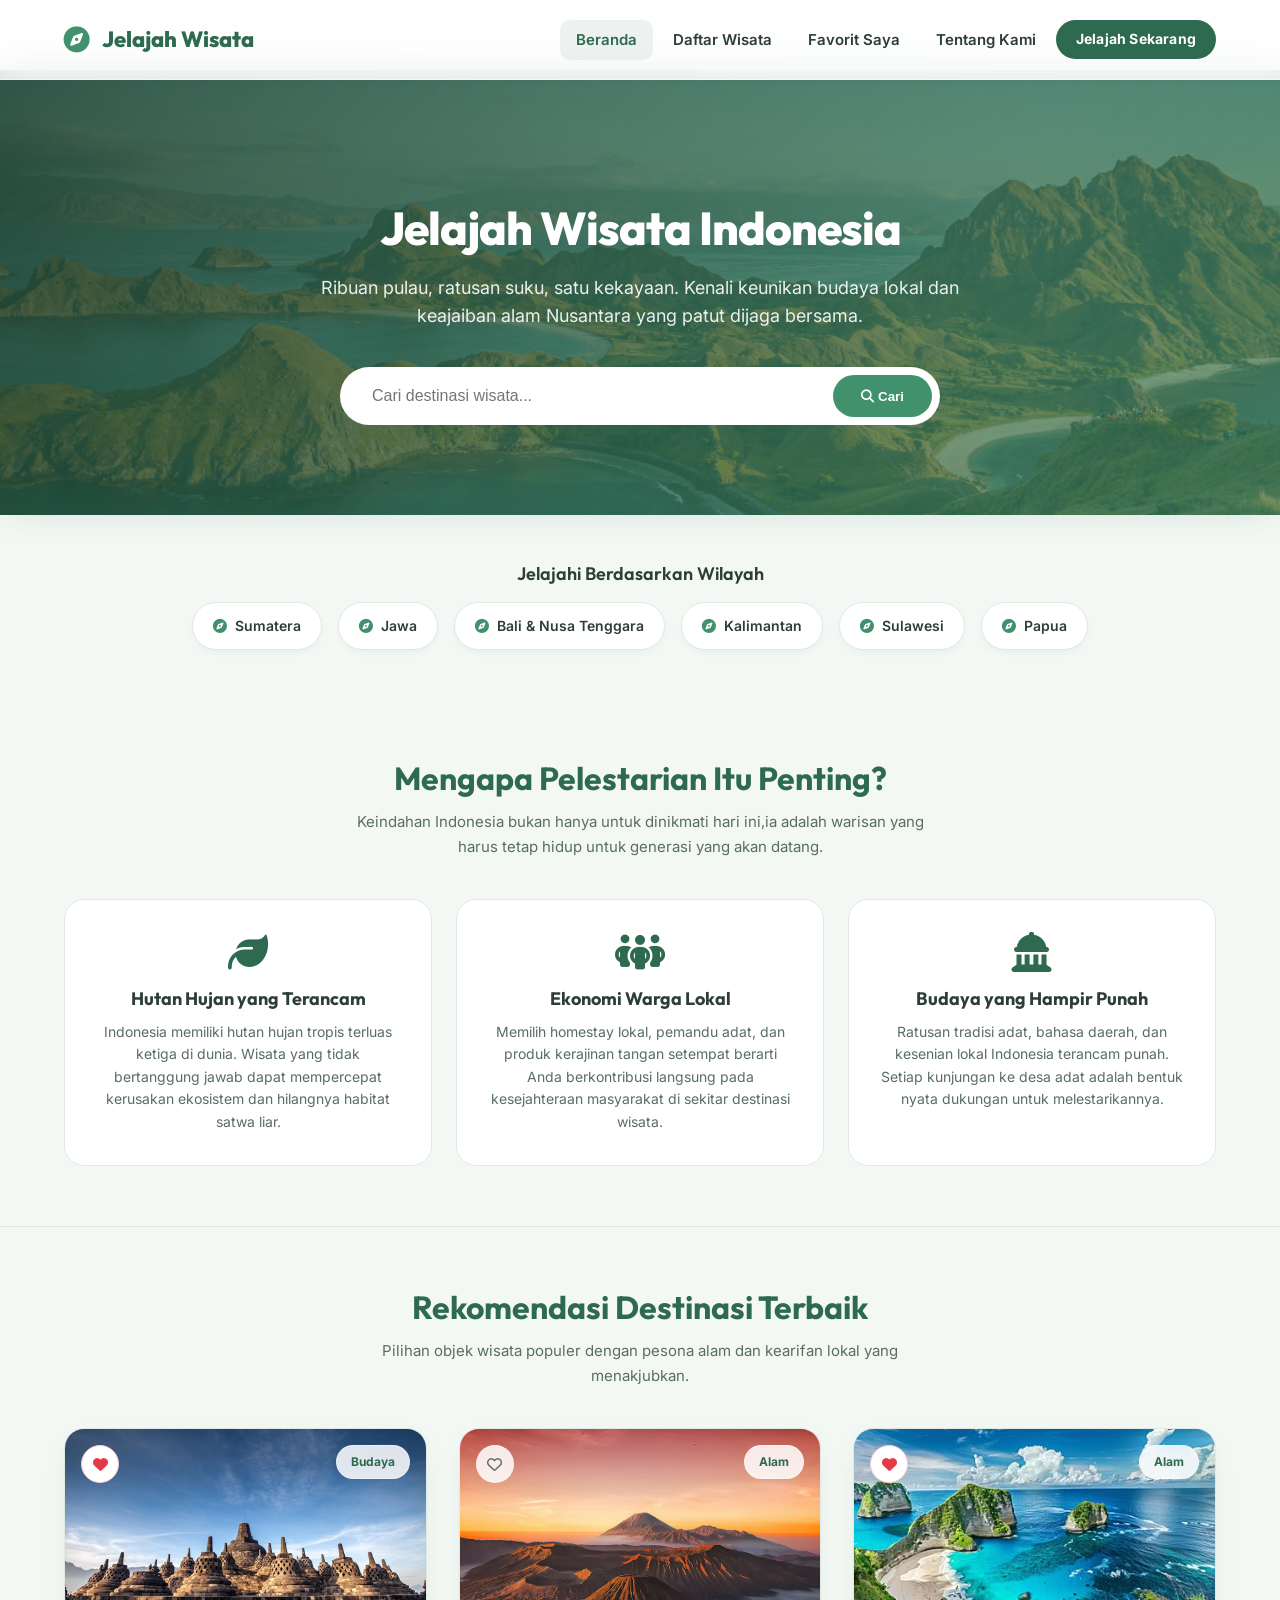
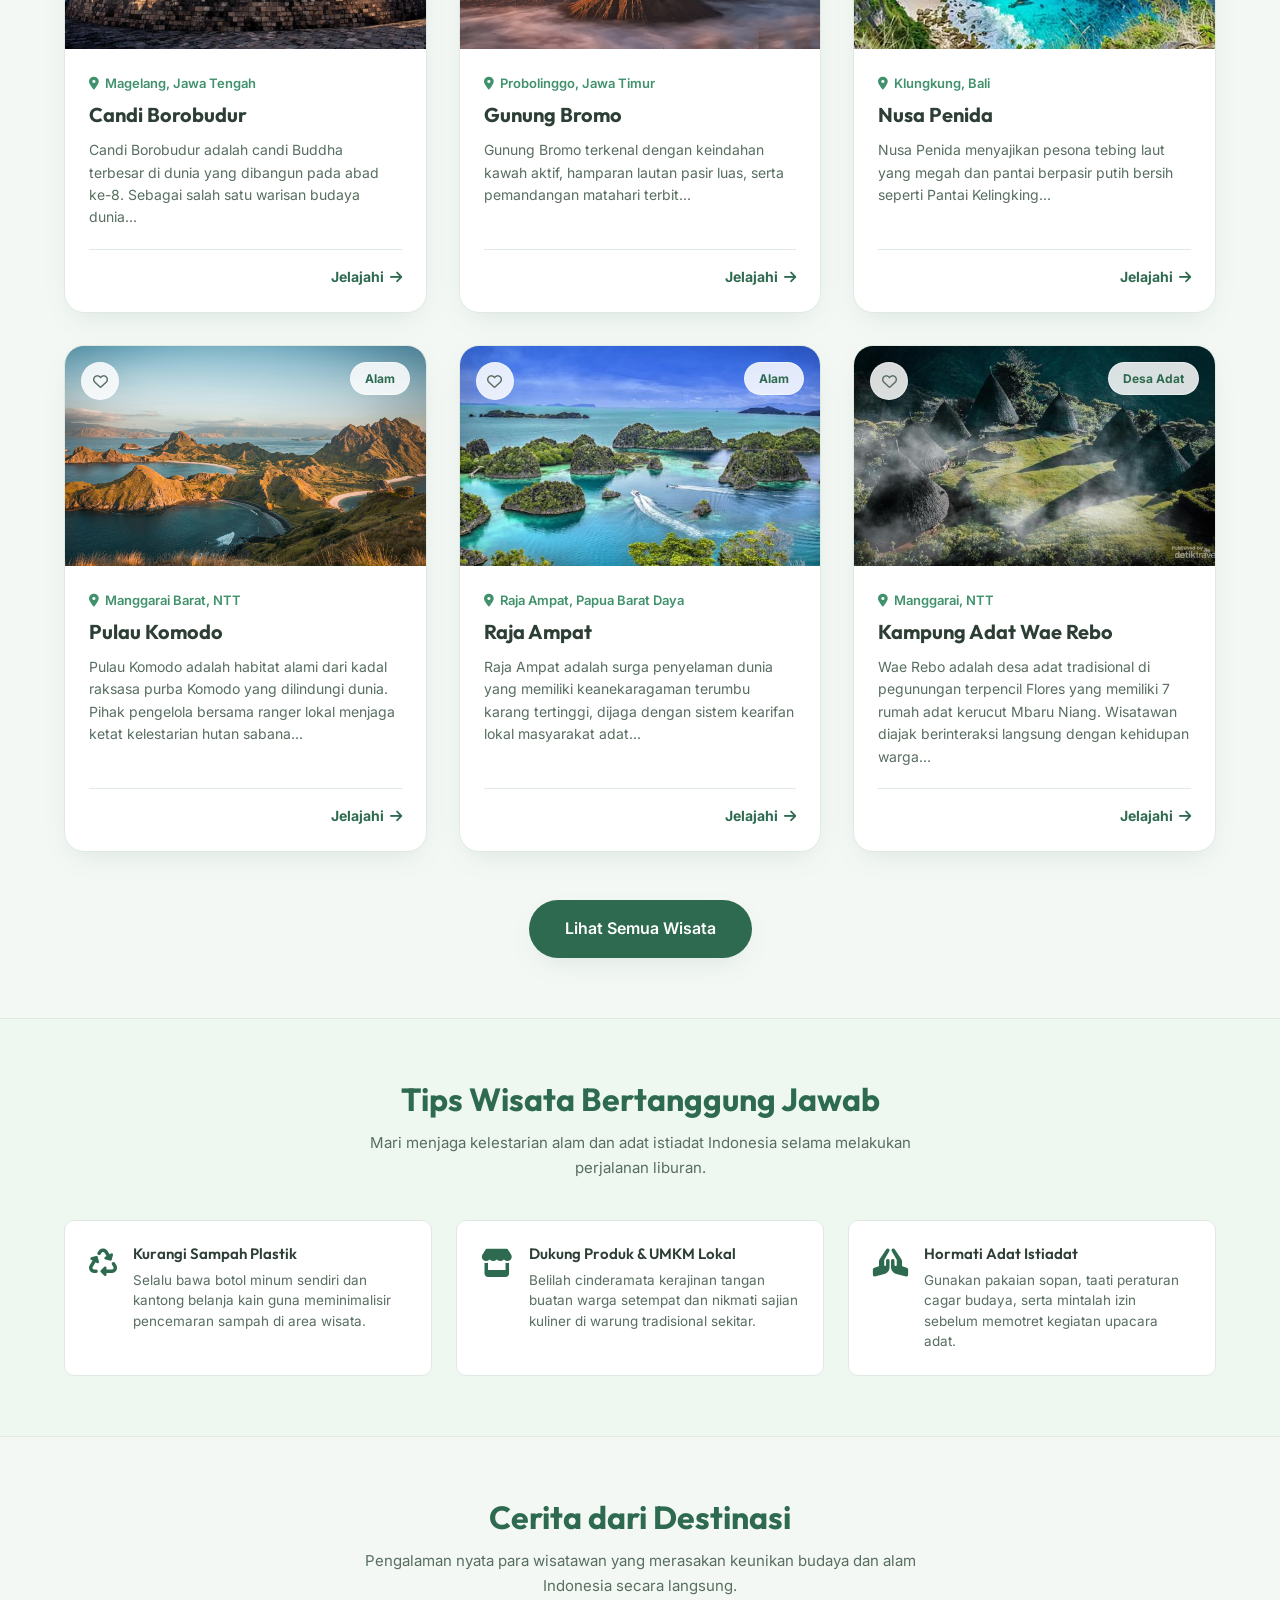
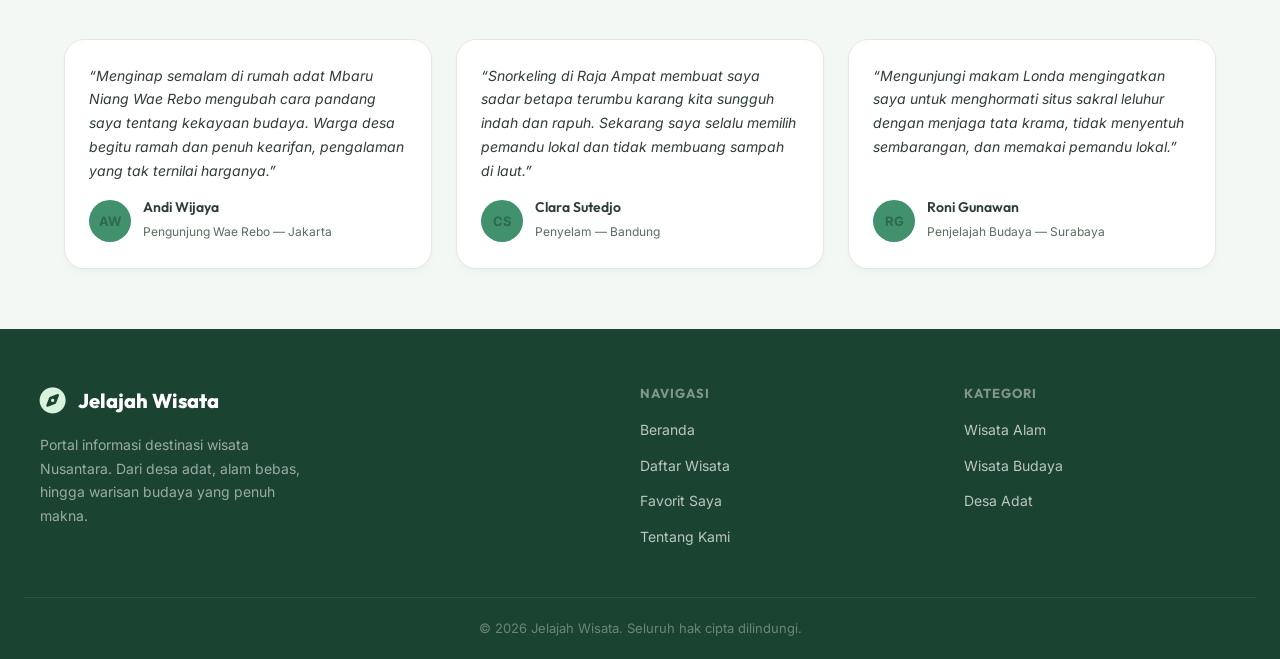
<file: index.html>
<!DOCTYPE html>
<html lang="id">

<head>
    <meta charset="UTF-8">
    <meta name="viewport" content="width=device-width, initial-scale=1.0">
    <title>Beranda - Jelajah Wisata Indonesia</title>


    <link rel="preconnect" href="https://fonts.googleapis.com">
    <link rel="preconnect" href="https://fonts.gstatic.com" crossorigin>
    <link
        href="https://fonts.googleapis.com/css2?family=Inter:wght@300;400;500;600;700&family=Outfit:wght@400;500;600;700;800&display=swap"
        rel="stylesheet">


    <link rel="stylesheet" href="https://cdnjs.cloudflare.com/ajax/libs/font-awesome/6.4.0/css/all.min.css">


    <link rel="stylesheet" href="styles.css">
</head>

<body>


    <header>
        <nav class="nav-container">
            <a href="index.html" class="logo">
                <i class="fa-solid fa-compass logo-icon"></i>
                <span>Jelajah Wisata</span>
            </a>


            <button class="mobile-toggle" aria-label="Toggle Navigation" id="mobile-toggle-btn">
                <i class="fa-solid fa-bars"></i>
            </button>


            <ul class="nav-links" id="nav-menu">
                <li><a href="index.html" class="nav-item active" id="nav-home">Beranda</a></li>
                <li><a href="explore.html" class="nav-item" id="nav-explore">Daftar Wisata</a></li>
                <li><a href="favorites.html" class="nav-item" id="nav-favorites">Favorit Saya</a></li>
                <li><a href="tentang.html" class="nav-item" id="nav-tentang">Tentang Kami</a></li>
                <li><a href="explore.html" class="nav-item nav-cta" id="nav-cta">Jelajah Sekarang</a></li>
            </ul>
        </nav>
    </header>


    <main id="app">


        <div class="hero">
            <h1>Jelajah Wisata Indonesia</h1>
            <p>Ribuan pulau, ratusan suku, satu kekayaan. Kenali keunikan budaya lokal dan keajaiban alam Nusantara yang
                patut dijaga bersama.</p>
            <form id="hero-search-form" class="hero-search-box">
                <input type="text" placeholder="Cari destinasi wisata..." id="hero-search-input" required>
                <button type="submit"><i class="fa-solid fa-magnifying-glass"></i> Cari</button>
            </form>
        </div>


        <div class="region-filter-container">
            <h3 class="region-title">Jelajahi Berdasarkan Wilayah</h3>
            <div class="region-grid">
                <div class="region-card" data-region="Sumatera"><i class="fa-solid fa-compass"></i> Sumatera</div>
                <div class="region-card" data-region="Jawa"><i class="fa-solid fa-compass"></i> Jawa</div>
                <div class="region-card" data-region="Bali"><i class="fa-solid fa-compass"></i> Bali & Nusa Tenggara
                </div>
                <div class="region-card" data-region="Kalimantan"><i class="fa-solid fa-compass"></i> Kalimantan</div>
                <div class="region-card" data-region="Sulawesi"><i class="fa-solid fa-compass"></i> Sulawesi</div>
                <div class="region-card" data-region="Papua"><i class="fa-solid fa-compass"></i> Papua</div>
            </div>
        </div>


        <div class="page-section page-section--muted">
            <div class="section-inner">
                <div class="section-header">
                    <h2>Mengapa Pelestarian Itu Penting?</h2>
                    <p>Keindahan Indonesia bukan hanya untuk dinikmati hari ini,ia adalah warisan yang harus tetap hidup
                        untuk generasi yang akan datang.</p>
                </div>
                <div class="info-cards-grid">
                    <div class="info-card">
                        <i class="fa-solid fa-leaf info-card-icon"></i>
                        <h3>Hutan Hujan yang Terancam</h3>
                        <p>Indonesia memiliki hutan hujan tropis terluas ketiga di dunia. Wisata yang tidak bertanggung
                            jawab dapat mempercepat kerusakan ekosistem dan hilangnya habitat satwa liar.</p>
                    </div>
                    <div class="info-card">
                        <i class="fa-solid fa-people-group info-card-icon"></i>
                        <h3>Ekonomi Warga Lokal</h3>
                        <p>Memilih homestay lokal, pemandu adat, dan produk kerajinan tangan setempat berarti Anda
                            berkontribusi langsung pada kesejahteraan masyarakat di sekitar destinasi wisata.</p>
                    </div>
                    <div class="info-card">
                        <i class="fa-solid fa-landmark-dome info-card-icon"></i>
                        <h3>Budaya yang Hampir Punah</h3>
                        <p>Ratusan tradisi adat, bahasa daerah, dan kesenian lokal Indonesia terancam punah. Setiap
                            kunjungan ke desa adat adalah bentuk nyata dukungan untuk melestarikannya.</p>
                    </div>
                </div>
            </div>
        </div>


        <div class="page-section">
            <div class="section-inner">
                <div class="section-header">
                    <h2>Rekomendasi Destinasi Terbaik</h2>
                    <p>Pilihan objek wisata populer dengan pesona alam dan kearifan lokal yang menakjubkan.</p>
                </div>

                <div class="cards-grid" id="home-featured-grid">

                    <div class="wisata-card" data-id="1" data-cat="Budaya" data-region="Jawa"
                        data-name="Candi Borobudur">
                        <div class="card-img-wrapper">
                            <img src="asset/borobudur.jpg" alt="Candi Borobudur">
                            <span class="card-badge">Budaya</span>
                            <button class="card-favorite-btn" onclick="appToggleFavorite(1, event)"
                                title="Simpan ke Favorit">
                                <i class="fa-regular fa-heart"></i>
                            </button>
                        </div>
                        <div class="card-info">
                            <span class="card-location"><i class="fa-solid fa-location-dot"></i> Magelang, Jawa
                                Tengah</span>
                            <h3>Candi Borobudur</h3>
                            <p class="card-desc">Candi Borobudur adalah candi Buddha terbesar di dunia yang dibangun
                                pada abad ke-8. Sebagai salah satu warisan budaya dunia...</p>
                            <div class="card-footer">
                                <a href="detail.html?id=1" class="card-btn">Jelajahi <i
                                        class="fa-solid fa-arrow-right"></i></a>
                            </div>
                        </div>
                    </div>


                    <div class="wisata-card" data-id="2" data-cat="Alam" data-region="Jawa" data-name="Gunung Bromo">
                        <div class="card-img-wrapper">
                            <img src="asset/bromo.jpg" alt="Gunung Bromo">
                            <span class="card-badge">Alam</span>
                            <button class="card-favorite-btn" onclick="appToggleFavorite(2, event)"
                                title="Simpan ke Favorit">
                                <i class="fa-regular fa-heart"></i>
                            </button>
                        </div>
                        <div class="card-info">
                            <span class="card-location"><i class="fa-solid fa-location-dot"></i> Probolinggo, Jawa
                                Timur</span>
                            <h3>Gunung Bromo</h3>
                            <p class="card-desc">Gunung Bromo terkenal dengan keindahan kawah aktif, hamparan lautan
                                pasir luas, serta pemandangan matahari terbit...</p>
                            <div class="card-footer">
                                <a href="detail.html?id=2" class="card-btn">Jelajahi <i
                                        class="fa-solid fa-arrow-right"></i></a>
                            </div>
                        </div>
                    </div>


                    <div class="wisata-card" data-id="3" data-cat="Alam" data-region="Bali" data-name="Nusa Penida">
                        <div class="card-img-wrapper">
                            <img src="asset/nusapenida.jpg" alt="Nusa Penida">
                            <span class="card-badge">Alam</span>
                            <button class="card-favorite-btn" onclick="appToggleFavorite(3, event)"
                                title="Simpan ke Favorit">
                                <i class="fa-regular fa-heart"></i>
                            </button>
                        </div>
                        <div class="card-info">
                            <span class="card-location"><i class="fa-solid fa-location-dot"></i> Klungkung, Bali</span>
                            <h3>Nusa Penida</h3>
                            <p class="card-desc">Nusa Penida menyajikan pesona tebing laut yang megah dan pantai
                                berpasir putih bersih seperti Pantai Kelingking...</p>
                            <div class="card-footer">
                                <a href="detail.html?id=3" class="card-btn">Jelajahi <i
                                        class="fa-solid fa-arrow-right"></i></a>
                            </div>
                        </div>
                    </div>


                    <div class="wisata-card" data-id="6" data-cat="Alam" data-region="Bali" data-name="Pulau Komodo">
                        <div class="card-img-wrapper">
                            <img src="asset/pulaukomodo.jpg" alt="Pulau Komodo">
                            <span class="card-badge">Alam</span>
                            <button class="card-favorite-btn" onclick="appToggleFavorite(6, event)"
                                title="Simpan ke Favorit">
                                <i class="fa-regular fa-heart"></i>
                            </button>
                        </div>
                        <div class="card-info">
                            <span class="card-location"><i class="fa-solid fa-location-dot"></i> Manggarai Barat,
                                NTT</span>
                            <h3>Pulau Komodo</h3>
                            <p class="card-desc">Pulau Komodo adalah habitat alami dari kadal raksasa purba Komodo yang
                                dilindungi dunia. Pihak pengelola bersama ranger lokal menjaga ketat kelestarian hutan
                                sabana...</p>
                            <div class="card-footer">
                                <a href="detail.html?id=6" class="card-btn">Jelajahi <i
                                        class="fa-solid fa-arrow-right"></i></a>
                            </div>
                        </div>
                    </div>


                    <div class="wisata-card" data-id="7" data-cat="Alam" data-region="Papua" data-name="Raja Ampat">
                        <div class="card-img-wrapper">
                            <img src="asset/rajaampat.jpeg" alt="Raja Ampat">
                            <span class="card-badge">Alam</span>
                            <button class="card-favorite-btn" onclick="appToggleFavorite(7, event)"
                                title="Simpan ke Favorit">
                                <i class="fa-regular fa-heart"></i>
                            </button>
                        </div>
                        <div class="card-info">
                            <span class="card-location"><i class="fa-solid fa-location-dot"></i> Raja Ampat, Papua Barat
                                Daya</span>
                            <h3>Raja Ampat</h3>
                            <p class="card-desc">Raja Ampat adalah surga penyelaman dunia yang memiliki keanekaragaman
                                terumbu karang tertinggi, dijaga dengan sistem kearifan lokal masyarakat adat...</p>
                            <div class="card-footer">
                                <a href="detail.html?id=7" class="card-btn">Jelajahi <i
                                        class="fa-solid fa-arrow-right"></i></a>
                            </div>
                        </div>
                    </div>


                    <div class="wisata-card" data-id="9" data-cat="Desa Adat" data-region="NTT"
                        data-name="Kampung Adat Wae Rebo">
                        <div class="card-img-wrapper">
                            <img src="asset/waerebo.jpeg" alt="Kampung Adat Wae Rebo">
                            <span class="card-badge">Desa Adat</span>
                            <button class="card-favorite-btn" onclick="appToggleFavorite(9, event)"
                                title="Simpan ke Favorit">
                                <i class="fa-regular fa-heart"></i>
                            </button>
                        </div>
                        <div class="card-info">
                            <span class="card-location"><i class="fa-solid fa-location-dot"></i> Manggarai, NTT</span>
                            <h3>Kampung Adat Wae Rebo</h3>
                            <p class="card-desc">Wae Rebo adalah desa adat tradisional di pegunungan terpencil Flores
                                yang memiliki 7 rumah adat kerucut Mbaru Niang. Wisatawan diajak berinteraksi langsung
                                dengan kehidupan warga...</p>
                            <div class="card-footer">
                                <a href="detail.html?id=9" class="card-btn">Jelajahi <i
                                        class="fa-solid fa-arrow-right"></i></a>
                            </div>
                        </div>
                    </div>
                </div>

                <div class="home-action">
                    <a href="explore.html" class="btn-large">Lihat Semua Wisata</a>
                </div>
            </div>
        </div>


        <div class="page-section page-section--alt">
            <div class="section-inner">
                <div class="section-header">
                    <h2>Tips Wisata Bertanggung Jawab</h2>
                    <p>Mari menjaga kelestarian alam dan adat istiadat Indonesia selama melakukan perjalanan liburan.
                    </p>
                </div>
                <div class="tips-grid">
                    <div class="tip-card">
                        <i class="fa-solid fa-recycle tip-card-icon"></i>
                        <div>
                            <h4>Kurangi Sampah Plastik</h4>
                            <p>Selalu bawa botol minum sendiri dan kantong belanja kain guna meminimalisir pencemaran
                                sampah di area wisata.</p>
                        </div>
                    </div>
                    <div class="tip-card">
                        <i class="fa-solid fa-store tip-card-icon"></i>
                        <div>
                            <h4>Dukung Produk &amp; UMKM Lokal</h4>
                            <p>Belilah cinderamata kerajinan tangan buatan warga setempat dan nikmati sajian kuliner di
                                warung tradisional sekitar.</p>
                        </div>
                    </div>
                    <div class="tip-card">
                        <i class="fa-solid fa-hands-praying tip-card-icon"></i>
                        <div>
                            <h4>Hormati Adat Istiadat</h4>
                            <p>Gunakan pakaian sopan, taati peraturan cagar budaya, serta mintalah izin sebelum memotret
                                kegiatan upacara adat.</p>
                        </div>
                    </div>
                </div>
            </div>
        </div>


        <div class="page-section">
            <div class="section-inner">
                <div class="section-header">
                    <h2>Cerita dari Destinasi</h2>
                    <p>Pengalaman nyata para wisatawan yang merasakan keunikan budaya dan alam Indonesia secara
                        langsung.</p>
                </div>
                <div class="testimonial-grid">
                    <div class="testimonial-card">
                        <blockquote>&ldquo;Menginap semalam di rumah adat Mbaru Niang Wae Rebo mengubah cara pandang
                            saya tentang kekayaan budaya. Warga desa begitu ramah dan penuh kearifan, pengalaman yang
                            tak ternilai harganya.&rdquo;</blockquote>
                        <div class="testimonial-author">
                            <div class="avatar-circle">AW</div>
                            <div>
                                <h4>Andi Wijaya</h4>
                                <span>Pengunjung Wae Rebo &mdash; Jakarta</span>
                            </div>
                        </div>
                    </div>
                    <div class="testimonial-card">
                        <blockquote>&ldquo;Snorkeling di Raja Ampat membuat saya sadar betapa terumbu karang kita
                            sungguh indah dan rapuh. Sekarang saya selalu memilih pemandu lokal dan tidak membuang
                            sampah di laut.&rdquo;</blockquote>
                        <div class="testimonial-author">
                            <div class="avatar-circle">CS</div>
                            <div>
                                <h4>Clara Sutedjo</h4>
                                <span>Penyelam &mdash; Bandung</span>
                            </div>
                        </div>
                    </div>
                    <div class="testimonial-card">
                        <blockquote>&ldquo;Mengunjungi makam Londa mengingatkan saya untuk menghormati situs sakral
                            leluhur dengan menjaga tata krama, tidak menyentuh sembarangan, dan memakai pemandu
                            lokal.&rdquo;</blockquote>
                        <div class="testimonial-author">
                            <div class="avatar-circle">RG</div>
                            <div>
                                <h4>Roni Gunawan</h4>
                                <span>Penjelajah Budaya &mdash; Surabaya</span>
                            </div>
                        </div>
                    </div>
                </div>
            </div>
        </div>

    </main>


    <footer>
        <div class="footer-inner">
            <div class="footer-about">
                <div class="footer-brand">
                    <i class="fa-solid fa-compass footer-logo-icon"></i>
                    <span class="footer-brand-name">Jelajah Wisata</span>
                </div>
                <p class="footer-tagline">Portal informasi destinasi wisata Nusantara. Dari desa adat, alam bebas,
                    hingga warisan budaya yang penuh makna.</p>
            </div>
            <div class="footer-col">
                <h4>Navigasi</h4>
                <ul>
                    <li><a href="index.html">Beranda</a></li>
                    <li><a href="explore.html">Daftar Wisata</a></li>
                    <li><a href="favorites.html">Favorit Saya</a></li>
                    <li><a href="tentang.html">Tentang Kami</a></li>
                </ul>
            </div>
            <div class="footer-col">
                <h4>Kategori</h4>
                <ul>
                    <li><a href="explore.html">Wisata Alam</a></li>
                    <li><a href="explore.html">Wisata Budaya</a></li>
                    <li><a href="explore.html">Desa Adat</a></li>
                </ul>
            </div>
        </div>
        <div class="footer-bottom">
            <p>&copy; 2026 Jelajah Wisata. Seluruh hak cipta dilindungi.</p>
        </div>
    </footer>


    <div class="toast-container" id="toast-container"></div>


    <script src="app.js" defer></script>
</body>

</html>
</file>
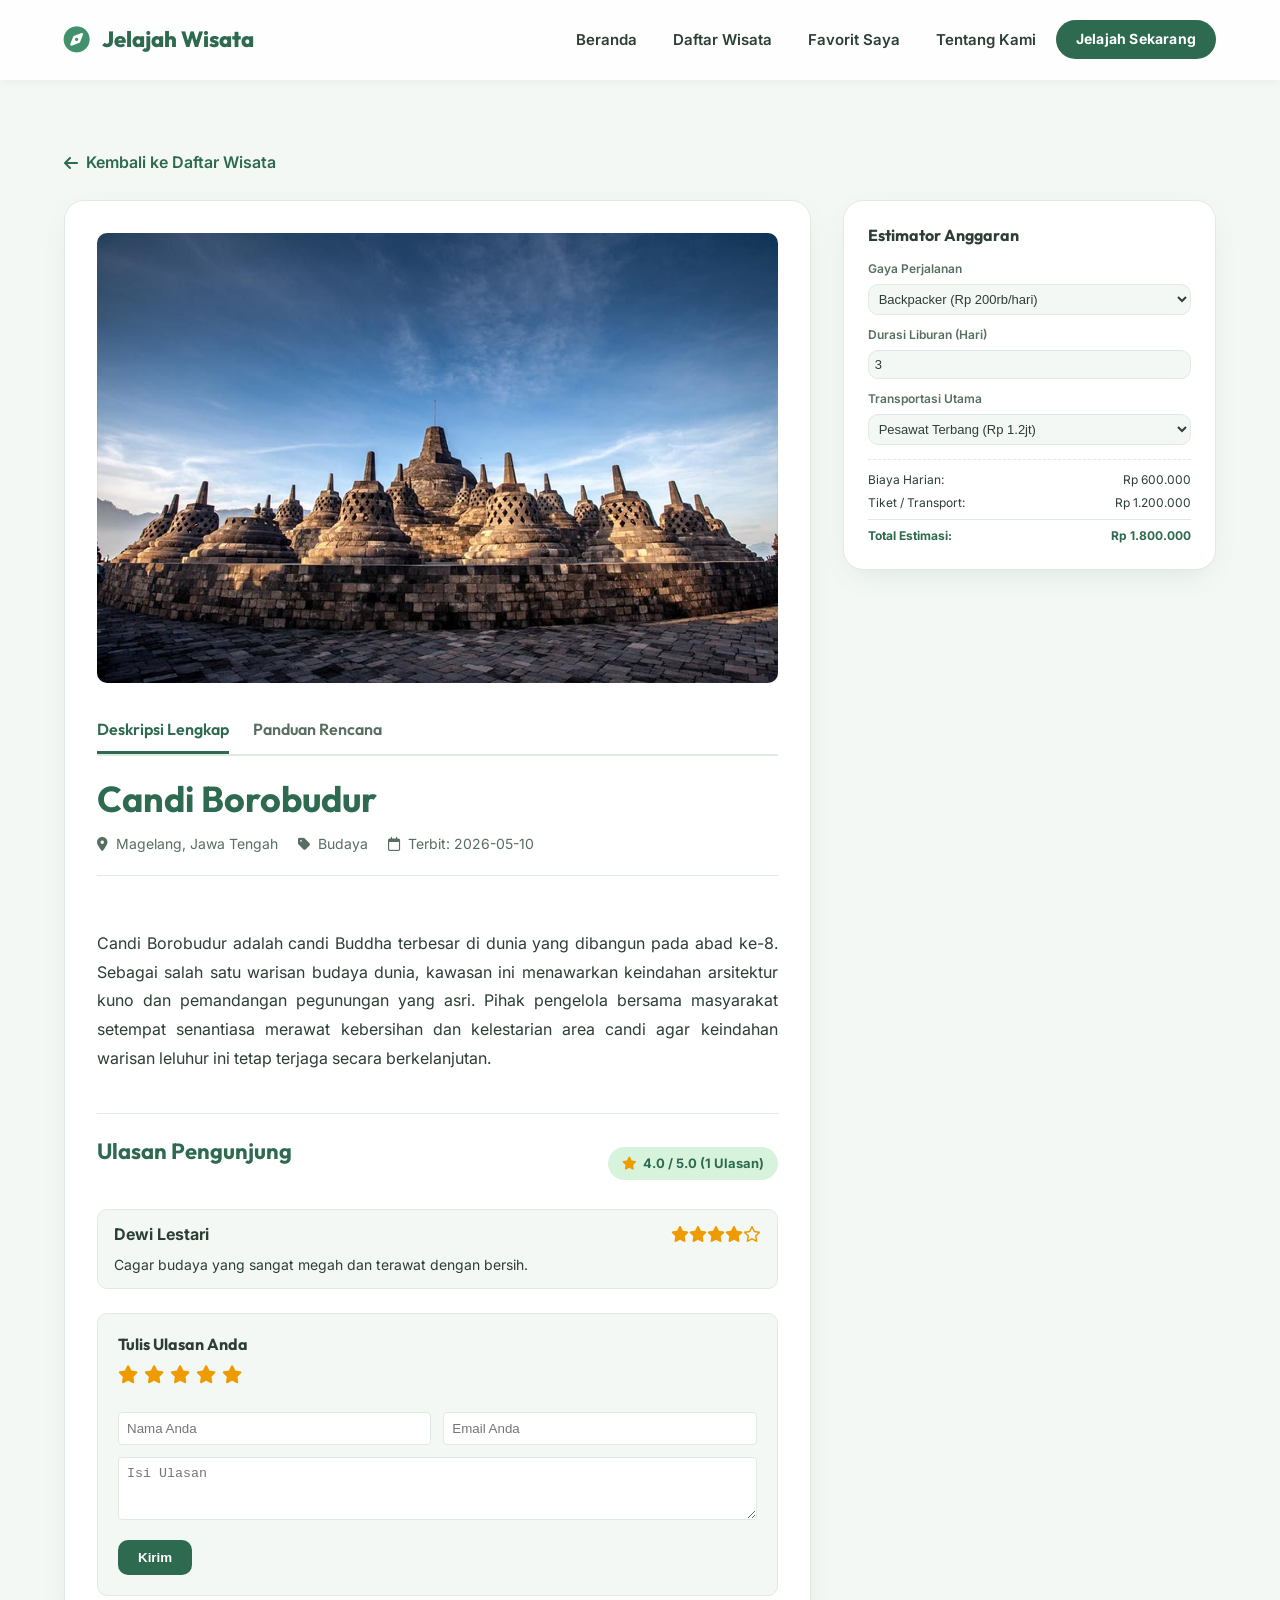
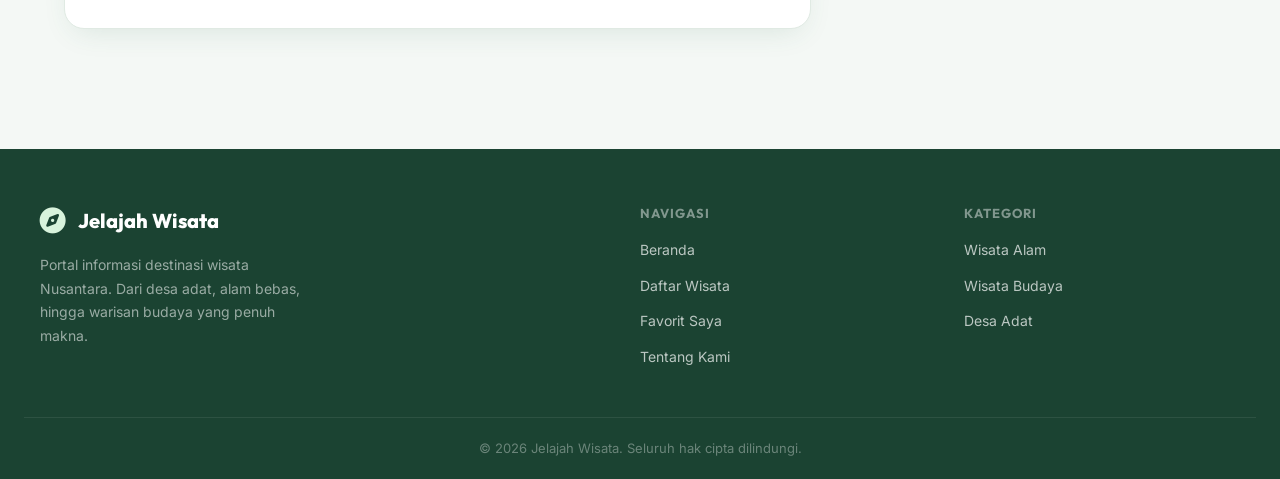
<file: detail.html>
<!DOCTYPE html>
<html lang="id">

<head>
    <meta charset="UTF-8">
    <meta name="viewport" content="width=device-width, initial-scale=1.0">
    <title>Detail Wisata - Jelajah Wisata Indonesia</title>


    <link rel="preconnect" href="https://fonts.googleapis.com">
    <link rel="preconnect" href="https://fonts.gstatic.com" crossorigin>
    <link
        href="https://fonts.googleapis.com/css2?family=Inter:wght@300;400;500;600;700&family=Outfit:wght@400;500;600;700;800&display=swap"
        rel="stylesheet">


    <link rel="stylesheet" href="https://cdnjs.cloudflare.com/ajax/libs/font-awesome/6.4.0/css/all.min.css">


    <link rel="stylesheet" href="styles.css">
</head>

<body>


    <header>
        <nav class="nav-container">
            <a href="index.html" class="logo">
                <i class="fa-solid fa-compass logo-icon"></i>
                <span>Jelajah Wisata</span>
            </a>


            <button class="mobile-toggle" aria-label="Toggle Navigation" id="mobile-toggle-btn">
                <i class="fa-solid fa-bars"></i>
            </button>


            <ul class="nav-links" id="nav-menu">
                <li><a href="index.html" class="nav-item" id="nav-home">Beranda</a></li>
                <li><a href="explore.html" class="nav-item" id="nav-explore">Daftar Wisata</a></li>
                <li><a href="favorites.html" class="nav-item" id="nav-favorites">Favorit Saya</a></li>
                <li><a href="tentang.html" class="nav-item" id="nav-tentang">Tentang Kami</a></li>
                <li><a href="explore.html" class="nav-item nav-cta" id="nav-cta">Jelajah Sekarang</a></li>
            </ul>
        </nav>
    </header>


    <main id="app">


        <div id="detail-1" class="view-section detail-view-section" style="display:none; padding: 40px 0;">
            <div class="detail-layout">
                <a href="explore.html" class="btn-back-link"><i class="fa-solid fa-arrow-left"></i> Kembali ke Daftar
                    Wisata</a>
                <div class="detail-grid">
                    <div class="detail-main">
                        <div class="detail-img-container">
                            <img src="asset/borobudur.jpg" id="main-detail-img-1" alt="Candi Borobudur">
                        </div>
                        
                        <div class="detail-tabs-selector"
                            style="display:flex; border-bottom:2px solid #E0EAE3; margin-bottom:20px; gap:24px;">
                            <button class="detail-tab-btn active"
                                onclick="switchTab('detail-1', 'tab-deskripsi-1', this)">Deskripsi Lengkap</button>
                            <button class="detail-tab-btn"
                                onclick="switchTab('detail-1', 'tab-itinerary-1', this)">Panduan Rencana</button>
                        </div>
                        <div class="detail-tab-content active" id="tab-deskripsi-1">
                            <div class="detail-header" style="margin-bottom: 20px;">
                                <h1>Candi Borobudur</h1>
                                <div class="detail-meta">
                                    <span><i class="fa-solid fa-location-dot"></i> Magelang, Jawa Tengah</span>
                                    <span><i class="fa-solid fa-tag"></i> Budaya</span>
                                    <span><i class="fa-regular fa-calendar"></i> Terbit: 2026-05-10</span>
                                </div>
                            </div>
                            <div class="detail-description">
                                Candi Borobudur adalah candi Buddha terbesar di dunia yang dibangun pada abad ke-8. Sebagai salah satu warisan budaya dunia, kawasan ini menawarkan keindahan arsitektur kuno dan pemandangan pegunungan yang asri. Pihak pengelola bersama masyarakat setempat senantiasa merawat kebersihan dan kelestarian area candi agar keindahan warisan leluhur ini tetap terjaga secara berkelanjutan.
                            </div>
                        </div>
                        <div class="detail-tab-content" id="tab-itinerary-1" style="display:none;">
                            <h2 style="font-size:20px; color:#2D6A4F; margin-bottom:16px;">Saran Rencana Kunjungan (3
                                Hari 2 Malam)</h2>
                            <div class="itinerary-timeline"
                                style="display:flex; flex-direction:column; gap:20px; position:relative; padding-left:24px; border-left: 2px solid #40916C;">
                                <div class="itinerary-step" style="position:relative;">
                                    <div
                                        style="position:absolute; left:-33px; top:4px; width:16px; height:16px; border-radius:50%; background:#2D6A4F; border:4px solid #FFFFFF;">
                                    </div>
                                    <h4 style="color:#2D6A4F; font-size:16px;">Hari 1: Kedatangan & Bersepeda Desa</h4>
                                    <p style="font-size:13.5px; color:#586E60; margin-top:4px;">Tiba di
                                        penginapan/homestay sekitar Borobudur. Sore hari bersepeda santai melintasi
                                        areal persawahan dan singgah di sentra pembuatan tahu lokal.</p>
                                </div>
                                <div class="itinerary-step" style="position:relative;">
                                    <div
                                        style="position:absolute; left:-33px; top:4px; width:16px; height:16px; border-radius:50%; background:#2D6A4F; border:4px solid #FFFFFF;">
                                    </div>
                                    <h4 style="color:#2D6A4F; font-size:16px;">Hari 2: Sunrise Punthuk & Eksplorasi
                                        Candi</h4>
                                    <p style="font-size:13.5px; color:#586E60; margin-top:4px;">Menyaksikan panorama
                                        matahari terbit berlatar Borobudur di Punthuk Setumbu. Lanjut menaiki struktur
                                        candi didampingi local guide berlisensi.</p>
                                </div>
                                <div class="itinerary-step" style="position:relative;">
                                    <div
                                        style="position:absolute; left:-33px; top:4px; width:16px; height:16px; border-radius:50%; background:#2D6A4F; border:4px solid #FFFFFF;">
                                    </div>
                                    <h4 style="color:#2D6A4F; font-size:16px;">Hari 3: Sentra Kerajinan & Kepulangan
                                    </h4>
                                    <p style="font-size:13.5px; color:#586E60; margin-top:4px;">Berkunjung ke galeri
                                        kerajinan gerabah Karanganyar untuk cinderamata. Check-out dari homestay dan
                                        transfer kembali ke titik kepulangan.</p>
                                </div>
                            </div>
                        </div>


                        <div class="reviews-section"
                            style="margin-top:40px; border-top:1px solid #E0EAE3; padding-top:24px;">
                            <div
                                style="display:flex; justify-content:space-between; align-items:center; margin-bottom:20px;">
                                <h3>Ulasan Pengunjung</h3>
                                <div class="avg-rating-badge" id="avg-badge-1"
                                    style="background:#D8F3DC; padding:6px 14px; border-radius:30px; font-weight:700; color:#2D6A4F; font-size:13px; display:flex; align-items:center; gap:6px;">
                                    <i class="fa-solid fa-star" style="color:#EE9B00;"></i> 4.0 / 5.0 (1 Ulasan)
                                </div>
                            </div>
                            <div class="comments-list" id="comments-list-1" style="margin-bottom:24px;">
                                <div class="review-item" style="border-bottom:1px solid #E0EAE3; padding:12px 16px;">
                                    <div style="display:flex; justify-content:space-between; margin-bottom:6px;">
                                        <strong>Dewi Lestari</strong>
                                        <span style="color:#EE9B00;"><i class="fa-solid fa-star"></i><i
                                                class="fa-solid fa-star"></i><i class="fa-solid fa-star"></i><i
                                                class="fa-solid fa-star"></i><i class="fa-regular fa-star"></i></span>
                                    </div>
                                    <p style="font-size:14px; color:#2D3E35;">Cagar budaya yang sangat megah dan terawat
                                        dengan bersih.</p>
                                </div>
                            </div>
                            <form class="comment-form" onsubmit="submitLocalComment(1, event)"
                                style="background:#F4F8F5; padding:20px; border-radius:10px;">
                                <h4 style="margin-bottom:12px;">Tulis Ulasan Anda</h4>
                                <div class="form-group" style="margin-bottom:12px;">
                                    <div class="star-rating-input"
                                        style="font-size:18px; color:#EE9B00; cursor:pointer; display:flex; gap:6px;">
                                        <i class="fa-solid fa-star" onclick="setRatingStar(this, 1)"></i>
                                        <i class="fa-solid fa-star" onclick="setRatingStar(this, 2)"></i>
                                        <i class="fa-solid fa-star" onclick="setRatingStar(this, 3)"></i>
                                        <i class="fa-solid fa-star" onclick="setRatingStar(this, 4)"></i>
                                        <i class="fa-solid fa-star" onclick="setRatingStar(this, 5)"></i>
                                    </div>
                                </div>
                                <div class="form-row"
                                    style="display:grid; grid-template-columns:1fr 1fr; gap:12px; margin-bottom:12px;">
                                    <input type="text" placeholder="Nama Anda" class="author-name"
                                        style="padding:8px; border:1px solid #E0EAE3; border-radius:4px;" required>
                                    <input type="email" placeholder="Email Anda"
                                        style="padding:8px; border:1px solid #E0EAE3; border-radius:4px;" required>
                                </div>
                                <textarea class="author-msg" rows="3" placeholder="Isi Ulasan"
                                    style="width:100%; padding:8px; border:1px solid #E0EAE3; border-radius:4px; margin-bottom:12px;"
                                    required></textarea>
                                <button type="submit" class="btn-submit"
                                    style="padding:10px 20px; font-weight:600;">Kirim</button>
                            </form>
                        </div>
                    </div>


                    <div class="detail-sidebar">
                        <div class="widget" id="calc-widget-1">
                            <h3 style="font-size:16px; margin-bottom:14px;">Estimator
                                Anggaran</h3>
                            <div class="form-group" style="margin-bottom:10px;">
                                <label style="font-size:12px; color:#586E60;">Gaya Perjalanan</label>
                                <select class="calc-class" onchange="calculateLocalBudget('detail-1')"
                                    style="width:100%; padding:6px; font-size:13px;">
                                    <option value="200000" selected>Backpacker (Rp 200rb/hari)</option>
                                    <option value="600000">Standard (Rp 600rb/hari)</option>
                                    <option value="2000000">Luxury (Rp 2jt/hari)</option>
                                </select>
                            </div>
                            <div class="form-group" style="margin-bottom:10px;">
                                <label style="font-size:12px; color:#586E60;">Durasi Liburan (Hari)</label>
                                <input type="number" class="calc-duration" oninput="calculateLocalBudget('detail-1')"
                                    min="1" max="30" value="3" style="width:100%; padding:6px; font-size:13px;">
                            </div>
                            <div class="form-group" style="margin-bottom:14px;">
                                <label style="font-size:12px; color:#586E60;">Transportasi Utama</label>
                                <select class="calc-transport" onchange="calculateLocalBudget('detail-1')"
                                    style="width:100%; padding:6px; font-size:13px;">
                                    <option value="0">Transportasi Lokal (Rp 0)</option>
                                    <option value="300000">Kereta Api (Rp 300rb)</option>
                                    <option value="500000">Sewa Mobil (Rp 500rb)</option>
                                    <option value="1200000" selected>Pesawat Terbang (Rp 1.2jt)</option>
                                </select>
                            </div>
                            <div style="border-top:1px dashed #E0EAE3; padding-top:10px; font-size:12px;">
                                <div style="display:flex; justify-content:space-between; margin-bottom:4px;">
                                    <span>Biaya Harian:</span>
                                    <span class="label-daily-cost">Rp 600.000</span>
                                </div>
                                <div style="display:flex; justify-content:space-between; margin-bottom:6px;">
                                    <span>Tiket / Transport:</span>
                                    <span class="label-trans-cost">Rp 1.200.000</span>
                                </div>
                                <div
                                    style="display:flex; justify-content:space-between; font-weight:700; color:#2D6A4F; border-top:1px solid #E0EAE3; padding-top:6px;">
                                    <span>Total Estimasi:</span>
                                    <span class="label-total-cost">Rp 1.800.000</span>
                                </div>
                            </div>
                        </div>
                    </div>
                </div>
            </div>
        </div>


        <div id="detail-2" class="view-section detail-view-section" style="display:none; padding: 40px 0;">
            <div class="detail-layout">
                <a href="explore.html" class="btn-back-link"><i class="fa-solid fa-arrow-left"></i> Kembali ke Daftar
                    Wisata</a>
                <div class="detail-grid">
                    <div class="detail-main">
                        <div class="detail-img-container">
                            <img src="asset/bromo.jpg" id="main-detail-img-2" alt="Gunung Bromo">
                        </div>
                        
                        <div class="detail-tabs-selector"
                            style="display:flex; border-bottom:2px solid #E0EAE3; margin-bottom:20px; gap:24px;">
                            <button class="detail-tab-btn active"
                                onclick="switchTab('detail-2', 'tab-deskripsi-2', this)">Deskripsi Lengkap</button>
                            <button class="detail-tab-btn"
                                onclick="switchTab('detail-2', 'tab-itinerary-2', this)">Panduan Rencana</button>
                        </div>
                        <div class="detail-tab-content active" id="tab-deskripsi-2">
                            <div class="detail-header" style="margin-bottom: 20px;">
                                <h1>Gunung Bromo</h1>
                                <div class="detail-meta">
                                    <span><i class="fa-solid fa-location-dot"></i> Probolinggo, Jawa Timur</span>
                                    <span><i class="fa-solid fa-tag"></i> Alam</span>
                                    <span><i class="fa-regular fa-calendar"></i> Terbit: 2026-05-12</span>
                                </div>
                            </div>
                            <div class="detail-description">
                                Gunung Bromo terkenal dengan keindahan kawah aktif, hamparan lautan pasir luas, serta pemandangan matahari terbit yang memukau. Kunjungan ke Bromo dikelola bersama oleh warga lokal Tengger, termasuk persewaan jip dan pemandu wisata tradisional, guna mendukung ekonomi masyarakat setempat sekaligus menjaga kebersihan kawasan taman nasional.
                            </div>
                        </div>
                        <div class="detail-tab-content" id="tab-itinerary-2" style="display:none;">
                            <h2 style="font-size:20px; color:#2D6A4F; margin-bottom:16px;">Saran Rencana Kunjungan (3
                                Hari 2 Malam)</h2>
                            <div class="itinerary-timeline"
                                style="display:flex; flex-direction:column; gap:20px; position:relative; padding-left:24px; border-left: 2px solid #40916C;">
                                <div class="itinerary-step" style="position:relative;">
                                    <div
                                        style="position:absolute; left:-33px; top:4px; width:16px; height:16px; border-radius:50%; background:#2D6A4F; border:4px solid #FFFFFF;">
                                    </div>
                                    <h4 style="color:#2D6A4F; font-size:16px;">Hari 1: Kedatangan di Cemoro Lawang</h4>
                                    <p style="font-size:13.5px; color:#586E60; margin-top:4px;">Tiba di penginapan
                                        lereng Bromo. Berjalan santai menikmati pemandangan kabut sore hari di bibir
                                        kaldera Bromo.</p>
                                </div>
                                <div class="itinerary-step" style="position:relative;">
                                    <div
                                        style="position:absolute; left:-33px; top:4px; width:16px; height:16px; border-radius:50%; background:#2D6A4F; border:4px solid #FFFFFF;">
                                    </div>
                                    <h4 style="color:#2D6A4F; font-size:16px;">Hari 2: Sunrise Penanjakan & Kawah Bromo
                                    </h4>
                                    <p style="font-size:13.5px; color:#586E60; margin-top:4px;">Pukul 03.00 pagi naik
                                        jip lokal menuju Penanjakan 1. Turun melintasi laut pasir, berjalan kaki menuju
                                        puncak tangga kawah aktif.</p>
                                </div>
                                <div class="itinerary-step" style="position:relative;">
                                    <div
                                        style="position:absolute; left:-33px; top:4px; width:16px; height:16px; border-radius:50%; background:#2D6A4F; border:4px solid #FFFFFF;">
                                    </div>
                                    <h4 style="color:#2D6A4F; font-size:16px;">Hari 3: Bukit Teletubbies & Kepulangan
                                    </h4>
                                    <p style="font-size:13.5px; color:#586E60; margin-top:4px;">Mengunjungi padang
                                        sabana hijau Bukit Teletubbies and Pasir Berbisik. Check-out hotel dan kembali
                                        ke Malang/Surabaya.</p>
                                </div>
                            </div>
                        </div>


                        <div class="reviews-section"
                            style="margin-top:40px; border-top:1px solid #E0EAE3; padding-top:24px;">
                            <div
                                style="display:flex; justify-content:space-between; align-items:center; margin-bottom:20px;">
                                <h3>Ulasan Pengunjung</h3>
                                <div class="avg-rating-badge" id="avg-badge-2"
                                    style="background:#D8F3DC; padding:6px 14px; border-radius:30px; font-weight:700; color:#2D6A4F; font-size:13px; display:flex; align-items:center; gap:6px;">
                                    <i class="fa-solid fa-star" style="color:#EE9B00;"></i> 5.0 / 5.0 (0 Ulasan)
                                </div>
                            </div>
                            <div class="comments-list" id="comments-list-2" style="margin-bottom:24px;">
                                <p style="color:#586E60; text-align:center; padding: 20px;">Belum ada ulasan dari
                                    pengunjung. Jadilah yang pertama!</p>
                            </div>
                            <form class="comment-form" onsubmit="submitLocalComment(2, event)"
                                style="background:#F4F8F5; padding:20px; border-radius:10px;">
                                <h4 style="margin-bottom:12px;">Tulis Ulasan Anda</h4>
                                <div class="form-group" style="margin-bottom:12px;">
                                    <div class="star-rating-input"
                                        style="font-size:18px; color:#EE9B00; cursor:pointer; display:flex; gap:6px;">
                                        <i class="fa-solid fa-star" onclick="setRatingStar(this, 1)"></i>
                                        <i class="fa-solid fa-star" onclick="setRatingStar(this, 2)"></i>
                                        <i class="fa-solid fa-star" onclick="setRatingStar(this, 3)"></i>
                                        <i class="fa-solid fa-star" onclick="setRatingStar(this, 4)"></i>
                                        <i class="fa-solid fa-star" onclick="setRatingStar(this, 5)"></i>
                                    </div>
                                </div>
                                <div class="form-row"
                                    style="display:grid; grid-template-columns:1fr 1fr; gap:12px; margin-bottom:12px;">
                                    <input type="text" placeholder="Nama Anda" class="author-name"
                                        style="padding:8px; border:1px solid #E0EAE3; border-radius:4px;" required>
                                    <input type="email" placeholder="Email Anda"
                                        style="padding:8px; border:1px solid #E0EAE3; border-radius:4px;" required>
                                </div>
                                <textarea class="author-msg" rows="3" placeholder="Isi Ulasan"
                                    style="width:100%; padding:8px; border:1px solid #E0EAE3; border-radius:4px; margin-bottom:12px;"
                                    required></textarea>
                                <button type="submit" class="btn-submit"
                                    style="padding:10px 20px; font-weight:600;">Kirim</button>
                            </form>
                        </div>
                    </div>

                    <div class="detail-sidebar">
                        <div class="widget" id="calc-widget-2">
                            <h3 style="font-size:16px; margin-bottom:14px;">Estimator
                                Anggaran</h3>
                            <div class="form-group" style="margin-bottom:10px;">
                                <label style="font-size:12px; color:#586E60;">Gaya Perjalanan</label>
                                <select class="calc-class" onchange="calculateLocalBudget('detail-2')"
                                    style="width:100%; padding:6px; font-size:13px;">
                                    <option value="200000" selected>Backpacker (Rp 200rb/hari)</option>
                                    <option value="600000">Standard (Rp 600rb/hari)</option>
                                    <option value="2000000">Luxury (Rp 2jt/hari)</option>
                                </select>
                            </div>
                            <div class="form-group" style="margin-bottom:10px;">
                                <label style="font-size:12px; color:#586E60;">Durasi Liburan (Hari)</label>
                                <input type="number" class="calc-duration" oninput="calculateLocalBudget('detail-2')"
                                    min="1" max="30" value="3" style="width:100%; padding:6px; font-size:13px;">
                            </div>
                            <div class="form-group" style="margin-bottom:14px;">
                                <label style="font-size:12px; color:#586E60;">Transportasi Utama</label>
                                <select class="calc-transport" onchange="calculateLocalBudget('detail-2')"
                                    style="width:100%; padding:6px; font-size:13px;">
                                    <option value="0">Transportasi Lokal (Rp 0)</option>
                                    <option value="300000">Kereta Api (Rp 300rb)</option>
                                    <option value="500000">Sewa Mobil (Rp 500rb)</option>
                                    <option value="1200000" selected>Pesawat Terbang (Rp 1.2jt)</option>
                                </select>
                            </div>
                            <div style="border-top:1px dashed #E0EAE3; padding-top:10px; font-size:12px;">
                                <div style="display:flex; justify-content:space-between; margin-bottom:4px;">
                                    <span>Biaya Harian:</span>
                                    <span class="label-daily-cost">Rp 600.000</span>
                                </div>
                                <div style="display:flex; justify-content:space-between; margin-bottom:6px;">
                                    <span>Tiket / Transport:</span>
                                    <span class="label-trans-cost">Rp 1.200.000</span>
                                </div>
                                <div
                                    style="display:flex; justify-content:space-between; font-weight:700; color:#2D6A4F; border-top:1px solid #E0EAE3; padding-top:6px;">
                                    <span>Total Estimasi:</span>
                                    <span class="label-total-cost">Rp 1.800.000</span>
                                </div>
                            </div>
                        </div>
                    </div>
                </div>
            </div>
        </div>


        <div id="detail-3" class="view-section detail-view-section" style="display:none; padding: 40px 0;">
            <div class="detail-layout">
                <a href="explore.html" class="btn-back-link"><i class="fa-solid fa-arrow-left"></i> Kembali ke Daftar
                    Wisata</a>
                <div class="detail-grid">
                    <div class="detail-main">
                        <div class="detail-img-container">
                            <img src="asset/nusapenida.jpg" id="main-detail-img-3" alt="Nusa Penida">
                        </div>
                        
                        <div class="detail-tabs-selector"
                            style="display:flex; border-bottom:2px solid #E0EAE3; margin-bottom:20px; gap:24px;">
                            <button class="detail-tab-btn active"
                                onclick="switchTab('detail-3', 'tab-deskripsi-3', this)">Deskripsi Lengkap</button>
                            <button class="detail-tab-btn"
                                onclick="switchTab('detail-3', 'tab-itinerary-3', this)">Panduan Rencana</button>
                        </div>
                        <div class="detail-tab-content active" id="tab-deskripsi-3">
                            <div class="detail-header" style="margin-bottom: 20px;">
                                <h1>Nusa Penida</h1>
                                <div class="detail-meta">
                                    <span><i class="fa-solid fa-location-dot"></i> Klungkung, Bali</span>
                                    <span><i class="fa-solid fa-tag"></i> Alam</span>
                                    <span><i class="fa-regular fa-calendar"></i> Terbit: 2026-05-15</span>
                                </div>
                            </div>
                            <div class="detail-description">
                                Nusa Penida menyajikan pesona tebing laut yang megah dan pantai berpasir putih bersih seperti Pantai Kelingking dan Broken Beach. Destinasi ini dikembangkan dengan mengutamakan pelestarian alam pesisir dan keterlibatan akomodasi homestay lokal guna memastikan manfaat pariwisata dirasakan langsung oleh masyarakat pulau.
                            </div>
                        </div>
                        <div class="detail-tab-content" id="tab-itinerary-3" style="display:none;">
                            <h2 style="font-size:20px; color:#2D6A4F; margin-bottom:16px;">Saran Rencana Kunjungan (3
                                Hari 2 Malam)</h2>
                            <div class="itinerary-timeline"
                                style="display:flex; flex-direction:column; gap:20px; position:relative; padding-left:24px; border-left: 2px solid #40916C;">
                                <div class="itinerary-step" style="position:relative;">
                                    <div
                                        style="position:absolute; left:-33px; top:4px; width:16px; height:16px; border-radius:50%; background:#2D6A4F; border:4px solid #FFFFFF;">
                                    </div>
                                    <h4 style="color:#2D6A4F; font-size:16px;">Hari 1: Penyeberangan Sanur & Tebing
                                        Kelingking</h4>
                                    <p style="font-size:13.5px; color:#586E60; margin-top:4px;">Naik speed boat dari
                                        Sanur ke Nusa Penida. Sore hari mengunjungi bukit karang berbentuk dinosaurus di
                                        Pantai Kelingking.</p>
                                </div>
                                <div class="itinerary-step" style="position:relative;">
                                    <div
                                        style="position:absolute; left:-33px; top:4px; width:16px; height:16px; border-radius:50%; background:#2D6A4F; border:4px solid #FFFFFF;">
                                    </div>
                                    <h4 style="color:#2D6A4F; font-size:16px;">Hari 2: Broken Beach, Angel's Billabong &
                                        Crystal Bay</h4>
                                    <p style="font-size:13.5px; color:#586E60; margin-top:4px;">Menjelajahi keajaiban
                                        karang bolong Broken Beach, berenang di kolam alami Angel's Billabong, dan
                                        relaksasi sunset di Crystal Bay.</p>
                                </div>
                                <div class="itinerary-step" style="position:relative;">
                                    <div
                                        style="position:absolute; left:-33px; top:4px; width:16px; height:16px; border-radius:50%; background:#2D6A4F; border:4px solid #FFFFFF;">
                                    </div>
                                    <h4 style="color:#2D6A4F; font-size:16px;">Hari 3: Bukit Teletubbies & Kembali ke
                                        Sanur</h4>
                                    <p style="font-size:13.5px; color:#586E60; margin-top:4px;">Melihat bukit-bukit
                                        kapur hijau unik Bukit Teletubbies. Lanjut ke pelabuhan penyeberangan kembali ke
                                        pulau utama Bali.</p>
                                </div>
                            </div>
                        </div>


                        <div class="reviews-section"
                            style="margin-top:40px; border-top:1px solid #E0EAE3; padding-top:24px;">
                            <div
                                style="display:flex; justify-content:space-between; align-items:center; margin-bottom:20px;">
                                <h3>Ulasan Pengunjung</h3>
                                <div class="avg-rating-badge" id="avg-badge-3"
                                    style="background:#D8F3DC; padding:6px 14px; border-radius:30px; font-weight:700; color:#2D6A4F; font-size:13px; display:flex; align-items:center; gap:6px;">
                                    <i class="fa-solid fa-star" style="color:#EE9B00;"></i> 5.0 / 5.0 (0 Ulasan)
                                </div>
                            </div>
                            <div class="comments-list" id="comments-list-3" style="margin-bottom:24px;">
                                <p style="color:#586E60; text-align:center; padding: 20px;">Belum ada ulasan dari
                                    pengunjung. Jadilah yang pertama!</p>
                            </div>
                            <form class="comment-form" onsubmit="submitLocalComment(3, event)"
                                style="background:#F4F8F5; padding:20px; border-radius:10px;">
                                <h4 style="margin-bottom:12px;">Tulis Ulasan Anda</h4>
                                <div class="form-group" style="margin-bottom:12px;">
                                    <div class="star-rating-input"
                                        style="font-size:18px; color:#EE9B00; cursor:pointer; display:flex; gap:6px;">
                                        <i class="fa-solid fa-star" onclick="setRatingStar(this, 1)"></i>
                                        <i class="fa-solid fa-star" onclick="setRatingStar(this, 2)"></i>
                                        <i class="fa-solid fa-star" onclick="setRatingStar(this, 3)"></i>
                                        <i class="fa-solid fa-star" onclick="setRatingStar(this, 4)"></i>
                                        <i class="fa-solid fa-star" onclick="setRatingStar(this, 5)"></i>
                                    </div>
                                </div>
                                <div class="form-row"
                                    style="display:grid; grid-template-columns:1fr 1fr; gap:12px; margin-bottom:12px;">
                                    <input type="text" placeholder="Nama Anda" class="author-name"
                                        style="padding:8px; border:1px solid #E0EAE3; border-radius:4px;" required>
                                    <input type="email" placeholder="Email Anda"
                                        style="padding:8px; border:1px solid #E0EAE3; border-radius:4px;" required>
                                </div>
                                <textarea class="author-msg" rows="3" placeholder="Isi Ulasan"
                                    style="width:100%; padding:8px; border:1px solid #E0EAE3; border-radius:4px; margin-bottom:12px;"
                                    required></textarea>
                                <button type="submit" class="btn-submit"
                                    style="padding:10px 20px; font-weight:600;">Kirim</button>
                            </form>
                        </div>
                    </div>

                    <div class="detail-sidebar">
                        <div class="widget" id="calc-widget-3">
                            <h3 style="font-size:16px; margin-bottom:14px;">Estimator
                                Anggaran</h3>
                            <div class="form-group" style="margin-bottom:10px;">
                                <label style="font-size:12px; color:#586E60;">Gaya Perjalanan</label>
                                <select class="calc-class" onchange="calculateLocalBudget('detail-3')"
                                    style="width:100%; padding:6px; font-size:13px;">
                                    <option value="200000" selected>Backpacker (Rp 200rb/hari)</option>
                                    <option value="600000">Standard (Rp 600rb/hari)</option>
                                    <option value="2000000">Luxury (Rp 2jt/hari)</option>
                                </select>
                            </div>
                            <div class="form-group" style="margin-bottom:10px;">
                                <label style="font-size:12px; color:#586E60;">Durasi Liburan (Hari)</label>
                                <input type="number" class="calc-duration" oninput="calculateLocalBudget('detail-3')"
                                    min="1" max="30" value="3" style="width:100%; padding:6px; font-size:13px;">
                            </div>
                            <div class="form-group" style="margin-bottom:14px;">
                                <label style="font-size:12px; color:#586E60;">Transportasi Utama</label>
                                <select class="calc-transport" onchange="calculateLocalBudget('detail-3')"
                                    style="width:100%; padding:6px; font-size:13px;">
                                    <option value="0">Transportasi Lokal (Rp 0)</option>
                                    <option value="300000">Kereta Api (Rp 300rb)</option>
                                    <option value="500000">Sewa Mobil (Rp 500rb)</option>
                                    <option value="1200000" selected>Pesawat Terbang (Rp 1.2jt)</option>
                                </select>
                            </div>
                            <div style="border-top:1px dashed #E0EAE3; padding-top:10px; font-size:12px;">
                                <div style="display:flex; justify-content:space-between; margin-bottom:4px;">
                                    <span>Biaya Harian:</span>
                                    <span class="label-daily-cost">Rp 600.000</span>
                                </div>
                                <div style="display:flex; justify-content:space-between; margin-bottom:6px;">
                                    <span>Tiket / Transport:</span>
                                    <span class="label-trans-cost">Rp 1.200.000</span>
                                </div>
                                <div
                                    style="display:flex; justify-content:space-between; font-weight:700; color:#2D6A4F; border-top:1px solid #E0EAE3; padding-top:6px;">
                                    <span>Total Estimasi:</span>
                                    <span class="label-total-cost">Rp 1.800.000</span>
                                </div>
                            </div>
                        </div>
                    </div>
                </div>
            </div>
        </div>


        <div id="detail-4" class="view-section detail-view-section" style="display:none; padding: 40px 0;">
            <div class="detail-layout">
                <a href="explore.html" class="btn-back-link"><i class="fa-solid fa-arrow-left"></i> Kembali ke Daftar
                    Wisata</a>
                <div class="detail-grid">
                    <div class="detail-main">
                        <div class="detail-img-container">
                            <img src="asset/pinkbeach.jpeg" id="main-detail-img-4" alt="Pink Beach">
                        </div>
                        
                        <div class="detail-tabs-selector"
                            style="display:flex; border-bottom:2px solid #E0EAE3; margin-bottom:20px; gap:24px;">
                            <button class="detail-tab-btn active"
                                onclick="switchTab('detail-4', 'tab-deskripsi-4', this)">Deskripsi Lengkap</button>
                            <button class="detail-tab-btn"
                                onclick="switchTab('detail-4', 'tab-itinerary-4', this)">Panduan Rencana</button>
                        </div>
                        <div class="detail-tab-content active" id="tab-deskripsi-4">
                            <div class="detail-header" style="margin-bottom: 20px;">
                                <h1>Pink Beach</h1>
                                <div class="detail-meta">
                                    <span><i class="fa-solid fa-location-dot"></i> Manggarai Barat, NTT</span>
                                    <span><i class="fa-solid fa-tag"></i> Alam</span>
                                    <span><i class="fa-regular fa-calendar"></i> Terbit: 2026-05-18</span>
                                </div>
                            </div>
                            <div class="detail-description">
                                Pink Beach merupakan pantai unik dengan pasir berwarna merah muda lembut yang berasal dari serpihan karang merah organik. Terletak di kawasan Taman Nasional Komodo, pantai ini dilindungi ketat dari sampah plastik dan kerusakan terumbu karang tepi agar keaslian alaminya tetap terjaga selamanya.
                            </div>
                        </div>
                        <div class="detail-tab-content" id="tab-itinerary-4" style="display:none;">
                            <h2 style="font-size:20px; color:#2D6A4F; margin-bottom:16px;">Saran Rencana Kunjungan (3
                                Hari 2 Malam)</h2>
                            <div class="itinerary-timeline"
                                style="display:flex; flex-direction:column; gap:20px; position:relative; padding-left:24px; border-left: 2px solid #40916C;">
                                <div class="itinerary-step" style="position:relative;">
                                    <div
                                        style="position:absolute; left:-33px; top:4px; width:16px; height:16px; border-radius:50%; background:#2D6A4F; border:4px solid #FFFFFF;">
                                    </div>
                                    <h4 style="color:#2D6A4F; font-size:16px;">Hari 1: Labuan Bajo & Berlayar</h4>
                                    <p style="font-size:13.5px; color:#586E60; margin-top:4px;">Tiba di bandara Labuan
                                        Bajo, transfer ke kapal phinisi sewa lokal. Bermalam di kapal (live on board).
                                    </p>
                                </div>
                                <div class="itinerary-step" style="position:relative;">
                                    <div
                                        style="position:absolute; left:-33px; top:4px; width:16px; height:16px; border-radius:50%; background:#2D6A4F; border:4px solid #FFFFFF;">
                                    </div>
                                    <h4 style="color:#2D6A4F; font-size:16px;">Hari 2: Snorkeling di Pink Beach</h4>
                                    <p style="font-size:13.5px; color:#586E60; margin-top:4px;">Mendarat di Pink Beach,
                                        berenang santai di pantai pasir pink dan melakukan snorkeling ramah lingkungan
                                        untuk menikmati terumbu karang.</p>
                                </div>
                                <div class="itinerary-step" style="position:relative;">
                                    <div
                                        style="position:absolute; left:-33px; top:4px; width:16px; height:16px; border-radius:50%; background:#2D6A4F; border:4px solid #FFFFFF;">
                                    </div>
                                    <h4 style="color:#2D6A4F; font-size:16px;">Hari 3: Pulau Padar & Kepulangan</h4>
                                    <p style="font-size:13.5px; color:#586E60; margin-top:4px;">Treking pagi ke view
                                        point Pulau Padar. Kembali berlayar ke Labuan Bajo untuk penerbangan pulang.</p>
                                </div>
                            </div>
                        </div>


                        <div class="reviews-section"
                            style="margin-top:40px; border-top:1px solid #E0EAE3; padding-top:24px;">
                            <div
                                style="display:flex; justify-content:space-between; align-items:center; margin-bottom:20px;">
                                <h3>Ulasan Pengunjung</h3>
                                <div class="avg-rating-badge" id="avg-badge-4"
                                    style="background:#D8F3DC; padding:6px 14px; border-radius:30px; font-weight:700; color:#2D6A4F; font-size:13px; display:flex; align-items:center; gap:6px;">
                                    <i class="fa-solid fa-star" style="color:#EE9B00;"></i> 5.0 / 5.0 (0 Ulasan)
                                </div>
                            </div>
                            <div class="comments-list" id="comments-list-4" style="margin-bottom:24px;">
                                <p style="color:#586E60; text-align:center; padding: 20px;">Belum ada ulasan dari
                                    pengunjung. Jadilah yang pertama!</p>
                            </div>
                            <form class="comment-form" onsubmit="submitLocalComment(4, event)"
                                style="background:#F4F8F5; padding:20px; border-radius:10px;">
                                <h4 style="margin-bottom:12px;">Tulis Ulasan Anda</h4>
                                <div class="form-group" style="margin-bottom:12px;">
                                    <div class="star-rating-input"
                                        style="font-size:18px; color:#EE9B00; cursor:pointer; display:flex; gap:6px;">
                                        <i class="fa-solid fa-star" onclick="setRatingStar(this, 1)"></i>
                                        <i class="fa-solid fa-star" onclick="setRatingStar(this, 2)"></i>
                                        <i class="fa-solid fa-star" onclick="setRatingStar(this, 3)"></i>
                                        <i class="fa-solid fa-star" onclick="setRatingStar(this, 4)"></i>
                                        <i class="fa-solid fa-star" onclick="setRatingStar(this, 5)"></i>
                                    </div>
                                </div>
                                <div class="form-row"
                                    style="display:grid; grid-template-columns:1fr 1fr; gap:12px; margin-bottom:12px;">
                                    <input type="text" placeholder="Nama Anda" class="author-name"
                                        style="padding:8px; border:1px solid #E0EAE3; border-radius:4px;" required>
                                    <input type="email" placeholder="Email Anda"
                                        style="padding:8px; border:1px solid #E0EAE3; border-radius:4px;" required>
                                </div>
                                <textarea class="author-msg" rows="3" placeholder="Isi Ulasan"
                                    style="width:100%; padding:8px; border:1px solid #E0EAE3; border-radius:4px; margin-bottom:12px;"
                                    required></textarea>
                                <button type="submit" class="btn-submit"
                                    style="padding:10px 20px; font-weight:600;">Kirim</button>
                            </form>
                        </div>
                    </div>

                    <div class="detail-sidebar">
                        <div class="widget" id="calc-widget-4">
                            <h3 style="font-size:16px; margin-bottom:14px;">Estimator
                                Anggaran</h3>
                            <div class="form-group" style="margin-bottom:10px;">
                                <label style="font-size:12px; color:#586E60;">Gaya Perjalanan</label>
                                <select class="calc-class" onchange="calculateLocalBudget('detail-4')"
                                    style="width:100%; padding:6px; font-size:13px;">
                                    <option value="200000" selected>Backpacker (Rp 200rb/hari)</option>
                                    <option value="600000">Standard (Rp 600rb/hari)</option>
                                    <option value="2000000">Luxury (Rp 2jt/hari)</option>
                                </select>
                            </div>
                            <div class="form-group" style="margin-bottom:10px;">
                                <label style="font-size:12px; color:#586E60;">Durasi Liburan (Hari)</label>
                                <input type="number" class="calc-duration" oninput="calculateLocalBudget('detail-4')"
                                    min="1" max="30" value="3" style="width:100%; padding:6px; font-size:13px;">
                            </div>
                            <div class="form-group" style="margin-bottom:14px;">
                                <label style="font-size:12px; color:#586E60;">Transportasi Utama</label>
                                <select class="calc-transport" onchange="calculateLocalBudget('detail-4')"
                                    style="width:100%; padding:6px; font-size:13px;">
                                    <option value="0">Transportasi Lokal (Rp 0)</option>
                                    <option value="300000">Kereta Api (Rp 300rb)</option>
                                    <option value="500000">Sewa Mobil (Rp 500rb)</option>
                                    <option value="1200000" selected>Pesawat Terbang (Rp 1.2jt)</option>
                                </select>
                            </div>
                            <div style="border-top:1px dashed #E0EAE3; padding-top:10px; font-size:12px;">
                                <div style="display:flex; justify-content:space-between; margin-bottom:4px;">
                                    <span>Biaya Harian:</span>
                                    <span class="label-daily-cost">Rp 600.000</span>
                                </div>
                                <div style="display:flex; justify-content:space-between; margin-bottom:6px;">
                                    <span>Tiket / Transport:</span>
                                    <span class="label-trans-cost">Rp 1.200.000</span>
                                </div>
                                <div
                                    style="display:flex; justify-content:space-between; font-weight:700; color:#2D6A4F; border-top:1px solid #E0EAE3; padding-top:6px;">
                                    <span>Total Estimasi:</span>
                                    <span class="label-total-cost">Rp 1.800.000</span>
                                </div>
                            </div>
                        </div>
                    </div>
                </div>
            </div>
        </div>


        <div id="detail-5" class="view-section detail-view-section" style="display:none; padding: 40px 0;">
            <div class="detail-layout">
                <a href="explore.html" class="btn-back-link"><i class="fa-solid fa-arrow-left"></i> Kembali ke Daftar
                    Wisata</a>
                <div class="detail-grid">
                    <div class="detail-main">
                        <div class="detail-img-container">
                            <img src="asset/prambanan.jpg" id="main-detail-img-5" alt="Candi Prambanan">
                        </div>
                        
                        <div class="detail-tabs-selector"
                            style="display:flex; border-bottom:2px solid #E0EAE3; margin-bottom:20px; gap:24px;">
                            <button class="detail-tab-btn active"
                                onclick="switchTab('detail-5', 'tab-deskripsi-5', this)">Deskripsi Lengkap</button>
                            <button class="detail-tab-btn"
                                onclick="switchTab('detail-5', 'tab-itinerary-5', this)">Panduan Rencana</button>
                        </div>
                        <div class="detail-tab-content active" id="tab-deskripsi-5">
                            <div class="detail-header" style="margin-bottom: 20px;">
                                <h1>Candi Prambanan</h1>
                                <div class="detail-meta">
                                    <span><i class="fa-solid fa-location-dot"></i> Sleman, Yogyakarta</span>
                                    <span><i class="fa-solid fa-tag"></i> Budaya</span>
                                    <span><i class="fa-regular fa-calendar"></i> Terbit: 2026-05-20</span>
                                </div>
                            </div>
                            <div class="detail-description">
                                Candi Prambanan adalah kompleks candi Hindu terbesar di Indonesia yang memiliki arsitektur ramping dan tinggi yang megah. Selain pelestarian batu candi bersejarah, Prambanan menyajikan pagelaran seni tradisional Ramayana yang melibatkan ratusan seniman lokal guna melestarikan adat seni pertunjukan daerah.
                            </div>
                        </div>
                        <div class="detail-tab-content" id="tab-itinerary-5" style="display:none;">
                            <h2 style="font-size:20px; color:#2D6A4F; margin-bottom:16px;">Saran Rencana Kunjungan (3
                                Hari 2 Malam)</h2>
                            <div class="itinerary-timeline"
                                style="display:flex; flex-direction:column; gap:20px; position:relative; padding-left:24px; border-left: 2px solid #40916C;">
                                <div class="itinerary-step" style="position:relative;">
                                    <div
                                        style="position:absolute; left:-33px; top:4px; width:16px; height:16px; border-radius:50%; background:#2D6A4F; border:4px solid #FFFFFF;">
                                    </div>
                                    <h4 style="color:#2D6A4F; font-size:16px;">Hari 1: Kedatangan di Jogja & Malioboro
                                    </h4>
                                    <p style="font-size:13.5px; color:#586E60; margin-top:4px;">Tiba di Yogyakarta,
                                        check-in penginapan. Malam hari berjalan kaki di sepanjang kawasan Malioboro dan
                                        mencicipi gudeg tradisional.</p>
                                </div>
                                <div class="itinerary-step" style="position:relative;">
                                    <div
                                        style="position:absolute; left:-33px; top:4px; width:16px; height:16px; border-radius:50%; background:#2D6A4F; border:4px solid #FFFFFF;">
                                    </div>
                                    <h4 style="color:#2D6A4F; font-size:16px;">Hari 2: Candi Prambanan & Sendratari
                                        Ramayana</h4>
                                    <p style="font-size:13.5px; color:#586E60; margin-top:4px;">Mengunjungi kompleks
                                        candi utama di siang hari. Malam hari menonton sendratari Ramayana kolosal di
                                        panggung terbuka Candi Prambanan.</p>
                                </div>
                                <div class="itinerary-step" style="position:relative;">
                                    <div
                                        style="position:absolute; left:-33px; top:4px; width:16px; height:16px; border-radius:50%; background:#2D6A4F; border:4px solid #FFFFFF;">
                                    </div>
                                    <h4 style="color:#2D6A4F; font-size:16px;">Hari 3: Wisata Belanja & Kepulangan</h4>
                                    <p style="font-size:13.5px; color:#586E60; margin-top:4px;">Berbelanja kaos oblong
                                        khas dan jajanan bakpia di sentra oleh-oleh. Menuju stasiun Tugu untuk
                                        perjalanan kembali.</p>
                                </div>
                            </div>
                        </div>


                        <div class="reviews-section"
                            style="margin-top:40px; border-top:1px solid #E0EAE3; padding-top:24px;">
                            <div
                                style="display:flex; justify-content:space-between; align-items:center; margin-bottom:20px;">
                                <h3>Ulasan Pengunjung</h3>
                                <div class="avg-rating-badge" id="avg-badge-5"
                                    style="background:#D8F3DC; padding:6px 14px; border-radius:30px; font-weight:700; color:#2D6A4F; font-size:13px; display:flex; align-items:center; gap:6px;">
                                    <i class="fa-solid fa-star" style="color:#EE9B00;"></i> 5.0 / 5.0 (0 Ulasan)
                                </div>
                            </div>
                            <div class="comments-list" id="comments-list-5" style="margin-bottom:24px;">
                                <p style="color:#586E60; text-align:center; padding: 20px;">Belum ada ulasan dari
                                    pengunjung. Jadilah yang pertama!</p>
                            </div>
                            <form class="comment-form" onsubmit="submitLocalComment(5, event)"
                                style="background:#F4F8F5; padding:20px; border-radius:10px;">
                                <h4 style="margin-bottom:12px;">Tulis Ulasan Anda</h4>
                                <div class="form-group" style="margin-bottom:12px;">
                                    <div class="star-rating-input"
                                        style="font-size:18px; color:#EE9B00; cursor:pointer; display:flex; gap:6px;">
                                        <i class="fa-solid fa-star" onclick="setRatingStar(this, 1)"></i>
                                        <i class="fa-solid fa-star" onclick="setRatingStar(this, 2)"></i>
                                        <i class="fa-solid fa-star" onclick="setRatingStar(this, 3)"></i>
                                        <i class="fa-solid fa-star" onclick="setRatingStar(this, 4)"></i>
                                        <i class="fa-solid fa-star" onclick="setRatingStar(this, 5)"></i>
                                    </div>
                                </div>
                                <div class="form-row"
                                    style="display:grid; grid-template-columns:1fr 1fr; gap:12px; margin-bottom:12px;">
                                    <input type="text" placeholder="Nama Anda" class="author-name"
                                        style="padding:8px; border:1px solid #E0EAE3; border-radius:4px;" required>
                                    <input type="email" placeholder="Email Anda"
                                        style="padding:8px; border:1px solid #E0EAE3; border-radius:4px;" required>
                                </div>
                                <textarea class="author-msg" rows="3" placeholder="Isi Ulasan"
                                    style="width:100%; padding:8px; border:1px solid #E0EAE3; border-radius:4px; margin-bottom:12px;"
                                    required></textarea>
                                <button type="submit" class="btn-submit"
                                    style="padding:10px 20px; font-weight:600;">Kirim</button>
                            </form>
                        </div>
                    </div>

                    <div class="detail-sidebar">
                        <div class="widget" id="calc-widget-5">
                            <h3 style="font-size:16px; margin-bottom:14px;">Estimator
                                Anggaran</h3>
                            <div class="form-group" style="margin-bottom:10px;">
                                <label style="font-size:12px; color:#586E60;">Gaya Perjalanan</label>
                                <select class="calc-class" onchange="calculateLocalBudget('detail-5')"
                                    style="width:100%; padding:6px; font-size:13px;">
                                    <option value="200000" selected>Backpacker (Rp 200rb/hari)</option>
                                    <option value="600000">Standard (Rp 600rb/hari)</option>
                                    <option value="2000000">Luxury (Rp 2jt/hari)</option>
                                </select>
                            </div>
                            <div class="form-group" style="margin-bottom:10px;">
                                <label style="font-size:12px; color:#586E60;">Durasi Liburan (Hari)</label>
                                <input type="number" class="calc-duration" oninput="calculateLocalBudget('detail-5')"
                                    min="1" max="30" value="3" style="width:100%; padding:6px; font-size:13px;">
                            </div>
                            <div class="form-group" style="margin-bottom:14px;">
                                <label style="font-size:12px; color:#586E60;">Transportasi Utama</label>
                                <select class="calc-transport" onchange="calculateLocalBudget('detail-5')"
                                    style="width:100%; padding:6px; font-size:13px;">
                                    <option value="0">Transportasi Lokal (Rp 0)</option>
                                    <option value="300000">Kereta Api (Rp 300rb)</option>
                                    <option value="500000">Sewa Mobil (Rp 500rb)</option>
                                    <option value="1200000" selected>Pesawat Terbang (Rp 1.2jt)</option>
                                </select>
                            </div>
                            <div style="border-top:1px dashed #E0EAE3; padding-top:10px; font-size:12px;">
                                <div style="display:flex; justify-content:space-between; margin-bottom:4px;">
                                    <span>Biaya Harian:</span>
                                    <span class="label-daily-cost">Rp 600.000</span>
                                </div>
                                <div style="display:flex; justify-content:space-between; margin-bottom:6px;">
                                    <span>Tiket / Transport:</span>
                                    <span class="label-trans-cost">Rp 1.200.000</span>
                                </div>
                                <div
                                    style="display:flex; justify-content:space-between; font-weight:700; color:#2D6A4F; border-top:1px solid #E0EAE3; padding-top:6px;">
                                    <span>Total Estimasi:</span>
                                    <span class="label-total-cost">Rp 1.800.000</span>
                                </div>
                            </div>
                        </div>
                    </div>
                </div>
            </div>
        </div>


        <div id="detail-6" class="view-section detail-view-section" style="display:none; padding: 40px 0;">
            <div class="detail-layout">
                <a href="explore.html" class="btn-back-link"><i class="fa-solid fa-arrow-left"></i> Kembali ke Daftar
                    Wisata</a>
                <div class="detail-grid">
                    <div class="detail-main">
                        <div class="detail-img-container">
                            <img src="asset/pulaukomodo.jpg" id="main-detail-img-6" alt="Pulau Komodo">
                        </div>
                        
                        <div class="detail-tabs-selector"
                            style="display:flex; border-bottom:2px solid #E0EAE3; margin-bottom:20px; gap:24px;">
                            <button class="detail-tab-btn active"
                                onclick="switchTab('detail-6', 'tab-deskripsi-6', this)">Deskripsi Lengkap</button>
                            <button class="detail-tab-btn"
                                onclick="switchTab('detail-6', 'tab-itinerary-6', this)">Panduan Rencana</button>
                        </div>
                        <div class="detail-tab-content active" id="tab-deskripsi-6">
                            <div class="detail-header" style="margin-bottom: 20px;">
                                <h1>Pulau Komodo</h1>
                                <div class="detail-meta">
                                    <span><i class="fa-solid fa-location-dot"></i> Manggarai Barat, NTT</span>
                                    <span><i class="fa-solid fa-tag"></i> Alam</span>
                                    <span><i class="fa-regular fa-calendar"></i> Terbit: 2026-05-22</span>
                                </div>
                            </div>
                            <div class="detail-description">
                                Pulau Komodo adalah habitat alami dari kadal raksasa purba Komodo yang dilindungi dunia. Pihak pengelola bersama para ranger lokal menjaga ketat kelestarian hutan sabana dan populasi rusa sebagai ekosistem pendukung hidup komodo, membatasi rute trekking untuk meminimalisir dampak pariwisata.
                            </div>
                        </div>
                        <div class="detail-tab-content" id="tab-itinerary-6" style="display:none;">
                            <h2 style="font-size:20px; color:#2D6A4F; margin-bottom:16px;">Saran Rencana Kunjungan (3
                                Hari 2 Malam)</h2>
                            <div class="itinerary-timeline"
                                style="display:flex; flex-direction:column; gap:20px; position:relative; padding-left:24px; border-left: 2px solid #40916C;">
                                <div class="itinerary-step" style="position:relative;">
                                    <div
                                        style="position:absolute; left:-33px; top:4px; width:16px; height:16px; border-radius:50%; background:#2D6A4F; border:4px solid #FFFFFF;">
                                    </div>
                                    <h4 style="color:#2D6A4F; font-size:16px;">Hari 1: Tiba di Labuan Bajo</h4>
                                    <p style="font-size:13.5px; color:#586E60; margin-top:4px;">Penjemputan di bandara
                                        Labuan Bajo, check-in hotel/homestay pesisir Labuan Bajo. Makan malam kuliner
                                        ikan bakar Kampung Ujung.</p>
                                </div>
                                <div class="itinerary-step" style="position:relative;">
                                    <div
                                        style="position:absolute; left:-33px; top:4px; width:16px; height:16px; border-radius:50%; background:#2D6A4F; border:4px solid #FFFFFF;">
                                    </div>
                                    <h4 style="color:#2D6A4F; font-size:16px;">Hari 2: Trekking Pulau Rinca/Komodo &
                                        Ranger Tour</h4>
                                    <p style="font-size:13.5px; color:#586E60; margin-top:4px;">Naik speed boat menuju
                                        Pulau Komodo. Melakukan trekking dengan pengawalan ranger lokal untuk melihat
                                        aktivitas komodo.</p>
                                </div>
                                <div class="itinerary-step" style="position:relative;">
                                    <div
                                        style="position:absolute; left:-33px; top:4px; width:16px; height:16px; border-radius:50%; background:#2D6A4F; border:4px solid #FFFFFF;">
                                    </div>
                                    <h4 style="color:#2D6A4F; font-size:16px;">Hari 3: Gua Batu Cermin & Kepulangan</h4>
                                    <p style="font-size:13.5px; color:#586E60; margin-top:4px;">Mengunjungi situs fosil
                                        karang purba Gua Batu Cermin di Labuan Bajo. Check-out hotel dan kembali ke
                                        bandara.</p>
                                </div>
                            </div>
                        </div>


                        <div class="reviews-section"
                            style="margin-top:40px; border-top:1px solid #E0EAE3; padding-top:24px;">
                            <div
                                style="display:flex; justify-content:space-between; align-items:center; margin-bottom:20px;">
                                <h3>Ulasan Pengunjung</h3>
                                <div class="avg-rating-badge" id="avg-badge-6"
                                    style="background:#D8F3DC; padding:6px 14px; border-radius:30px; font-weight:700; color:#2D6A4F; font-size:13px; display:flex; align-items:center; gap:6px;">
                                    <i class="fa-solid fa-star" style="color:#EE9B00;"></i> 5.0 / 5.0 (0 Ulasan)
                                </div>
                            </div>
                            <div class="comments-list" id="comments-list-6" style="margin-bottom:24px;">
                                <p style="color:#586E60; text-align:center; padding: 20px;">Belum ada ulasan dari
                                    pengunjung. Jadilah yang pertama!</p>
                            </div>
                            <form class="comment-form" onsubmit="submitLocalComment(6, event)"
                                style="background:#F4F8F5; padding:20px; border-radius:10px;">
                                <h4 style="margin-bottom:12px;">Tulis Ulasan Anda</h4>
                                <div class="form-group" style="margin-bottom:12px;">
                                    <div class="star-rating-input"
                                        style="font-size:18px; color:#EE9B00; cursor:pointer; display:flex; gap:6px;">
                                        <i class="fa-solid fa-star" onclick="setRatingStar(this, 1)"></i>
                                        <i class="fa-solid fa-star" onclick="setRatingStar(this, 2)"></i>
                                        <i class="fa-solid fa-star" onclick="setRatingStar(this, 3)"></i>
                                        <i class="fa-solid fa-star" onclick="setRatingStar(this, 4)"></i>
                                        <i class="fa-solid fa-star" onclick="setRatingStar(this, 5)"></i>
                                    </div>
                                </div>
                                <div class="form-row"
                                    style="display:grid; grid-template-columns:1fr 1fr; gap:12px; margin-bottom:12px;">
                                    <input type="text" placeholder="Nama Anda" class="author-name"
                                        style="padding:8px; border:1px solid #E0EAE3; border-radius:4px;" required>
                                    <input type="email" placeholder="Email Anda"
                                        style="padding:8px; border:1px solid #E0EAE3; border-radius:4px;" required>
                                </div>
                                <textarea class="author-msg" rows="3" placeholder="Isi Ulasan"
                                    style="width:100%; padding:8px; border:1px solid #E0EAE3; border-radius:4px; margin-bottom:12px;"
                                    required></textarea>
                                <button type="submit" class="btn-submit"
                                    style="padding:10px 20px; font-weight:600;">Kirim</button>
                            </form>
                        </div>
                    </div>

                    <div class="detail-sidebar">
                        <div class="widget" id="calc-widget-6">
                            <h3 style="font-size:16px; margin-bottom:14px;">Estimator
                                Anggaran</h3>
                            <div class="form-group" style="margin-bottom:10px;">
                                <label style="font-size:12px; color:#586E60;">Gaya Perjalanan</label>
                                <select class="calc-class" onchange="calculateLocalBudget('detail-6')"
                                    style="width:100%; padding:6px; font-size:13px;">
                                    <option value="200000" selected>Backpacker (Rp 200rb/hari)</option>
                                    <option value="600000">Standard (Rp 600rb/hari)</option>
                                    <option value="2000000">Luxury (Rp 2jt/hari)</option>
                                </select>
                            </div>
                            <div class="form-group" style="margin-bottom:10px;">
                                <label style="font-size:12px; color:#586E60;">Durasi Liburan (Hari)</label>
                                <input type="number" class="calc-duration" oninput="calculateLocalBudget('detail-6')"
                                    min="1" max="30" value="3" style="width:100%; padding:6px; font-size:13px;">
                            </div>
                            <div class="form-group" style="margin-bottom:14px;">
                                <label style="font-size:12px; color:#586E60;">Transportasi Utama</label>
                                <select class="calc-transport" onchange="calculateLocalBudget('detail-6')"
                                    style="width:100%; padding:6px; font-size:13px;">
                                    <option value="0">Transportasi Lokal (Rp 0)</option>
                                    <option value="300000">Kereta Api (Rp 300rb)</option>
                                    <option value="500000">Sewa Mobil (Rp 500rb)</option>
                                    <option value="1200000" selected>Pesawat Terbang (Rp 1.2jt)</option>
                                </select>
                            </div>
                            <div style="border-top:1px dashed #E0EAE3; padding-top:10px; font-size:12px;">
                                <div style="display:flex; justify-content:space-between; margin-bottom:4px;">
                                    <span>Biaya Harian:</span>
                                    <span class="label-daily-cost">Rp 600.000</span>
                                </div>
                                <div style="display:flex; justify-content:space-between; margin-bottom:6px;">
                                    <span>Tiket / Transport:</span>
                                    <span class="label-trans-cost">Rp 1.200.000</span>
                                </div>
                                <div
                                    style="display:flex; justify-content:space-between; font-weight:700; color:#2D6A4F; border-top:1px solid #E0EAE3; padding-top:6px;">
                                    <span>Total Estimasi:</span>
                                    <span class="label-total-cost">Rp 1.800.000</span>
                                </div>
                            </div>
                        </div>
                    </div>
                </div>
            </div>
        </div>


        <div id="detail-7" class="view-section detail-view-section" style="display:none; padding: 40px 0;">
            <div class="detail-layout">
                <a href="explore.html" class="btn-back-link"><i class="fa-solid fa-arrow-left"></i> Kembali ke Daftar
                    Wisata</a>
                <div class="detail-grid">
                    <div class="detail-main">
                        <div class="detail-img-container">
                            <img src="asset/rajaampat.jpeg" id="main-detail-img-7" alt="Raja Ampat">
                        </div>
                        
                        <div class="detail-tabs-selector"
                            style="display:flex; border-bottom:2px solid #E0EAE3; margin-bottom:20px; gap:24px;">
                            <button class="detail-tab-btn active"
                                onclick="switchTab('detail-7', 'tab-deskripsi-7', this)">Deskripsi Lengkap</button>
                            <button class="detail-tab-btn"
                                onclick="switchTab('detail-7', 'tab-itinerary-7', this)">Panduan Rencana</button>
                        </div>
                        <div class="detail-tab-content active" id="tab-deskripsi-7">
                            <div class="detail-header" style="margin-bottom: 20px;">
                                <h1>Raja Ampat</h1>
                                <div class="detail-meta">
                                    <span><i class="fa-solid fa-location-dot"></i> Raja Ampat, Papua Barat Daya</span>
                                    <span><i class="fa-solid fa-tag"></i> Alam</span>
                                    <span><i class="fa-regular fa-calendar"></i> Terbit: 2026-05-25</span>
                                </div>
                            </div>
                            <div class="detail-description">
                                Raja Ampat adalah surga penyelaman dunia yang memiliki keanekaragaman terumbu karang tertinggi. Wilayah kepulauan karst ini dijaga dengan sistem kearifan lokal masyarakat adat untuk mencegah eksploitasi laut berlebih, serta didukung homestay tradisional terapung milik keluarga setempat.
                            </div>
                        </div>
                        <div class="detail-tab-content" id="tab-itinerary-7" style="display:none;">
                            <h2 style="font-size:20px; color:#2D6A4F; margin-bottom:16px;">Saran Rencana Kunjungan (3
                                Hari 2 Malam)</h2>
                            <div class="itinerary-timeline"
                                style="display:flex; flex-direction:column; gap:20px; position:relative; padding-left:24px; border-left: 2px solid #40916C;">
                                <div class="itinerary-step" style="position:relative;">
                                    <div
                                        style="position:absolute; left:-33px; top:4px; width:16px; height:16px; border-radius:50%; background:#2D6A4F; border:4px solid #FFFFFF;">
                                    </div>
                                    <h4 style="color:#2D6A4F; font-size:16px;">Hari 1: Sorong ke Waisai</h4>
                                    <p style="font-size:13.5px; color:#586E60; margin-top:4px;">Naik kapal feri cepat
                                        dari Sorong ke pulau Waisai. Check-in homestay terapung lokal di Arborek.</p>
                                </div>
                                <div class="itinerary-step" style="position:relative;">
                                    <div
                                        style="position:absolute; left:-33px; top:4px; width:16px; height:16px; border-radius:50%; background:#2D6A4F; border:4px solid #FFFFFF;">
                                    </div>
                                    <h4 style="color:#2D6A4F; font-size:16px;">Hari 2: Piaynemo Viewpoint & Diving</h4>
                                    <p style="font-size:13.5px; color:#586E60; margin-top:4px;">Naik tangga kayu ke
                                        bukit Piaynemo untuk melihat gugusan pulau karst ikonik. Lanjut snorkeling di
                                        sekitar desa wisata Sawinggrai.</p>
                                </div>
                                <div class="itinerary-step" style="position:relative;">
                                    <div
                                        style="position:absolute; left:-33px; top:4px; width:16px; height:16px; border-radius:50%; background:#2D6A4F; border:4px solid #FFFFFF;">
                                    </div>
                                    <h4 style="color:#2D6A4F; font-size:16px;">Hari 3: Pengamatan Burung Cendrawasih
                                    </h4>
                                    <p style="font-size:13.5px; color:#586E60; margin-top:4px;">Treking subuh untuk
                                        melihat burung Cendrawasih menari di hutan Waisai. Check-out dan kembali ke
                                        Sorong.</p>
                                </div>
                            </div>
                        </div>


                        <div class="reviews-section"
                            style="margin-top:40px; border-top:1px solid #E0EAE3; padding-top:24px;">
                            <div
                                style="display:flex; justify-content:space-between; align-items:center; margin-bottom:20px;">
                                <h3>Ulasan Pengunjung</h3>
                                <div class="avg-rating-badge" id="avg-badge-7"
                                    style="background:#D8F3DC; padding:6px 14px; border-radius:30px; font-weight:700; color:#2D6A4F; font-size:13px; display:flex; align-items:center; gap:6px;">
                                    <i class="fa-solid fa-star" style="color:#EE9B00;"></i> 5.0 / 5.0 (1 Ulasan)
                                </div>
                            </div>
                            <div class="comments-list" id="comments-list-7" style="margin-bottom:24px;">
                                <div class="review-item" style="border-bottom:1px solid #E0EAE3; padding:12px 16px;">
                                    <div style="display:flex; justify-content:space-between; margin-bottom:6px;">
                                        <strong>Sarah Green</strong>
                                        <span style="color:#EE9B00;"><i class="fa-solid fa-star"></i><i
                                                class="fa-solid fa-star"></i><i class="fa-solid fa-star"></i><i
                                                class="fa-solid fa-star"></i><i class="fa-solid fa-star"></i></span>
                                    </div>
                                    <p style="font-size:14px; color:#2D3E35;">Beautiful coral reefs and friendly hosts.
                                        A truly wonderful experience!</p>
                                </div>
                            </div>
                            <form class="comment-form" onsubmit="submitLocalComment(7, event)"
                                style="background:#F4F8F5; padding:20px; border-radius:10px;">
                                <h4 style="margin-bottom:12px;">Tulis Ulasan Anda</h4>
                                <div class="form-group" style="margin-bottom:12px;">
                                    <div class="star-rating-input"
                                        style="font-size:18px; color:#EE9B00; cursor:pointer; display:flex; gap:6px;">
                                        <i class="fa-solid fa-star" onclick="setRatingStar(this, 1)"></i>
                                        <i class="fa-solid fa-star" onclick="setRatingStar(this, 2)"></i>
                                        <i class="fa-solid fa-star" onclick="setRatingStar(this, 3)"></i>
                                        <i class="fa-solid fa-star" onclick="setRatingStar(this, 4)"></i>
                                        <i class="fa-solid fa-star" onclick="setRatingStar(this, 5)"></i>
                                    </div>
                                </div>
                                <div class="form-row"
                                    style="display:grid; grid-template-columns:1fr 1fr; gap:12px; margin-bottom:12px;">
                                    <input type="text" placeholder="Nama Anda" class="author-name"
                                        style="padding:8px; border:1px solid #E0EAE3; border-radius:4px;" required>
                                    <input type="email" placeholder="Email Anda"
                                        style="padding:8px; border:1px solid #E0EAE3; border-radius:4px;" required>
                                </div>
                                <textarea class="author-msg" rows="3" placeholder="Isi Ulasan"
                                    style="width:100%; padding:8px; border:1px solid #E0EAE3; border-radius:4px; margin-bottom:12px;"
                                    required></textarea>
                                <button type="submit" class="btn-submit"
                                    style="padding:10px 20px; font-weight:600;">Kirim</button>
                            </form>
                        </div>
                    </div>

                    <div class="detail-sidebar">
                        <div class="widget" id="calc-widget-7">
                            <h3 style="font-size:16px; margin-bottom:14px;">Estimator
                                Anggaran</h3>
                            <div class="form-group" style="margin-bottom:10px;">
                                <label style="font-size:12px; color:#586E60;">Gaya Perjalanan</label>
                                <select class="calc-class" onchange="calculateLocalBudget('detail-7')"
                                    style="width:100%; padding:6px; font-size:13px;">
                                    <option value="200000" selected>Backpacker (Rp 200rb/hari)</option>
                                    <option value="600000">Standard (Rp 600rb/hari)</option>
                                    <option value="2000000">Luxury (Rp 2jt/hari)</option>
                                </select>
                            </div>
                            <div class="form-group" style="margin-bottom:10px;">
                                <label style="font-size:12px; color:#586E60;">Durasi Liburan (Hari)</label>
                                <input type="number" class="calc-duration" oninput="calculateLocalBudget('detail-7')"
                                    min="1" max="30" value="3" style="width:100%; padding:6px; font-size:13px;">
                            </div>
                            <div class="form-group" style="margin-bottom:14px;">
                                <label style="font-size:12px; color:#586E60;">Transportasi Utama</label>
                                <select class="calc-transport" onchange="calculateLocalBudget('detail-7')"
                                    style="width:100%; padding:6px; font-size:13px;">
                                    <option value="0">Transportasi Lokal (Rp 0)</option>
                                    <option value="300000">Kereta Api (Rp 300rb)</option>
                                    <option value="500000">Sewa Mobil (Rp 500rb)</option>
                                    <option value="1200000" selected>Pesawat Terbang (Rp 1.2jt)</option>
                                </select>
                            </div>
                            <div style="border-top:1px dashed #E0EAE3; padding-top:10px; font-size:12px;">
                                <div style="display:flex; justify-content:space-between; margin-bottom:4px;">
                                    <span>Biaya Harian:</span>
                                    <span class="label-daily-cost">Rp 600.000</span>
                                </div>
                                <div style="display:flex; justify-content:space-between; margin-bottom:6px;">
                                    <span>Tiket / Transport:</span>
                                    <span class="label-trans-cost">Rp 1.200.000</span>
                                </div>
                                <div
                                    style="display:flex; justify-content:space-between; font-weight:700; color:#2D6A4F; border-top:1px solid #E0EAE3; padding-top:6px;">
                                    <span>Total Estimasi:</span>
                                    <span class="label-total-cost">Rp 1.800.000</span>
                                </div>
                            </div>
                        </div>
                    </div>
                </div>
            </div>
        </div>


        <div id="detail-8" class="view-section detail-view-section" style="display:none; padding: 40px 0;">
            <div class="detail-layout">
                <a href="explore.html" class="btn-back-link"><i class="fa-solid fa-arrow-left"></i> Kembali ke Daftar
                    Wisata</a>
                <div class="detail-grid">
                    <div class="detail-main">
                        <div class="detail-img-container">
                            <img src="asset/uluwatu.jpg" id="main-detail-img-8" alt="Pura Luhur Uluwatu">
                        </div>
                        
                        <div class="detail-tabs-selector"
                            style="display:flex; border-bottom:2px solid #E0EAE3; margin-bottom:20px; gap:24px;">
                            <button class="detail-tab-btn active"
                                onclick="switchTab('detail-8', 'tab-deskripsi-8', this)">Deskripsi Lengkap</button>
                            <button class="detail-tab-btn"
                                onclick="switchTab('detail-8', 'tab-itinerary-8', this)">Panduan Rencana</button>
                        </div>
                        <div class="detail-tab-content active" id="tab-deskripsi-8">
                            <div class="detail-header" style="margin-bottom: 20px;">
                                <h1>Pura Luhur Uluwatu</h1>
                                <div class="detail-meta">
                                    <span><i class="fa-solid fa-location-dot"></i> Badung, Bali</span>
                                    <span><i class="fa-solid fa-tag"></i> Budaya</span>
                                    <span><i class="fa-regular fa-calendar"></i> Terbit: 2026-05-28</span>
                                </div>
                            </div>
                            <div class="detail-description">
                                Pura Luhur Uluwatu berdiri di ujung tebing tinggi yang menjorok ke samudra luas. Di
                                sekeliling pura terdapat kawasan hutan kecil yang dihuni oleh kera ekor panjang yang
                                dijaga kelestariannya. Pura ini juga menyajikan pertunjukan Tari Kecak khas Bali dengan
                                latar belakang matahari terbenam yang indah.
                            </div>
                        </div>
                        <div class="detail-tab-content" id="tab-itinerary-8" style="display:none;">
                            <h2 style="font-size:20px; color:#2D6A4F; margin-bottom:16px;">Saran Rencana Kunjungan (3
                                Hari 2 Malam)</h2>
                            <div class="itinerary-timeline"
                                style="display:flex; flex-direction:column; gap:20px; position:relative; padding-left:24px; border-left: 2px solid #40916C;">
                                <div class="itinerary-step" style="position:relative;">
                                    <div
                                        style="position:absolute; left:-33px; top:4px; width:16px; height:16px; border-radius:50%; background:#2D6A4F; border:4px solid #FFFFFF;">
                                    </div>
                                    <h4 style="color:#2D6A4F; font-size:16px;">Hari 1: Kedatangan di Kuta & Pantai
                                        Melasti</h4>
                                    <p style="font-size:13.5px; color:#586E60; margin-top:4px;">Tiba di bandara I Gusti
                                        Ngurah Rai. Check-in akomodasi, lanjut menikmati pasir putih Pantai Melasti sore
                                        hari.</p>
                                </div>
                                <div class="itinerary-step" style="position:relative;">
                                    <div
                                        style="position:absolute; left:-33px; top:4px; width:16px; height:16px; border-radius:50%; background:#2D6A4F; border:4px solid #FFFFFF;">
                                    </div>
                                    <h4 style="color:#2D6A4F; font-size:16px;">Hari 2: Pura Uluwatu, Kera Hutan & Tari
                                        Kecak</h4>
                                    <p style="font-size:13.5px; color:#586E60; margin-top:4px;">Mengunjungi tebing Pura
                                        Uluwatu, berfoto aman di dekat kera penunggu hutan lindung. Pukul 18.00 menonton
                                        pertunjukan Kecak Sunset.</p>
                                </div>
                                <div class="itinerary-step" style="position:relative;">
                                    <div
                                        style="position:absolute; left:-33px; top:4px; width:16px; height:16px; border-radius:50%; background:#2D6A4F; border:4px solid #FFFFFF;">
                                    </div>
                                    <h4 style="color:#2D6A4F; font-size:16px;">Hari 3: Pantai Pandawa & Kepulangan</h4>
                                    <p style="font-size:13.5px; color:#586E60; margin-top:4px;">Mengunjungi patung lima
                                        Pandawa di tebing pantai Pandawa. Makan siang ikan bakar Jimbaran sebelum
                                        terbang pulang.</p>
                                </div>
                            </div>
                        </div>


                        <div class="reviews-section"
                            style="margin-top:40px; border-top:1px solid #E0EAE3; padding-top:24px;">
                            <div
                                style="display:flex; justify-content:space-between; align-items:center; margin-bottom:20px;">
                                <h3>Ulasan Pengunjung</h3>
                                <div class="avg-rating-badge" id="avg-badge-8"
                                    style="background:#D8F3DC; padding:6px 14px; border-radius:30px; font-weight:700; color:#2D6A4F; font-size:13px; display:flex; align-items:center; gap:6px;">
                                    <i class="fa-solid fa-star" style="color:#EE9B00;"></i> 5.0 / 5.0 (0 Ulasan)
                                </div>
                            </div>
                            <div class="comments-list" id="comments-list-8" style="margin-bottom:24px;">
                                <p style="color:#586E60; text-align:center; padding: 20px;">Belum ada ulasan dari
                                    pengunjung. Jadilah yang pertama!</p>
                            </div>
                            <form class="comment-form" onsubmit="submitLocalComment(8, event)"
                                style="background:#F4F8F5; padding:20px; border-radius:10px;">
                                <h4 style="margin-bottom:12px;">Tulis Ulasan Anda</h4>
                                <div class="form-group" style="margin-bottom:12px;">
                                    <div class="star-rating-input"
                                        style="font-size:18px; color:#EE9B00; cursor:pointer; display:flex; gap:6px;">
                                        <i class="fa-solid fa-star" onclick="setRatingStar(this, 1)"></i>
                                        <i class="fa-solid fa-star" onclick="setRatingStar(this, 2)"></i>
                                        <i class="fa-solid fa-star" onclick="setRatingStar(this, 3)"></i>
                                        <i class="fa-solid fa-star" onclick="setRatingStar(this, 4)"></i>
                                        <i class="fa-solid fa-star" onclick="setRatingStar(this, 5)"></i>
                                    </div>
                                </div>
                                <div class="form-row"
                                    style="display:grid; grid-template-columns:1fr 1fr; gap:12px; margin-bottom:12px;">
                                    <input type="text" placeholder="Nama Anda" class="author-name"
                                        style="padding:8px; border:1px solid #E0EAE3; border-radius:4px;" required>
                                    <input type="email" placeholder="Email Anda"
                                        style="padding:8px; border:1px solid #E0EAE3; border-radius:4px;" required>
                                </div>
                                <textarea class="author-msg" rows="3" placeholder="Isi Ulasan"
                                    style="width:100%; padding:8px; border:1px solid #E0EAE3; border-radius:4px; margin-bottom:12px;"
                                    required></textarea>
                                <button type="submit" class="btn-submit"
                                    style="padding:10px 20px; font-weight:600;">Kirim</button>
                            </form>
                        </div>
                    </div>

                    <div class="detail-sidebar">
                        <div class="widget" id="calc-widget-8">
                            <h3 style="font-size:16px; margin-bottom:14px;">Estimator
                                Anggaran</h3>
                            <div class="form-group" style="margin-bottom:10px;">
                                <label style="font-size:12px; color:#586E60;">Gaya Perjalanan</label>
                                <select class="calc-class" onchange="calculateLocalBudget('detail-8')"
                                    style="width:100%; padding:6px; font-size:13px;">
                                    <option value="200000" selected>Backpacker (Rp 200rb/hari)</option>
                                    <option value="600000">Standard (Rp 600rb/hari)</option>
                                    <option value="2000000">Luxury (Rp 2jt/hari)</option>
                                </select>
                            </div>
                            <div class="form-group" style="margin-bottom:10px;">
                                <label style="font-size:12px; color:#586E60;">Durasi Liburan (Hari)</label>
                                <input type="number" class="calc-duration" oninput="calculateLocalBudget('detail-8')"
                                    min="1" max="30" value="3" style="width:100%; padding:6px; font-size:13px;">
                            </div>
                            <div class="form-group" style="margin-bottom:14px;">
                                <label style="font-size:12px; color:#586E60;">Transportasi Utama</label>
                                <select class="calc-transport" onchange="calculateLocalBudget('detail-8')"
                                    style="width:100%; padding:6px; font-size:13px;">
                                    <option value="0">Transportasi Lokal (Rp 0)</option>
                                    <option value="300000">Kereta Api (Rp 300rb)</option>
                                    <option value="500000">Sewa Mobil (Rp 500rb)</option>
                                    <option value="1200000" selected>Pesawat Terbang (Rp 1.2jt)</option>
                                </select>
                            </div>
                            <div style="border-top:1px dashed #E0EAE3; padding-top:10px; font-size:12px;">
                                <div style="display:flex; justify-content:space-between; margin-bottom:4px;">
                                    <span>Biaya Harian:</span>
                                    <span class="label-daily-cost">Rp 600.000</span>
                                </div>
                                <div style="display:flex; justify-content:space-between; margin-bottom:6px;">
                                    <span>Tiket / Transport:</span>
                                    <span class="label-trans-cost">Rp 1.200.000</span>
                                </div>
                                <div
                                    style="display:flex; justify-content:space-between; font-weight:700; color:#2D6A4F; border-top:1px solid #E0EAE3; padding-top:6px;">
                                    <span>Total Estimasi:</span>
                                    <span class="label-total-cost">Rp 1.800.000</span>
                                </div>
                            </div>
                        </div>
                    </div>
                </div>
            </div>
        </div>


        <div id="detail-9" class="view-section detail-view-section" style="display:none; padding: 40px 0;">
            <div class="detail-layout">
                <a href="explore.html" class="btn-back-link"><i class="fa-solid fa-arrow-left"></i> Kembali ke Daftar
                    Wisata</a>
                <div class="detail-grid">
                    <div class="detail-main">
                        <div class="detail-img-container">
                            <img src="asset/waerebo.jpeg" id="main-detail-img-9" alt="Kampung Adat Wae Rebo">
                        </div>
                        
                        <div class="detail-tabs-selector"
                            style="display:flex; border-bottom:2px solid #E0EAE3; margin-bottom:20px; gap:24px;">
                            <button class="detail-tab-btn active"
                                onclick="switchTab('detail-9', 'tab-deskripsi-9', this)">Deskripsi Lengkap</button>
                            <button class="detail-tab-btn"
                                onclick="switchTab('detail-9', 'tab-itinerary-9', this)">Panduan Rencana</button>
                        </div>
                        <div class="detail-tab-content active" id="tab-deskripsi-9">
                            <div class="detail-header" style="margin-bottom: 20px;">
                                <h1>Kampung Adat Wae Rebo</h1>
                                <div class="detail-meta">
                                    <span><i class="fa-solid fa-location-dot"></i> Manggarai, NTT</span>
                                    <span><i class="fa-solid fa-tag"></i> Desa Adat</span>
                                    <span><i class="fa-regular fa-calendar"></i> Terbit: 2026-05-30</span>
                                </div>
                            </div>
                            <div class="detail-description">
                                Wae Rebo adalah desa adat tradisional di pegunungan terpencil Flores yang memiliki 7 rumah adat kerucut Mbaru Niang. Wisatawan diajak berinteraksi langsung dengan kehidupan warga, mencicipi kopi khas pegunungan, dan tinggal bersama di rumah adat guna melestarikan adat istiadat leluhur.
                            </div>
                        </div>
                        <div class="detail-tab-content" id="tab-itinerary-9" style="display:none;">
                            <h2 style="font-size:20px; color:#2D6A4F; margin-bottom:16px;">Saran Rencana Kunjungan (3
                                Hari 2 Malam)</h2>
                            <div class="itinerary-timeline"
                                style="display:flex; flex-direction:column; gap:20px; position:relative; padding-left:24px; border-left: 2px solid #40916C;">
                                <div class="itinerary-step" style="position:relative;">
                                    <div
                                        style="position:absolute; left:-33px; top:4px; width:16px; height:16px; border-radius:50%; background:#2D6A4F; border:4px solid #FFFFFF;">
                                    </div>
                                    <h4 style="color:#2D6A4F; font-size:16px;">Hari 1: Labuan Bajo ke Denge</h4>
                                    <p style="font-size:13.5px; color:#586E60; margin-top:4px;">Perjalanan darat 4-5 jam
                                        dari Labuan Bajo menuju desa Denge. Bermalam di homestay sederhana di kaki bukit
                                        Denge.</p>
                                </div>
                                <div class="itinerary-step" style="position:relative;">
                                    <div
                                        style="position:absolute; left:-33px; top:4px; width:16px; height:16px; border-radius:50%; background:#2D6A4F; border:4px solid #FFFFFF;">
                                    </div>
                                    <h4 style="color:#2D6A4F; font-size:16px;">Hari 2: Trekking & Menginap di Mbaru
                                        Niang</h4>
                                    <p style="font-size:13.5px; color:#586E60; margin-top:4px;">Melakukan trekking 3 jam
                                        mendaki bukit Wae Rebo. Diterima upacara Waelu oleh tetua adat, tinggal semalam
                                        di dalam rumah adat kerucut.</p>
                                </div>
                                <div class="itinerary-step" style="position:relative;">
                                    <div
                                        style="position:absolute; left:-33px; top:4px; width:16px; height:16px; border-radius:50%; background:#2D6A4F; border:4px solid #FFFFFF;">
                                    </div>
                                    <h4 style="color:#2D6A4F; font-size:16px;">Hari 3: Turun Gunung & Kembali ke Bajo
                                    </h4>
                                    <p style="font-size:13.5px; color:#586E60; margin-top:4px;">Membeli kopi khas Wae
                                        Rebo yang dipetik langsung oleh warga. Turun kembali ke Denge dan transfer darat
                                        ke Labuan Bajo.</p>
                                </div>
                            </div>
                        </div>


                        <div class="reviews-section"
                            style="margin-top:40px; border-top:1px solid #E0EAE3; padding-top:24px;">
                            <div
                                style="display:flex; justify-content:space-between; align-items:center; margin-bottom:20px;">
                                <h3>Ulasan Pengunjung</h3>
                                <div class="avg-rating-badge" id="avg-badge-9"
                                    style="background:#D8F3DC; padding:6px 14px; border-radius:30px; font-weight:700; color:#2D6A4F; font-size:13px; display:flex; align-items:center; gap:6px;">
                                    <i class="fa-solid fa-star" style="color:#EE9B00;"></i> 5.0 / 5.0 (1 Ulasan)
                                </div>
                            </div>
                            <div class="comments-list" id="comments-list-9" style="margin-bottom:24px;">
                                <div class="review-item" style="border-bottom:1px solid #E0EAE3; padding:12px 16px;">
                                    <div style="display:flex; justify-content:space-between; margin-bottom:6px;">
                                        <strong>Gede Adtha</strong>
                                        <span style="color:#EE9B00;"><i class="fa-solid fa-star"></i><i
                                                class="fa-solid fa-star"></i><i class="fa-solid fa-star"></i><i
                                                class="fa-solid fa-star"></i><i class="fa-solid fa-star"></i></span>
                                    </div>
                                    <p style="font-size:14px; color:#2D3E35;">Sangat mengagumi kearifan lokal warga Wae
                                        Rebo. Suasananya sejuk dan ramah sekali.</p>
                                </div>
                            </div>
                            <form class="comment-form" onsubmit="submitLocalComment(9, event)"
                                style="background:#F4F8F5; padding:20px; border-radius:10px;">
                                <h4 style="margin-bottom:12px;">Tulis Ulasan Anda</h4>
                                <div class="form-group" style="margin-bottom:12px;">
                                    <div class="star-rating-input"
                                        style="font-size:18px; color:#EE9B00; cursor:pointer; display:flex; gap:6px;">
                                        <i class="fa-solid fa-star" onclick="setRatingStar(this, 1)"></i>
                                        <i class="fa-solid fa-star" onclick="setRatingStar(this, 2)"></i>
                                        <i class="fa-solid fa-star" onclick="setRatingStar(this, 3)"></i>
                                        <i class="fa-solid fa-star" onclick="setRatingStar(this, 4)"></i>
                                        <i class="fa-solid fa-star" onclick="setRatingStar(this, 5)"></i>
                                    </div>
                                </div>
                                <div class="form-row"
                                    style="display:grid; grid-template-columns:1fr 1fr; gap:12px; margin-bottom:12px;">
                                    <input type="text" placeholder="Nama Anda" class="author-name"
                                        style="padding:8px; border:1px solid #E0EAE3; border-radius:4px;" required>
                                    <input type="email" placeholder="Email Anda"
                                        style="padding:8px; border:1px solid #E0EAE3; border-radius:4px;" required>
                                </div>
                                <textarea class="author-msg" rows="3" placeholder="Isi Ulasan"
                                    style="width:100%; padding:8px; border:1px solid #E0EAE3; border-radius:4px; margin-bottom:12px;"
                                    required></textarea>
                                <button type="submit" class="btn-submit"
                                    style="padding:10px 20px; font-weight:600;">Kirim</button>
                            </form>
                        </div>
                    </div>

                    <div class="detail-sidebar">
                        <div class="widget" id="calc-widget-9">
                            <h3 style="font-size:16px; margin-bottom:14px;">Estimator
                                Anggaran</h3>
                            <div class="form-group" style="margin-bottom:10px;">
                                <label style="font-size:12px; color:#586E60;">Gaya Perjalanan</label>
                                <select class="calc-class" onchange="calculateLocalBudget('detail-9')"
                                    style="width:100%; padding:6px; font-size:13px;">
                                    <option value="200000" selected>Backpacker (Rp 200rb/hari)</option>
                                    <option value="600000">Standard (Rp 600rb/hari)</option>
                                    <option value="2000000">Luxury (Rp 2jt/hari)</option>
                                </select>
                            </div>
                            <div class="form-group" style="margin-bottom:10px;">
                                <label style="font-size:12px; color:#586E60;">Durasi Liburan (Hari)</label>
                                <input type="number" class="calc-duration" oninput="calculateLocalBudget('detail-9')"
                                    min="1" max="30" value="3" style="width:100%; padding:6px; font-size:13px;">
                            </div>
                            <div class="form-group" style="margin-bottom:14px;">
                                <label style="font-size:12px; color:#586E60;">Transportasi Utama</label>
                                <select class="calc-transport" onchange="calculateLocalBudget('detail-9')"
                                    style="width:100%; padding:6px; font-size:13px;">
                                    <option value="0">Transportasi Lokal (Rp 0)</option>
                                    <option value="300000">Kereta Api (Rp 300rb)</option>
                                    <option value="500000">Sewa Mobil (Rp 500rb)</option>
                                    <option value="1200000" selected>Pesawat Terbang (Rp 1.2jt)</option>
                                </select>
                            </div>
                            <div style="border-top:1px dashed #E0EAE3; padding-top:10px; font-size:12px;">
                                <div style="display:flex; justify-content:space-between; margin-bottom:4px;">
                                    <span>Biaya Harian:</span>
                                    <span class="label-daily-cost">Rp 600.000</span>
                                </div>
                                <div style="display:flex; justify-content:space-between; margin-bottom:6px;">
                                    <span>Tiket / Transport:</span>
                                    <span class="label-trans-cost">Rp 1.200.000</span>
                                </div>
                                <div
                                    style="display:flex; justify-content:space-between; font-weight:700; color:#2D6A4F; border-top:1px solid #E0EAE3; padding-top:6px;">
                                    <span>Total Estimasi:</span>
                                    <span class="label-total-cost">Rp 1.800.000</span>
                                </div>
                            </div>
                        </div>
                    </div>
                </div>
            </div>
        </div>

        <div id="detail-10" class="view-section detail-view-section" style="display:none; padding: 40px 0;">
            <div class="detail-layout">
                <a href="explore.html" class="btn-back-link"><i class="fa-solid fa-arrow-left"></i> Kembali ke Daftar Wisata</a>
                <div class="detail-grid">
                    <div class="detail-main">
                        <div class="detail-img-container">
                            <img src="asset/penglipuran.png" id="main-detail-img-10" alt="Desa Adat Penglipuran">
                        </div>
                        
                        <div class="detail-tabs-selector" style="display:flex; border-bottom:2px solid #E0EAE3; margin-bottom:20px; gap:24px;">
                            <button class="detail-tab-btn active" onclick="switchTab('detail-10', 'tab-deskripsi-10', this)">Deskripsi Lengkap</button>
                            <button class="detail-tab-btn" onclick="switchTab('detail-10', 'tab-itinerary-10', this)">Panduan Rencana</button>
                        </div>
                        <div class="detail-tab-content active" id="tab-deskripsi-10">
                            <div class="detail-header" style="margin-bottom: 20px;">
                                <h1>Desa Adat Penglipuran</h1>
                                <div class="detail-meta">
                                    <span><i class="fa-solid fa-location-dot"></i> Bangli, Bali</span>
                                    <span><i class="fa-solid fa-tag"></i> Desa Adat</span>
                                    <span><i class="fa-regular fa-calendar"></i> Terbit: 2026-06-02</span>
                                </div>
                            </div>
                            <div class="detail-description">
                                Desa Adat Penglipuran adalah salah satu desa wisata terpopuler di Bali yang dikenal di tingkat dunia karena kebersihan dan keasrian lingkungannya. Desa ini mempertahankan tata ruang adat tradisional Bali yang harmonis bernama Tri Hita Karana. Setiap pekarangan rumah memiliki pintu gerbang (angkul-angkul) khas Bali yang seragam dari anyaman bambu. Pengunjung dapat menyusuri jalanan batu desa tanpa kendaraan bermotor, berinteraksi dengan warga lokal, dan menikmati atmosfer budaya Bali kuno yang damai.
                            </div>
                        </div>
                        <div class="detail-tab-content" id="tab-itinerary-10" style="display:none;">
                            <h2 style="font-size:20px; color:#2D6A4F; margin-bottom:16px;">Saran Rencana Kunjungan (1 Hari)</h2>
                            <div class="itinerary-timeline" style="display:flex; flex-direction:column; gap:20px; position:relative; padding-left:24px; border-left: 2px solid #40916C;">
                                <div class="itinerary-step" style="position:relative;">
                                    <div style="position:absolute; left:-33px; top:4px; width:16px; height:16px; border-radius:50%; background:#2D6A4F; border:4px solid #FFFFFF;"></div>
                                    <h4 style="color:#2D6A4F; font-size:16px;">Pagi: Jelajahi Area Pemukiman & Hutan Bambu</h4>
                                    <p style="font-size:13.5px; color:#586E60; margin-top:4px;">Menyusuri jalur utama desa, melihat arsitektur gerbang bambu tradisional yang seragam, dan mengunjungi hutan bambu suci yang rindang di hulu desa.</p>
                                </div>
                                <div class="itinerary-step" style="position:relative;">
                                    <div style="position:absolute; left:-33px; top:4px; width:16px; height:16px; border-radius:50%; background:#2D6A4F; border:4px solid #FFFFFF;"></div>
                                    <h4 style="color:#2D6A4F; font-size:16px;">Siang: Belajar Kerajinan Bambu & Mencicipi Loloh Cemcem</h4>
                                    <p style="font-size:13.5px; color:#586E60; margin-top:4px;">Menikmati minuman herba tradisional Loloh Cemcem khas desa, serta ikut serta belajar teknik menganyam bambu bersama warga setempat.</p>
                                </div>
                            </div>
                        </div>

                        <div class="reviews-section" style="margin-top:40px; border-top:1px solid #E0EAE3; padding-top:24px;">
                            <div style="display:flex; justify-content:space-between; align-items:center; margin-bottom:20px;">
                                <h3>Ulasan Pengunjung</h3>
                                <div class="avg-rating-badge" id="avg-badge-10" style="background:#D8F3DC; padding:6px 14px; border-radius:30px; font-weight:700; color:#2D6A4F; font-size:13px; display:flex; align-items:center; gap:6px;">
                                    <i class="fa-solid fa-star" style="color:#EE9B00;"></i> 5.0 / 5.0 (1 Ulasan)
                                </div>
                            </div>
                            <div class="comments-list" id="comments-list-10" style="margin-bottom:24px;">
                                <div class="review-item" style="border-bottom:1px solid #E0EAE3; padding:12px 16px;">
                                    <div style="display:flex; justify-content:space-between; margin-bottom:6px;">
                                        <strong>Ketut Widi</strong>
                                        <span style="color:#EE9B00;"><i class="fa-solid fa-star"></i><i class="fa-solid fa-star"></i><i class="fa-solid fa-star"></i><i class="fa-solid fa-star"></i><i class="fa-solid fa-star"></i></span>
                                    </div>
                                    <p style="font-size:14px; color:#2D3E35;">Desanya sangat bersih dan asri sekali! Warga lokal sangat menyambut hangat setiap wisatawan. Hutan bambu di belakang desa sangat menenangkan.</p>
                                </div>
                            </div>
                            <form class="comment-form" onsubmit="submitLocalComment(10, event)" style="background:#F4F8F5; padding:20px; border-radius:10px;">
                                <h4 style="margin-bottom:12px;">Tulis Ulasan Anda</h4>
                                <div class="form-group" style="margin-bottom:12px;">
                                    <div class="star-rating-input" style="font-size:18px; color:#EE9B00; cursor:pointer; display:flex; gap:6px;">
                                        <i class="fa-solid fa-star" onclick="setRatingStar(this, 1)"></i>
                                        <i class="fa-solid fa-star" onclick="setRatingStar(this, 2)"></i>
                                        <i class="fa-solid fa-star" onclick="setRatingStar(this, 3)"></i>
                                        <i class="fa-solid fa-star" onclick="setRatingStar(this, 4)"></i>
                                        <i class="fa-solid fa-star" onclick="setRatingStar(this, 5)"></i>
                                    </div>
                                </div>
                                <div class="form-row" style="display:grid; grid-template-columns:1fr 1fr; gap:12px; margin-bottom:12px;">
                                    <input type="text" placeholder="Nama Anda" class="author-name" style="padding:8px; border:1px solid #E0EAE3; border-radius:4px;" required>
                                    <input type="email" placeholder="Email Anda" style="padding:8px; border:1px solid #E0EAE3; border-radius:4px;" required>
                                </div>
                                <textarea class="author-msg" rows="3" placeholder="Isi Ulasan" style="width:100%; padding:8px; border:1px solid #E0EAE3; border-radius:4px; margin-bottom:12px;" required></textarea>
                                <button type="submit" class="btn-submit" style="padding:10px 20px; font-weight:600;">Kirim</button>
                            </form>
                        </div>
                    </div>

                    <div class="detail-sidebar">
                        <div class="widget" id="calc-widget-10">
                            <h3 style="font-size:16px; margin-bottom:14px;">Estimator Anggaran</h3>
                            <div class="form-group" style="margin-bottom:10px;">
                                <label style="font-size:12px; color:#586E60;">Gaya Perjalanan</label>
                                <select class="calc-class" onchange="calculateLocalBudget('detail-10')" style="width:100%; padding:6px; font-size:13px;">
                                    <option value="200000" selected>Backpacker (Rp 200rb/hari)</option>
                                    <option value="600000">Standard (Rp 600rb/hari)</option>
                                    <option value="2000000">Luxury (Rp 2jt/hari)</option>
                                </select>
                            </div>
                            <div class="form-group" style="margin-bottom:10px;">
                                <label style="font-size:12px; color:#586E60;">Durasi Liburan (Hari)</label>
                                <input type="number" class="calc-duration" oninput="calculateLocalBudget('detail-10')" min="1" max="30" value="3" style="width:100%; padding:6px; font-size:13px;">
                            </div>
                            <div class="form-group" style="margin-bottom:14px;">
                                <label style="font-size:12px; color:#586E60;">Transportasi Utama</label>
                                <select class="calc-transport" onchange="calculateLocalBudget('detail-10')" style="width:100%; padding:6px; font-size:13px;">
                                    <option value="0">Transportasi Lokal (Rp 0)</option>
                                    <option value="300000">Kereta Api (Rp 300rb)</option>
                                    <option value="500000">Sewa Mobil (Rp 500rb)</option>
                                    <option value="1200000" selected>Pesawat Terbang (Rp 1.2jt)</option>
                                </select>
                            </div>
                            <div style="border-top:1px dashed #E0EAE3; padding-top:10px; font-size:12px;">
                                <div style="display:flex; justify-content:space-between; margin-bottom:4px;">
                                    <span>Biaya Harian:</span>
                                    <span class="label-daily-cost">Rp 600.000</span>
                                </div>
                                <div style="display:flex; justify-content:space-between; margin-bottom:6px;">
                                    <span>Tiket / Transport:</span>
                                    <span class="label-trans-cost">Rp 1.200.000</span>
                                </div>
                                <div style="display:flex; justify-content:space-between; font-weight:700; color:#2D6A4F; border-top:1px solid #E0EAE3; padding-top:6px;">
                                    <span>Total Estimasi:</span>
                                    <span class="label-total-cost">Rp 1.800.000</span>
                                </div>
                            </div>
                        </div>
                    </div>
                </div>
            </div>
        </div>

        <div id="detail-11" class="view-section detail-view-section" style="display:none; padding: 40px 0;">
            <div class="detail-layout">
                <a href="explore.html" class="btn-back-link"><i class="fa-solid fa-arrow-left"></i> Kembali ke Daftar Wisata</a>
                <div class="detail-grid">
                    <div class="detail-main">
                        <div class="detail-img-container">
                            <img src="asset/toraja.png" id="main-detail-img-11" alt="Tana Toraja">
                        </div>
                        
                        <div class="detail-tabs-selector" style="display:flex; border-bottom:2px solid #E0EAE3; margin-bottom:20px; gap:24px;">
                            <button class="detail-tab-btn active" onclick="switchTab('detail-11', 'tab-deskripsi-11', this)">Deskripsi Lengkap</button>
                            <button class="detail-tab-btn" onclick="switchTab('detail-11', 'tab-itinerary-11', this)">Panduan Rencana</button>
                        </div>
                        <div class="detail-tab-content active" id="tab-deskripsi-11">
                            <div class="detail-header" style="margin-bottom: 20px;">
                                <h1>Tana Toraja</h1>
                                <div class="detail-meta">
                                    <span><i class="fa-solid fa-location-dot"></i> Tana Toraja, Sulawesi Selatan</span>
                                    <span><i class="fa-solid fa-tag"></i> Budaya</span>
                                    <span><i class="fa-regular fa-calendar"></i> Terbit: 2026-06-03</span>
                                </div>
                            </div>
                            <div class="detail-description">
                                Tana Toraja adalah kawasan dataran tinggi di Sulawesi Selatan yang sangat termasyhur dengan keunikan budayanya, terutama adat pemakaman kuno. Salah satu tradisi paling terkenal adalah Rambu Solo, sebuah upacara pemakaman adat yang megah dan penuh simbolisme sosial. Wisatawan dapat mengunjungi situs makam goa tebing di Londa, patung kayu tau-tau penanda arwah leluhur, serta deretan rumah adat Tongkonan dengan atap melengkung menyerupai perahu yang dihiasi tanduk kerbau sebagai lambang status sosial keluarga.
                            </div>
                        </div>
                        <div class="detail-tab-content" id="tab-itinerary-11" style="display:none;">
                            <h2 style="font-size:20px; color:#2D6A4F; margin-bottom:16px;">Saran Rencana Kunjungan (3 Hari 2 Malam)</h2>
                            <div class="itinerary-timeline" style="display:flex; flex-direction:column; gap:20px; position:relative; padding-left:24px; border-left: 2px solid #40916C;">
                                <div class="itinerary-step" style="position:relative;">
                                    <div style="position:absolute; left:-33px; top:4px; width:16px; height:16px; border-radius:50%; background:#2D6A4F; border:4px solid #FFFFFF;"></div>
                                    <h4 style="color:#2D6A4F; font-size:16px;">Hari 1: Kunjungan Kete Kesu</h4>
                                    <p style="font-size:13.5px; color:#586E60; margin-top:4px;">Mengunjungi desa adat Kete Kesu untuk mengagumi rumah Tongkonan tertua, lumbung padi tradisional, dan ukiran kayu Toraja yang sarat makna.</p>
                                </div>
                                <div class="itinerary-step" style="position:relative;">
                                    <div style="position:absolute; left:-33px; top:4px; width:16px; height:16px; border-radius:50%; background:#2D6A4F; border:4px solid #FFFFFF;"></div>
                                    <h4 style="color:#2D6A4F; font-size:16px;">Hari 2: Goa Makam Londa & Upacara Adat</h4>
                                    <p style="font-size:13.5px; color:#586E60; margin-top:4px;">Memasuki goa pemakaman alam Londa dengan pemandu membawa obor petromak, serta berkesempatan menyaksikan prosesi upacara Rambu Solo.</p>
                                </div>
                                <div class="itinerary-step" style="position:relative;">
                                    <div style="position:absolute; left:-33px; top:4px; width:16px; height:16px; border-radius:50%; background:#2D6A4F; border:4px solid #FFFFFF;"></div>
                                    <h4 style="color:#2D6A4F; font-size:16px;">Hari 3: Lolai (Negeri di Atas Awan)</h4>
                                    <p style="font-size:13.5px; color:#586E60; margin-top:4px;">Menikmati kopi Toraja asli berlatar pemandangan hamparan awan putih bergulung di puncak bukit Lolai sebelum kembali ke Makassar.</p>
                                </div>
                            </div>
                        </div>

                        <div class="reviews-section" style="margin-top:40px; border-top:1px solid #E0EAE3; padding-top:24px;">
                            <div style="display:flex; justify-content:space-between; align-items:center; margin-bottom:20px;">
                                <h3>Ulasan Pengunjung</h3>
                                <div class="avg-rating-badge" id="avg-badge-11" style="background:#D8F3DC; padding:6px 14px; border-radius:30px; font-weight:700; color:#2D6A4F; font-size:13px; display:flex; align-items:center; gap:6px;">
                                    <i class="fa-solid fa-star" style="color:#EE9B00;"></i> 5.0 / 5.0 (1 Ulasan)
                                </div>
                            </div>
                            <div class="comments-list" id="comments-list-11" style="margin-bottom:24px;">
                                <div class="review-item" style="border-bottom:1px solid #E0EAE3; padding:12px 16px;">
                                    <div style="display:flex; justify-content:space-between; margin-bottom:6px;">
                                        <strong>Maria R.</strong>
                                        <span style="color:#EE9B00;"><i class="fa-solid fa-star"></i><i class="fa-solid fa-star"></i><i class="fa-solid fa-star"></i><i class="fa-solid fa-star"></i><i class="fa-solid fa-star"></i></span>
                                    </div>
                                    <p style="font-size:14px; color:#2D3E35;">Kebudayaan Toraja sangat kaya dan magis! Upacara adat dan arsitektur Tongkonan sungguh membuat takjub. Kopi Toraja-nya juga luar biasa nikmat.</p>
                                </div>
                            </div>
                            <form class="comment-form" onsubmit="submitLocalComment(11, event)" style="background:#F4F8F5; padding:20px; border-radius:10px;">
                                <h4 style="margin-bottom:12px;">Tulis Ulasan Anda</h4>
                                <div class="form-group" style="margin-bottom:12px;">
                                    <div class="star-rating-input" style="font-size:18px; color:#EE9B00; cursor:pointer; display:flex; gap:6px;">
                                        <i class="fa-solid fa-star" onclick="setRatingStar(this, 1)"></i>
                                        <i class="fa-solid fa-star" onclick="setRatingStar(this, 2)"></i>
                                        <i class="fa-solid fa-star" onclick="setRatingStar(this, 3)"></i>
                                        <i class="fa-solid fa-star" onclick="setRatingStar(this, 4)"></i>
                                        <i class="fa-solid fa-star" onclick="setRatingStar(this, 5)"></i>
                                    </div>
                                </div>
                                <div class="form-row" style="display:grid; grid-template-columns:1fr 1fr; gap:12px; margin-bottom:12px;">
                                    <input type="text" placeholder="Nama Anda" class="author-name" style="padding:8px; border:1px solid #E0EAE3; border-radius:4px;" required>
                                    <input type="email" placeholder="Email Anda" style="padding:8px; border:1px solid #E0EAE3; border-radius:4px;" required>
                                </div>
                                <textarea class="author-msg" rows="3" placeholder="Isi Ulasan" style="width:100%; padding:8px; border:1px solid #E0EAE3; border-radius:4px; margin-bottom:12px;" required></textarea>
                                <button type="submit" class="btn-submit" style="padding:10px 20px; font-weight:600;">Kirim</button>
                            </form>
                        </div>
                    </div>

                    <div class="detail-sidebar">
                        <div class="widget" id="calc-widget-11">
                            <h3 style="font-size:16px; margin-bottom:14px;">Estimator Anggaran</h3>
                            <div class="form-group" style="margin-bottom:10px;">
                                <label style="font-size:12px; color:#586E60;">Gaya Perjalanan</label>
                                <select class="calc-class" onchange="calculateLocalBudget('detail-11')" style="width:100%; padding:6px; font-size:13px;">
                                    <option value="200000" selected>Backpacker (Rp 200rb/hari)</option>
                                    <option value="600000">Standard (Rp 600rb/hari)</option>
                                    <option value="2000000">Luxury (Rp 2jt/hari)</option>
                                </select>
                            </div>
                            <div class="form-group" style="margin-bottom:10px;">
                                <label style="font-size:12px; color:#586E60;">Durasi Liburan (Hari)</label>
                                <input type="number" class="calc-duration" oninput="calculateLocalBudget('detail-11')" min="1" max="30" value="3" style="width:100%; padding:6px; font-size:13px;">
                            </div>
                            <div class="form-group" style="margin-bottom:14px;">
                                <label style="font-size:12px; color:#586E60;">Transportasi Utama</label>
                                <select class="calc-transport" onchange="calculateLocalBudget('detail-11')" style="width:100%; padding:6px; font-size:13px;">
                                    <option value="0">Transportasi Lokal (Rp 0)</option>
                                    <option value="300000">Kereta Api (Rp 300rb)</option>
                                    <option value="500000">Sewa Mobil (Rp 500rb)</option>
                                    <option value="1200000" selected>Pesawat Terbang (Rp 1.2jt)</option>
                                </select>
                            </div>
                            <div style="border-top:1px dashed #E0EAE3; padding-top:10px; font-size:12px;">
                                <div style="display:flex; justify-content:space-between; margin-bottom:4px;">
                                    <span>Biaya Harian:</span>
                                    <span class="label-daily-cost">Rp 600.000</span>
                                </div>
                                <div style="display:flex; justify-content:space-between; margin-bottom:6px;">
                                    <span>Tiket / Transport:</span>
                                    <span class="label-trans-cost">Rp 1.200.000</span>
                                </div>
                                <div style="display:flex; justify-content:space-between; font-weight:700; color:#2D6A4F; border-top:1px solid #E0EAE3; padding-top:6px;">
                                    <span>Total Estimasi:</span>
                                    <span class="label-total-cost">Rp 1.800.000</span>
                                </div>
                            </div>
                        </div>
                    </div>
                </div>
            </div>
        </div>

        <div id="detail-12" class="view-section detail-view-section" style="display:none; padding: 40px 0;">
            <div class="detail-layout">
                <a href="explore.html" class="btn-back-link"><i class="fa-solid fa-arrow-left"></i> Kembali ke Daftar Wisata</a>
                <div class="detail-grid">
                    <div class="detail-main">
                        <div class="detail-img-container">
                            <img src="asset/sade.jpg" id="main-detail-img-12" alt="Desa Adat Sade">
                        </div>
                        
                        <div class="detail-tabs-selector" style="display:flex; border-bottom:2px solid #E0EAE3; margin-bottom:20px; gap:24px;">
                            <button class="detail-tab-btn active" onclick="switchTab('detail-12', 'tab-deskripsi-12', this)">Deskripsi Lengkap</button>
                            <button class="detail-tab-btn" onclick="switchTab('detail-12', 'tab-itinerary-12', this)">Panduan Rencana</button>
                        </div>
                        <div class="detail-tab-content active" id="tab-deskripsi-12">
                            <div class="detail-header" style="margin-bottom: 20px;">
                                <h1>Desa Adat Sade</h1>
                                <div class="detail-meta">
                                    <span><i class="fa-solid fa-location-dot"></i> Lombok, NTB</span>
                                    <span><i class="fa-solid fa-tag"></i> Desa Adat</span>
                                    <span><i class="fa-regular fa-calendar"></i> Terbit: 2026-06-02</span>
                                </div>
                            </div>
                            <div class="detail-description">
                                Desa Sade adalah salah satu desa adat suku Sasak di Lombok yang masih mempertahankan tradisi, arsitektur rumah tradisional, serta nilai-nilai budaya yang diwariskan secara turun-temurun. Keunikan rumah beratap alang-alang, lantai yang dirawat dengan campuran tanah liat, serta kehidupan masyarakat yang tetap memegang adat menjadikan Desa Sade sebagai destinasi wisata budaya yang ikonik di Nusa Tenggara Barat.
                            </div>
                        </div>
                        
                        <div class="detail-tab-content" id="tab-itinerary-12" style="display:none;">
                            <h2 style="font-size:20px; color:#2D6A4F; margin-bottom:16px;">Saran Rencana Kunjungan (1 Hari)</h2>
                            <div class="itinerary-timeline" style="display:flex; flex-direction:column; gap:20px; position:relative; padding-left:24px; border-left: 2px solid #40916C;">
                                <div class="itinerary-step" style="position:relative;">
                                    <div style="position:absolute; left:-33px; top:4px; width:16px; height:16px; border-radius:50%; background:#2D6A4F; border:4px solid #FFFFFF;"></div>
                                    <h4 style="color:#2D6A4F; font-size:16px;">Pagi: Menjelajahi Kampung Adat Sade</h4>
                                    <p style="font-size:13.5px; color:#586E60; margin-top:4px;">Berjalan menyusuri perkampungan adat Suku Sasak, melihat rumah tradisional beratap alang-alang, serta mendengarkan penjelasan mengenai sejarah, budaya, dan kehidupan masyarakat setempat dari pemandu lokal.</p>
                                </div>
                                <div class="itinerary-step" style="position:relative;">
                                    <div style="position:absolute; left:-33px; top:4px; width:16px; height:16px; border-radius:50%; background:#2D6A4F; border:4px solid #FFFFFF;"></div>
                                    <h4 style="color:#2D6A4F; font-size:16px;">Siang: Menyaksikan Tenun Tradisional & Berbelanja Suvenir</h4>
                                    <p style="font-size:13.5px; color:#586E60; margin-top:4px;">Mengamati proses pembuatan kain tenun khas Sasak yang dikerjakan secara manual, mencoba menenun, serta membeli kain tenun dan kerajinan tangan sebagai oleh-oleh khas Desa Sade.</p>
                                </div>
                                <div class="itinerary-step" style="position:relative;">
                                    <div style="position:absolute; left:-33px; top:4px; width:16px; height:16px; border-radius:50%; background:#2D6A4F; border:4px solid #FFFFFF;"></div>
                                    <h4 style="color:#2D6A4F; font-size:16px;">Sore: Berfoto & Menikmati Suasana Desa</h4>
                                    <p style="font-size:13.5px; color:#586E60; margin-top:4px;">Mengabadikan momen dengan latar rumah adat dan lingkungan desa yang autentik, kemudian menikmati suasana pedesaan yang tenang sebelum melanjutkan perjalanan ke destinasi lain di Lombok.</p>
                                </div>
                            </div>
                        </div>




                        <div class="reviews-section" style="margin-top:40px; border-top:1px solid #E0EAE3; padding-top:24px;">
                            <div style="display:flex; justify-content:space-between; align-items:center; margin-bottom:20px;">
                                <h3>Ulasan Pengunjung</h3>
                                <div class="avg-rating-badge" id="avg-badge-12" style="background:#D8F3DC; padding:6px 14px; border-radius:30px; font-weight:700; color:#2D6A4F; font-size:13px; display:flex; align-items:center; gap:6px;">
                                    <i class="fa-solid fa-star" style="color:#EE9B00;"></i> 5.0 / 5.0 (1 Ulasan)
                                </div>
                            </div>
                            <div class="comments-list" id="comments-list-12" style="margin-bottom:24px;">
                                <div class="review-item" style="border-bottom:1px solid #E0EAE3; padding:12px 16px;">
                                    <div style="display:flex; justify-content:space-between; margin-bottom:6px;">
                                        <strong>Indah Sekali</strong>
                                        <span style="color:#EE9B00;"><i class="fa-solid fa-star"></i><i class="fa-solid fa-star"></i><i class="fa-solid fa-star"></i><i class="fa-solid fa-star"></i><i class="fa-solid fa-star"></i></span>
                                    </div>
                                    <p style="font-size:14px; color:#2D3E35;">Desa Sade sangat asri dengan budaya Sasak yang masih terjaga. Warga lokal ramah, dan pengalaman melihat rumah adat serta tenun tradisional sangat berkesan.</p>
                                </div>
                            </div>
                            <form class="comment-form" onsubmit="submitLocalComment(12, event)" style="background:#F4F8F5; padding:20px; border-radius:10px;">
                                <h4 style="margin-bottom:12px;">Tulis Ulasan Anda</h4>
                                <div class="form-group" style="margin-bottom:12px;">
                                    <div class="star-rating-input" style="font-size:18px; color:#EE9B00; cursor:pointer; display:flex; gap:6px;">
                                        <i class="fa-solid fa-star" onclick="setRatingStar(this, 1)"></i>
                                        <i class="fa-solid fa-star" onclick="setRatingStar(this, 2)"></i>
                                        <i class="fa-solid fa-star" onclick="setRatingStar(this, 3)"></i>
                                        <i class="fa-solid fa-star" onclick="setRatingStar(this, 4)"></i>
                                        <i class="fa-solid fa-star" onclick="setRatingStar(this, 5)"></i>
                                    </div>
                                </div>
                                <div class="form-row" style="display:grid; grid-template-columns:1fr 1fr; gap:12px; margin-bottom:12px;">
                                    <input type="text" placeholder="Nama Anda" class="author-name" style="padding:8px; border:1px solid #E0EAE3; border-radius:4px;" required>
                                    <input type="email" placeholder="Email Anda" style="padding:8px; border:1px solid #E0EAE3; border-radius:4px;" required>
                                </div>
                                <textarea class="author-msg" rows="3" placeholder="Isi Ulasan" style="width:100%; padding:8px; border:1px solid #E0EAE3; border-radius:4px; margin-bottom:12px;" required></textarea>
                                <button type="submit" class="btn-submit" style="padding:10px 20px; font-weight:600;">Kirim</button>
                            </form>
                        </div>
                    </div>

                    <div class="detail-sidebar">
                        <div class="widget" id="calc-widget-12">
                            <h3 style="font-size:16px; margin-bottom:14px;">Estimator Anggaran</h3>
                            <div class="form-group" style="margin-bottom:10px;">
                                <label style="font-size:12px; color:#586E60;">Gaya Perjalanan</label>
                                <select class="calc-class" onchange="calculateLocalBudget('detail-12')" style="width:100%; padding:6px; font-size:13px;">
                                    <option value="200000" selected>Backpacker (Rp 200rb/hari)</option>
                                    <option value="600000">Standard (Rp 600rb/hari)</option>
                                    <option value="2000000">Luxury (Rp 2jt/hari)</option>
                                </select>
                            </div>
                            <div class="form-group" style="margin-bottom:10px;">
                                <label style="font-size:12px; color:#586E60;">Durasi Liburan (Hari)</label>
                                <input type="number" class="calc-duration" oninput="calculateLocalBudget('detail-12')" min="1" max="30" value="3" style="width:100%; padding:6px; font-size:13px;">
                            </div>
                            <div class="form-group" style="margin-bottom:14px;">
                                <label style="font-size:12px; color:#586E60;">Transportasi Utama</label>
                                <select class="calc-transport" onchange="calculateLocalBudget('detail-12')" style="width:100%; padding:6px; font-size:13px;">
                                    <option value="0">Transportasi Lokal (Rp 0)</option>
                                    <option value="300000">Kereta Api (Rp 300rb)</option>
                                    <option value="500000">Sewa Mobil (Rp 500rb)</option>
                                    <option value="1200000" selected>Pesawat Terbang (Rp 1.2jt)</option>
                                </select>
                            </div>
                            <div style="border-top:1px dashed #E0EAE3; padding-top:10px; font-size:12px;">
                                <div style="display:flex; justify-content:space-between; margin-bottom:4px;">
                                    <span>Biaya Harian:</span>
                                    <span class="label-daily-cost">Rp 600.000</span>
                                </div>
                                <div style="display:flex; justify-content:space-between; margin-bottom:6px;">
                                    <span>Tiket / Transport:</span>
                                    <span class="label-trans-cost">Rp 1.200.000</span>
                                </div>
                                <div style="display:flex; justify-content:space-between; font-weight:700; color:#2D6A4F; border-top:1px solid #E0EAE3; padding-top:6px;">
                                    <span>Total Estimasi:</span>
                                    <span class="label-total-cost">Rp 1.800.000</span>
                                </div>
                            </div>
                        </div>
                    </div>
                </div>
            </div>
        </div>
</main>


    <footer>
        <div class="footer-inner">
            <div class="footer-about">
                <div class="footer-brand">
                    <i class="fa-solid fa-compass footer-logo-icon"></i>
                    <span class="footer-brand-name">Jelajah Wisata</span>
                </div>
                <p class="footer-tagline">Portal informasi destinasi wisata Nusantara. Dari desa adat, alam bebas, hingga warisan budaya yang penuh makna.</p>
            </div>
            <div class="footer-col">
                <h4>Navigasi</h4>
                <ul>
                    <li><a href="index.html">Beranda</a></li>
                    <li><a href="explore.html">Daftar Wisata</a></li>
                    <li><a href="favorites.html">Favorit Saya</a></li>
                    <li><a href="tentang.html">Tentang Kami</a></li>
                </ul>
            </div>
            <div class="footer-col">
                <h4>Kategori</h4>
                <ul>
                    <li><a href="explore.html">Wisata Alam</a></li>
                    <li><a href="explore.html">Wisata Budaya</a></li>
                    <li><a href="explore.html">Desa Adat</a></li>
                </ul>
            </div>
        </div>
        <div class="footer-bottom">
            <p>&copy; 2026 Jelajah Wisata. Seluruh hak cipta dilindungi.</p>
        </div>
    </footer>


    <div class="toast-container" id="toast-container"></div>


    <script src="app.js" defer></script>
</body>

</html>
</file>
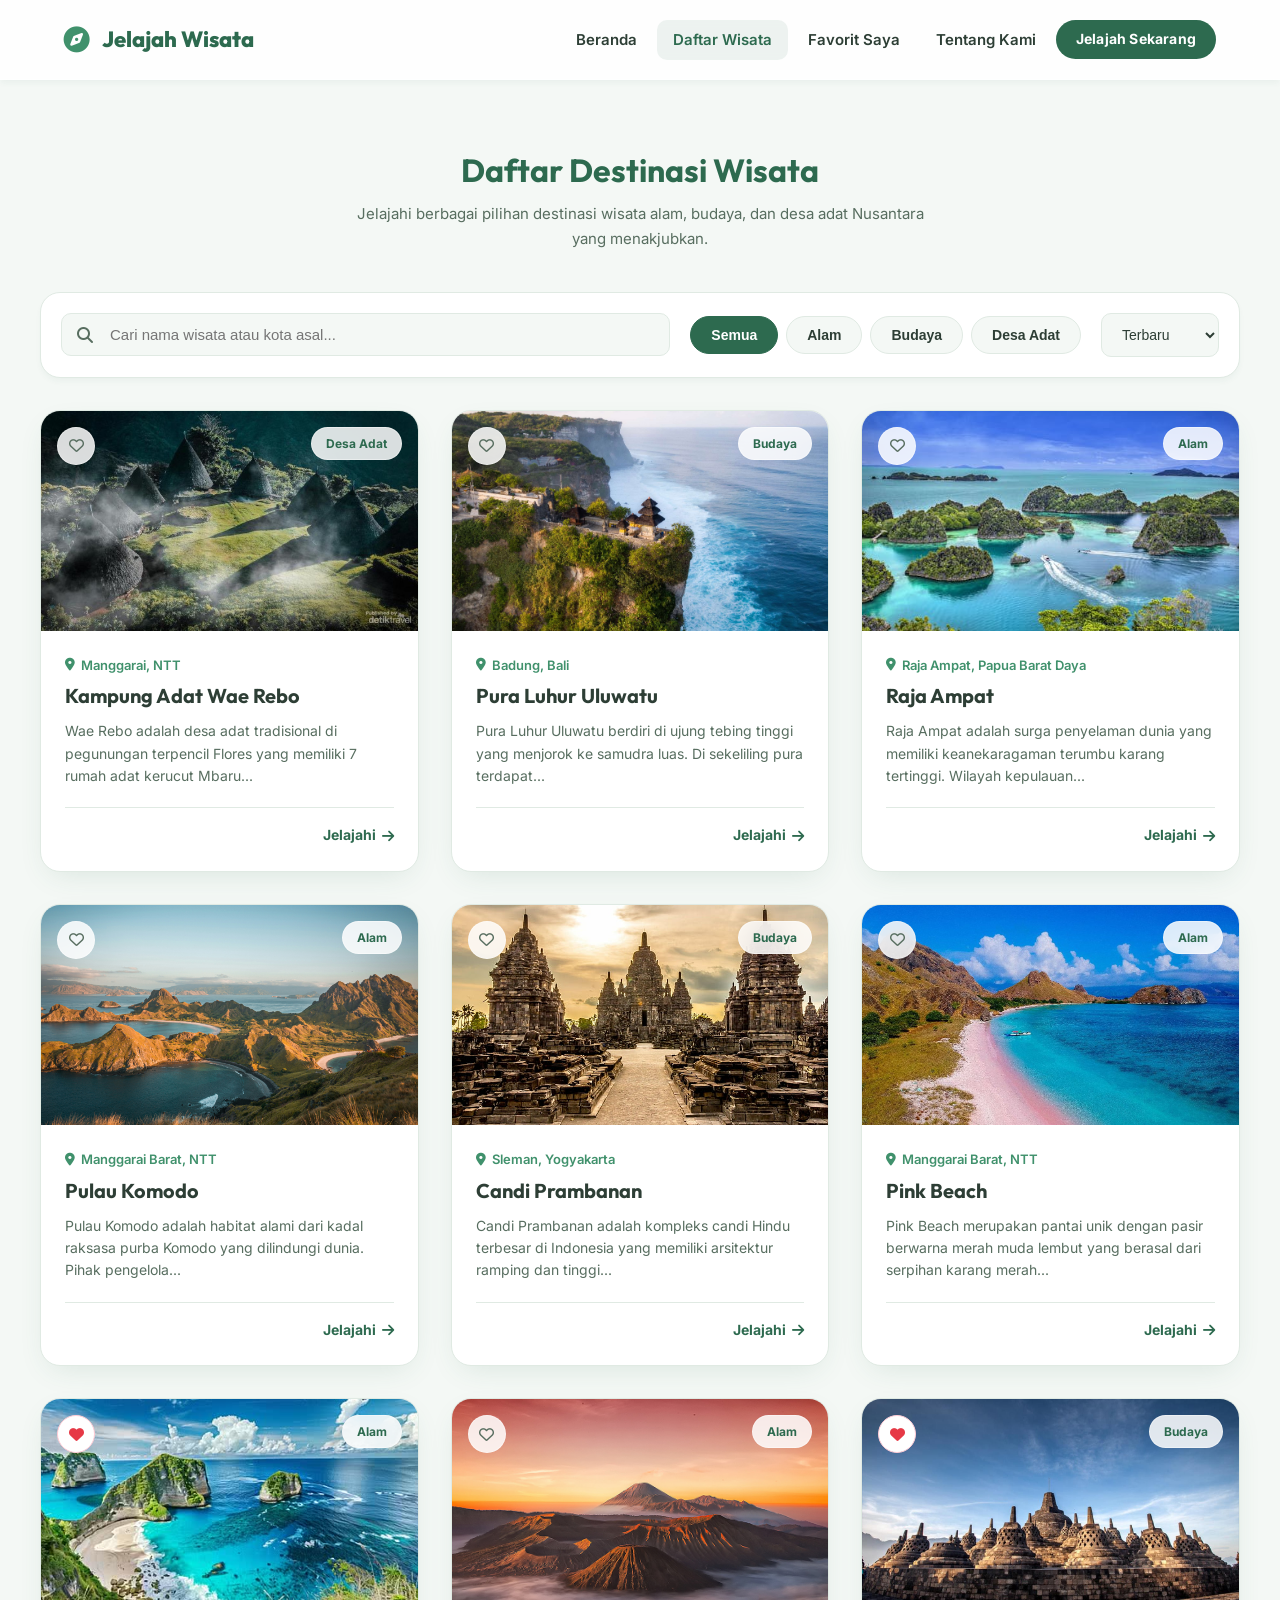
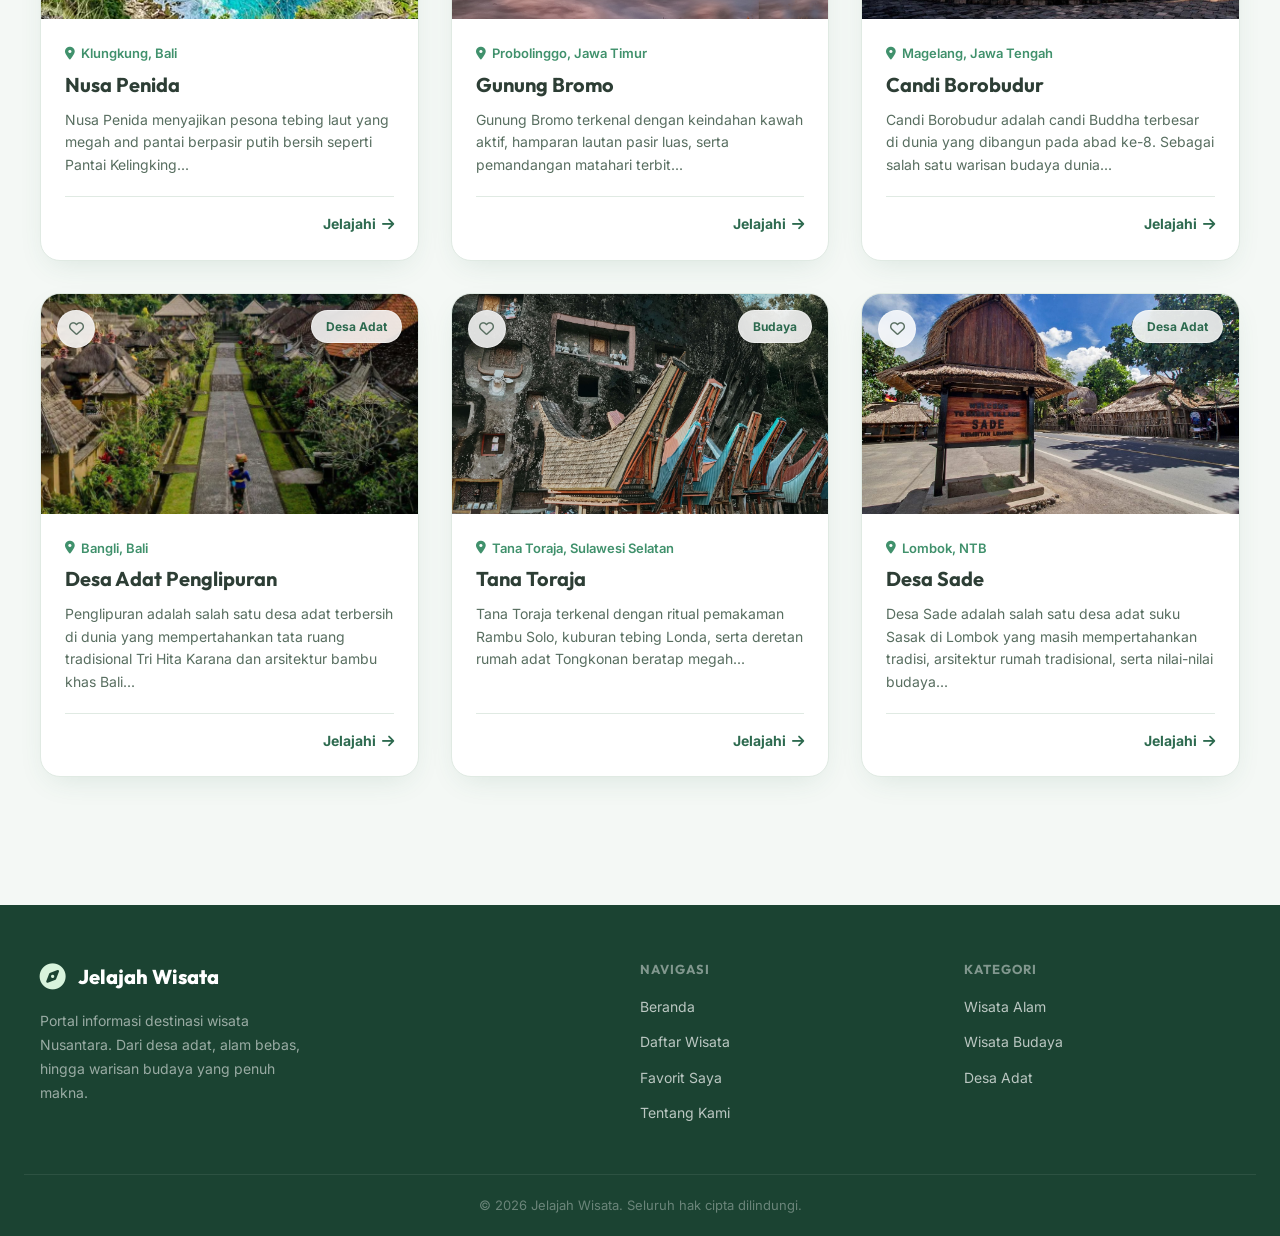
<file: explore.html>
<!DOCTYPE html>
<html lang="id">
<head>
    <meta charset="UTF-8">
    <meta name="viewport" content="width=device-width, initial-scale=1.0">
    <title>Daftar Wisata - Jelajah Wisata Indonesia</title>

    
    <link rel="preconnect" href="https://fonts.googleapis.com">
    <link rel="preconnect" href="https://fonts.gstatic.com" crossorigin>
    <link href="https://fonts.googleapis.com/css2?family=Inter:wght@300;400;500;600;700&family=Outfit:wght@400;500;600;700;800&display=swap" rel="stylesheet">

    
    <link rel="stylesheet" href="https://cdnjs.cloudflare.com/ajax/libs/font-awesome/6.4.0/css/all.min.css">

    
    <link rel="stylesheet" href="styles.css">
</head>
<body>

    
    <header>
        <nav class="nav-container">
            <a href="index.html" class="logo">
                <i class="fa-solid fa-compass logo-icon"></i>
                <span>Jelajah Wisata</span>
            </a>
            
            
            <button class="mobile-toggle" aria-label="Toggle Navigation" id="mobile-toggle-btn">
                <i class="fa-solid fa-bars"></i>
            </button>

            
            <ul class="nav-links" id="nav-menu">
                <li><a href="index.html" class="nav-item" id="nav-home">Beranda</a></li>
                <li><a href="explore.html" class="nav-item active" id="nav-explore">Daftar Wisata</a></li>
                <li><a href="favorites.html" class="nav-item" id="nav-favorites">Favorit Saya</a></li>
                <li><a href="tentang.html" class="nav-item" id="nav-tentang">Tentang Kami</a></li>
                <li><a href="explore.html" class="nav-item nav-cta" id="nav-cta">Jelajah Sekarang</a></li>
            </ul>
        </nav>
    </header>

    
    <main id="app">
        
        <div class="explore-container" style="padding: 40px 0;">
            <div class="section-header">
                <h2>Daftar Destinasi Wisata</h2>
                <p>Jelajahi berbagai pilihan destinasi wisata alam, budaya, dan desa adat Nusantara yang menakjubkan.</p>
            </div>
            
            <div class="filter-bar">
                <div class="filter-search">
                    <i class="fa-solid fa-magnifying-glass"></i>
                    <input type="text" placeholder="Cari nama wisata atau kota asal..." id="explore-search-input">
                </div>
                
                <div class="filter-tabs">
                    <button class="tab-btn active" data-cat="Semua">Semua</button>
                    <button class="tab-btn" data-cat="Alam">Alam</button>
                    <button class="tab-btn" data-cat="Budaya">Budaya</button>
                    <button class="tab-btn" data-cat="Desa Adat">Desa Adat</button>
                </div>
                
                <select class="sort-select" id="explore-sort-select">
                    <option value="newest">Terbaru</option>
                    <option value="oldest">Terlama</option>
                    <option value="name-asc">Nama A-Z</option>
                    <option value="name-desc">Nama Z-A</option>
                </select>
            </div>

            <div id="active-filters-info" style="margin-top:-20px; margin-bottom: 24px; font-size: 14px; color: #586E60; display: none;">
                Menyaring Wilayah: <strong id="active-region-label"></strong> 
                <a href="explore.html" id="clear-region-filter" style="color:#40916C; margin-left:10px;"><i class="fa-solid fa-circle-xmark"></i> Bersihkan Filter</a>
            </div>
            
            <div class="cards-grid" id="explore-all-grid">
                
                
                <div class="wisata-card" data-id="1" data-cat="Budaya" data-region="Jawa" data-date="2026-05-10" data-name="Candi Borobudur">
                    <div class="card-img-wrapper">
                        <img src="asset/borobudur.jpg" alt="Candi Borobudur">
                        <span class="card-badge">Budaya</span>
                        <button class="card-favorite-btn" onclick="appToggleFavorite(1, event)" title="Simpan ke Favorit">
                            <i class="fa-regular fa-heart"></i>
                        </button>
                    </div>
                    <div class="card-info">
                        <span class="card-location"><i class="fa-solid fa-location-dot"></i> Magelang, Jawa Tengah</span>
                        <h3>Candi Borobudur</h3>
                        <p class="card-desc">Candi Borobudur adalah candi Buddha terbesar di dunia yang dibangun pada abad ke-8. Sebagai salah satu warisan budaya dunia...</p>
                        <div class="card-footer">
                            <a href="detail.html?id=1" class="card-btn">Jelajahi <i class="fa-solid fa-arrow-right"></i></a>
                        </div>
                    </div>
                </div>

                
                <div class="wisata-card" data-id="2" data-cat="Alam" data-region="Jawa" data-date="2026-05-12" data-name="Gunung Bromo">
                    <div class="card-img-wrapper">
                        <img src="asset/bromo.jpg" alt="Gunung Bromo">
                        <span class="card-badge">Alam</span>
                        <button class="card-favorite-btn" onclick="appToggleFavorite(2, event)" title="Simpan ke Favorit">
                            <i class="fa-regular fa-heart"></i>
                        </button>
                    </div>
                    <div class="card-info">
                        <span class="card-location"><i class="fa-solid fa-location-dot"></i> Probolinggo, Jawa Timur</span>
                        <h3>Gunung Bromo</h3>
                        <p class="card-desc">Gunung Bromo terkenal dengan keindahan kawah aktif, hamparan lautan pasir luas, serta pemandangan matahari terbit...</p>
                        <div class="card-footer">
                            <a href="detail.html?id=2" class="card-btn">Jelajahi <i class="fa-solid fa-arrow-right"></i></a>
                        </div>
                    </div>
                </div>

                
                <div class="wisata-card" data-id="3" data-cat="Alam" data-region="Bali" data-date="2026-05-15" data-name="Nusa Penida">
                    <div class="card-img-wrapper">
                        <img src="asset/nusapenida.jpg" alt="Nusa Penida">
                        <span class="card-badge">Alam</span>
                        <button class="card-favorite-btn" onclick="appToggleFavorite(3, event)" title="Simpan ke Favorit">
                            <i class="fa-regular fa-heart"></i>
                        </button>
                    </div>
                    <div class="card-info">
                        <span class="card-location"><i class="fa-solid fa-location-dot"></i> Klungkung, Bali</span>
                        <h3>Nusa Penida</h3>
                        <p class="card-desc">Nusa Penida menyajikan pesona tebing laut yang megah and pantai berpasir putih bersih seperti Pantai Kelingking...</p>
                        <div class="card-footer">
                            <a href="detail.html?id=3" class="card-btn">Jelajahi <i class="fa-solid fa-arrow-right"></i></a>
                        </div>
                    </div>
                </div>

                
                <div class="wisata-card" data-id="4" data-cat="Alam" data-region="Bali" data-date="2026-05-18" data-name="Pink Beach">
                    <div class="card-img-wrapper">
                        <img src="asset/pinkbeach.jpeg" alt="Pink Beach">
                        <span class="card-badge">Alam</span>
                        <button class="card-favorite-btn" onclick="appToggleFavorite(4, event)" title="Simpan ke Favorit">
                            <i class="fa-regular fa-heart"></i>
                        </button>
                    </div>
                    <div class="card-info">
                        <span class="card-location"><i class="fa-solid fa-location-dot"></i> Manggarai Barat, NTT</span>
                        <h3>Pink Beach</h3>
                        <p class="card-desc">Pink Beach merupakan pantai unik dengan pasir berwarna merah muda lembut yang berasal dari serpihan karang merah...</p>
                        <div class="card-footer">
                            <a href="detail.html?id=4" class="card-btn">Jelajahi <i class="fa-solid fa-arrow-right"></i></a>
                        </div>
                    </div>
                </div>

                
                <div class="wisata-card" data-id="5" data-cat="Budaya" data-region="Jawa" data-date="2026-05-20" data-name="Candi Prambanan">
                    <div class="card-img-wrapper">
                        <img src="asset/prambanan.jpg" alt="Candi Prambanan">
                        <span class="card-badge">Budaya</span>
                        <button class="card-favorite-btn" onclick="appToggleFavorite(5, event)" title="Simpan ke Favorit">
                            <i class="fa-regular fa-heart"></i>
                        </button>
                    </div>
                    <div class="card-info">
                        <span class="card-location"><i class="fa-solid fa-location-dot"></i> Sleman, Yogyakarta</span>
                        <h3>Candi Prambanan</h3>
                        <p class="card-desc">Candi Prambanan adalah kompleks candi Hindu terbesar di Indonesia yang memiliki arsitektur ramping dan tinggi...</p>
                        <div class="card-footer">
                            <a href="detail.html?id=5" class="card-btn">Jelajahi <i class="fa-solid fa-arrow-right"></i></a>
                        </div>
                    </div>
                </div>

                
                <div class="wisata-card" data-id="6" data-cat="Alam" data-region="Bali" data-date="2026-05-22" data-name="Pulau Komodo">
                    <div class="card-img-wrapper">
                        <img src="asset/pulaukomodo.jpg" alt="Pulau Komodo">
                        <span class="card-badge">Alam</span>
                        <button class="card-favorite-btn" onclick="appToggleFavorite(6, event)" title="Simpan ke Favorit">
                            <i class="fa-regular fa-heart"></i>
                        </button>
                    </div>
                    <div class="card-info">
                        <span class="card-location"><i class="fa-solid fa-location-dot"></i> Manggarai Barat, NTT</span>
                        <h3>Pulau Komodo</h3>
                        <p class="card-desc">Pulau Komodo adalah habitat alami dari kadal raksasa purba Komodo yang dilindungi dunia. Pihak pengelola...</p>
                        <div class="card-footer">
                            <a href="detail.html?id=6" class="card-btn">Jelajahi <i class="fa-solid fa-arrow-right"></i></a>
                        </div>
                    </div>
                </div>

                
                <div class="wisata-card" data-id="7" data-cat="Alam" data-region="Papua" data-date="2026-05-25" data-name="Raja Ampat">
                    <div class="card-img-wrapper">
                        <img src="asset/rajaampat.jpeg" alt="Raja Ampat">
                        <span class="card-badge">Alam</span>
                        <button class="card-favorite-btn" onclick="appToggleFavorite(7, event)" title="Simpan ke Favorit">
                            <i class="fa-regular fa-heart"></i>
                        </button>
                    </div>
                    <div class="card-info">
                        <span class="card-location"><i class="fa-solid fa-location-dot"></i> Raja Ampat, Papua Barat Daya</span>
                        <h3>Raja Ampat</h3>
                        <p class="card-desc">Raja Ampat adalah surga penyelaman dunia yang memiliki keanekaragaman terumbu karang tertinggi. Wilayah kepulauan...</p>
                        <div class="card-footer">
                            <a href="detail.html?id=7" class="card-btn">Jelajahi <i class="fa-solid fa-arrow-right"></i></a>
                        </div>
                    </div>
                </div>

                
                <div class="wisata-card" data-id="8" data-cat="Budaya" data-region="Bali" data-date="2026-05-28" data-name="Pura Luhur Uluwatu">
                    <div class="card-img-wrapper">
                        <img src="asset/uluwatu.jpg" alt="Pura Luhur Uluwatu">
                        <span class="card-badge">Budaya</span>
                        <button class="card-favorite-btn" onclick="appToggleFavorite(8, event)" title="Simpan ke Favorit">
                            <i class="fa-regular fa-heart"></i>
                        </button>
                    </div>
                    <div class="card-info">
                        <span class="card-location"><i class="fa-solid fa-location-dot"></i> Badung, Bali</span>
                        <h3>Pura Luhur Uluwatu</h3>
                        <p class="card-desc">Pura Luhur Uluwatu berdiri di ujung tebing tinggi yang menjorok ke samudra luas. Di sekeliling pura terdapat...</p>
                        <div class="card-footer">
                            <a href="detail.html?id=8" class="card-btn">Jelajahi <i class="fa-solid fa-arrow-right"></i></a>
                        </div>
                    </div>
                </div>

                
                <div class="wisata-card" data-id="9" data-cat="Desa Adat" data-region="NTT" data-date="2026-05-30" data-name="Kampung Adat Wae Rebo">
                    <div class="card-img-wrapper">
                        <img src="asset/waerebo.jpeg" alt="Kampung Adat Wae Rebo">
                        <span class="card-badge">Desa Adat</span>
                        <button class="card-favorite-btn" onclick="appToggleFavorite(9, event)" title="Simpan ke Favorit">
                            <i class="fa-regular fa-heart"></i>
                        </button>
                    </div>
                    <div class="card-info">
                        <span class="card-location"><i class="fa-solid fa-location-dot"></i> Manggarai, NTT</span>
                        <h3>Kampung Adat Wae Rebo</h3>
                        <p class="card-desc">Wae Rebo adalah desa adat tradisional di pegunungan terpencil Flores yang memiliki 7 rumah adat kerucut Mbaru...</p>
                        <div class="card-footer">
                            <a href="detail.html?id=9" class="card-btn">Jelajahi <i class="fa-solid fa-arrow-right"></i></a>
                        </div>
                    </div>
                </div>

                <div class="wisata-card" data-id="10" data-cat="Desa Adat" data-region="Bali" data-name="Desa Adat Penglipuran">
                    <div class="card-img-wrapper">
                        <img src="asset/penglipuran.png" alt="Desa Adat Penglipuran">
                        <span class="card-badge">Desa Adat</span>
                        <button class="card-favorite-btn" onclick="appToggleFavorite(11, event)" title="Simpan ke Favorit">
                            <i class="fa-regular fa-heart"></i>
                        </button>
                    </div>
                    <div class="card-info">
                        <span class="card-location"><i class="fa-solid fa-location-dot"></i> Bangli, Bali</span>
                        <h3>Desa Adat Penglipuran</h3>
                        <p class="card-desc">Penglipuran adalah salah satu desa adat terbersih di dunia yang mempertahankan tata ruang tradisional Tri Hita Karana dan arsitektur bambu khas Bali...</p>
                        <div class="card-footer">
                            <a href="detail.html?id=10" class="card-btn">Jelajahi <i class="fa-solid fa-arrow-right"></i></a>
                        </div>
                    </div>
                </div>

                <div class="wisata-card" data-id="11" data-cat="Budaya" data-region="Sulawesi" data-name="Tana Toraja">
                    <div class="card-img-wrapper">
                        <img src="asset/toraja.png" alt="Tana Toraja">
                        <span class="card-badge">Budaya</span>
                        <button class="card-favorite-btn" onclick="appToggleFavorite(12, event)" title="Simpan ke Favorit">
                            <i class="fa-regular fa-heart"></i>
                        </button>
                    </div>
                    <div class="card-info">
                        <span class="card-location"><i class="fa-solid fa-location-dot"></i> Tana Toraja, Sulawesi Selatan</span>
                        <h3>Tana Toraja</h3>
                        <p class="card-desc">Tana Toraja terkenal dengan ritual pemakaman Rambu Solo, kuburan tebing Londa, serta deretan rumah adat Tongkonan beratap megah...</p>
                        <div class="card-footer">
                            <a href="detail.html?id=11" class="card-btn">Jelajahi <i class="fa-solid fa-arrow-right"></i></a>
                        </div>
                    </div>
                </div>

                <div class="wisata-card" data-id="12" data-cat="Desa Adat" data-region="bali" data-name="Desa Sade">
                    <div class="card-img-wrapper">
                        <img src="asset/sade.jpg" alt="Desa Sade">
                        <span class="card-badge">Desa Adat</span>
                        <button class="card-favorite-btn" onclick="appToggleFavorite(12, event)" title="Simpan ke Favorit">
                            <i class="fa-regular fa-heart"></i>
                        </button>
                    </div>
                    <div class="card-info">
                        <span class="card-location"><i class="fa-solid fa-location-dot"></i> Lombok, NTB</span>
                        <h3>Desa Sade</h3>
                        <p class="card-desc">Desa Sade adalah salah satu desa adat suku Sasak di Lombok yang masih mempertahankan tradisi, arsitektur rumah tradisional, serta nilai-nilai budaya...</p>
                        <div class="card-footer">
                            <a href="detail.html?id=12" class="card-btn">Jelajahi <i class="fa-solid fa-arrow-right"></i></a>
                        </div>
                    </div>
                </div>
 

            </div>
        </div>

    </main>

    
    <footer>
        <div class="footer-inner">
            <div class="footer-about">
                <div class="footer-brand">
                    <i class="fa-solid fa-compass footer-logo-icon"></i>
                    <span class="footer-brand-name">Jelajah Wisata</span>
                </div>
                <p class="footer-tagline">Portal informasi destinasi wisata Nusantara. Dari desa adat, alam bebas, hingga warisan budaya yang penuh makna.</p>
            </div>
            <div class="footer-col">
                <h4>Navigasi</h4>
                <ul>
                    <li><a href="index.html">Beranda</a></li>
                    <li><a href="explore.html">Daftar Wisata</a></li>
                    <li><a href="favorites.html">Favorit Saya</a></li>
                    <li><a href="tentang.html">Tentang Kami</a></li>
                </ul>
            </div>
            <div class="footer-col">
                <h4>Kategori</h4>
                <ul>
                    <li><a href="explore.html">Wisata Alam</a></li>
                    <li><a href="explore.html">Wisata Budaya</a></li>
                    <li><a href="explore.html">Desa Adat</a></li>
                </ul>
            </div>
        </div>
        <div class="footer-bottom">
            <p>&copy; 2026 Jelajah Wisata. Seluruh hak cipta dilindungi.</p>
        </div>
    </footer>

    
    <div class="toast-container" id="toast-container"></div>

    
    <script src="app.js" defer></script>
</body>
</html>
</file>
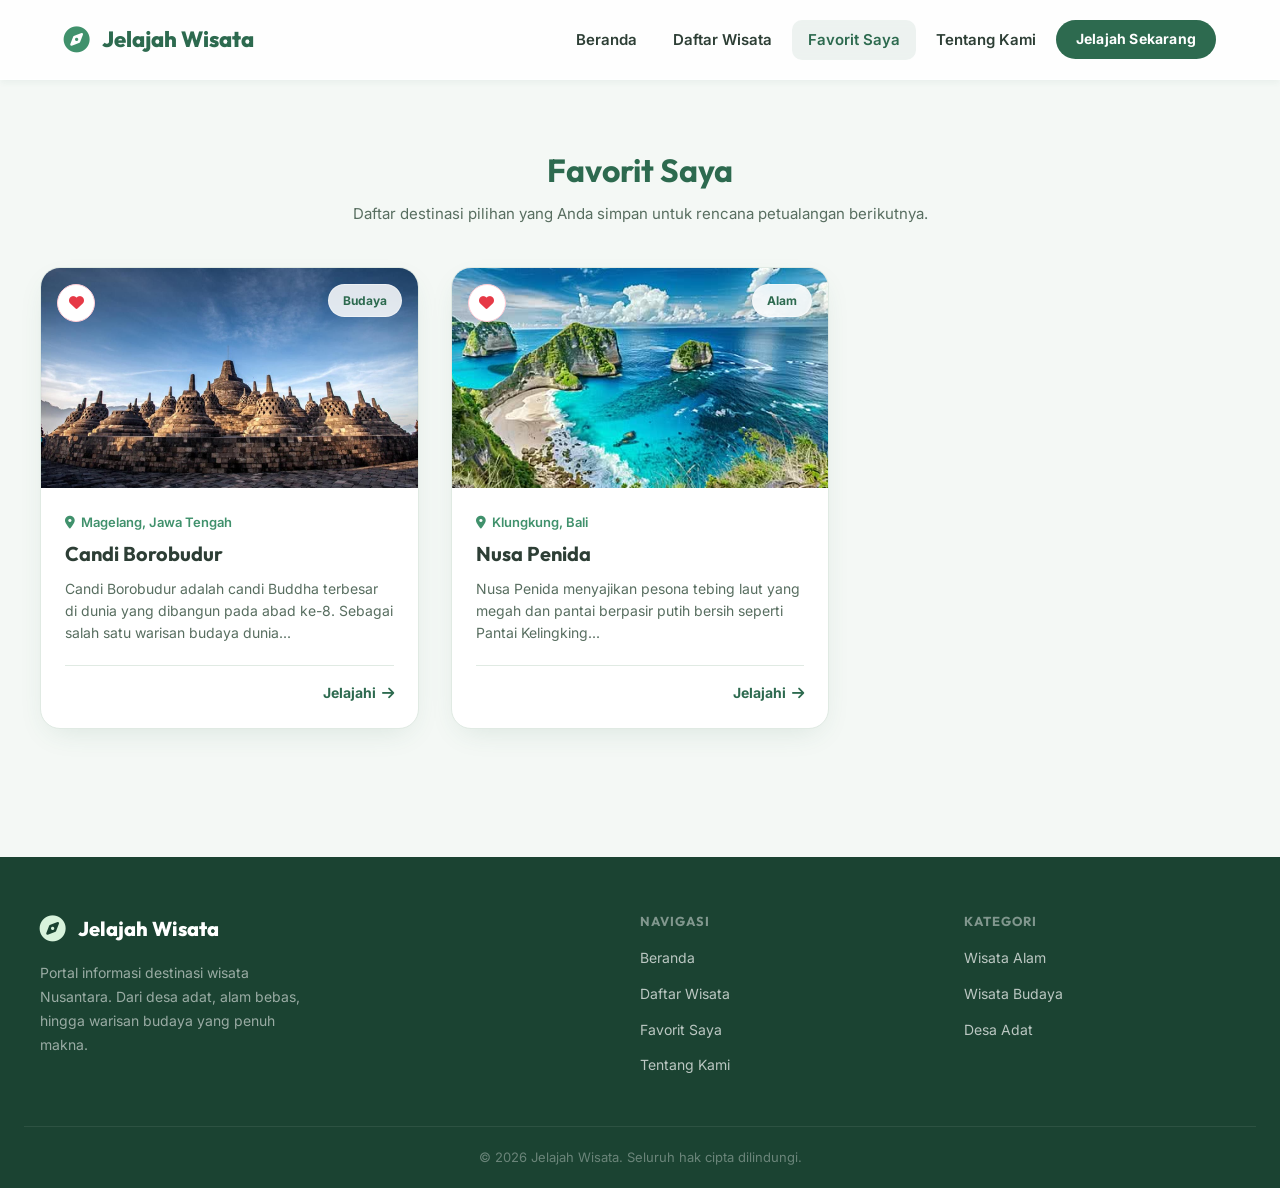
<file: favorites.html>
<!DOCTYPE html>
<html lang="id">

<head>
    <meta charset="UTF-8">
    <meta name="viewport" content="width=device-width, initial-scale=1.0">
    <title>Favorit Saya - Jelajah Wisata Indonesia</title>


    <link rel="preconnect" href="https://fonts.googleapis.com">
    <link rel="preconnect" href="https://fonts.gstatic.com" crossorigin>
    <link
        href="https://fonts.googleapis.com/css2?family=Inter:wght@300;400;500;600;700&family=Outfit:wght@400;500;600;700;800&display=swap"
        rel="stylesheet">


    <link rel="stylesheet" href="https://cdnjs.cloudflare.com/ajax/libs/font-awesome/6.4.0/css/all.min.css">


    <link rel="stylesheet" href="styles.css">
</head>

<body>


    <header>
        <nav class="nav-container">
            <a href="index.html" class="logo">
                <i class="fa-solid fa-compass logo-icon"></i>
                <span>Jelajah Wisata</span>
            </a>


            <button class="mobile-toggle" aria-label="Toggle Navigation" id="mobile-toggle-btn">
                <i class="fa-solid fa-bars"></i>
            </button>


            <ul class="nav-links" id="nav-menu">
                <li><a href="index.html" class="nav-item" id="nav-home">Beranda</a></li>
                <li><a href="explore.html" class="nav-item" id="nav-explore">Daftar Wisata</a></li>
                <li><a href="favorites.html" class="nav-item active" id="nav-favorites">Favorit Saya</a></li>
                <li><a href="tentang.html" class="nav-item" id="nav-tentang">Tentang Kami</a></li>
                <li><a href="explore.html" class="nav-item nav-cta" id="nav-cta">Jelajah Sekarang</a></li>
            </ul>
        </nav>
    </header>


    <main id="app">

        <div class="explore-container" style="padding: 40px 0;">
            <div class="section-header">
                <h2>Favorit Saya</h2>
                <p>Daftar destinasi pilihan yang Anda simpan untuk rencana petualangan berikutnya.</p>
            </div>

            <div class="cards-grid" id="favorites-cards-grid">

            </div>
        </div>


        <div id="explore-all-grid" style="display: none;">

            <div class="wisata-card" data-id="1" data-cat="Budaya" data-region="Jawa" data-name="Candi Borobudur">
                <div class="card-img-wrapper">
                    <img src="asset/borobudur.jpg" alt="Candi Borobudur">
                    <span class="card-badge">Budaya</span>
                    <button class="card-favorite-btn" onclick="appToggleFavorite(1, event)" title="Simpan ke Favorit">
                        <i class="fa-regular fa-heart"></i>
                    </button>
                </div>
                <div class="card-info">
                    <span class="card-location"><i class="fa-solid fa-location-dot"></i> Magelang, Jawa Tengah</span>
                    <h3>Candi Borobudur</h3>
                    <p class="card-desc">Candi Borobudur adalah candi Buddha terbesar di dunia yang dibangun pada abad
                        ke-8. Sebagai salah satu warisan budaya dunia...</p>
                    <div class="card-footer">
                        <a href="detail.html?id=1" class="card-btn">Jelajahi <i class="fa-solid fa-arrow-right"></i></a>
                    </div>
                </div>
            </div>


            <div class="wisata-card" data-id="2" data-cat="Alam" data-region="Jawa" data-name="Gunung Bromo">
                <div class="card-img-wrapper">
                    <img src="asset/bromo.jpg" alt="Gunung Bromo">
                    <span class="card-badge">Alam</span>
                    <button class="card-favorite-btn" onclick="appToggleFavorite(2, event)" title="Simpan ke Favorit">
                        <i class="fa-regular fa-heart"></i>
                    </button>
                </div>
                <div class="card-info">
                    <span class="card-location"><i class="fa-solid fa-location-dot"></i> Probolinggo, Jawa Timur</span>
                    <h3>Gunung Bromo</h3>
                    <p class="card-desc">Gunung Bromo terkenal dengan keindahan kawah aktif, hamparan lautan pasir luas,
                        serta pemandangan matahari terbit...</p>
                    <div class="card-footer">
                        <a href="detail.html?id=2" class="card-btn">Jelajahi <i class="fa-solid fa-arrow-right"></i></a>
                    </div>
                </div>
            </div>


            <div class="wisata-card" data-id="3" data-cat="Alam" data-region="Bali" data-name="Nusa Penida">
                <div class="card-img-wrapper">
                    <img src="asset/nusapenida.jpg" alt="Nusa Penida">
                    <span class="card-badge">Alam</span>
                    <button class="card-favorite-btn" onclick="appToggleFavorite(3, event)" title="Simpan ke Favorit">
                        <i class="fa-regular fa-heart"></i>
                    </button>
                </div>
                <div class="card-info">
                    <span class="card-location"><i class="fa-solid fa-location-dot"></i> Klungkung, Bali</span>
                    <h3>Nusa Penida</h3>
                    <p class="card-desc">Nusa Penida menyajikan pesona tebing laut yang megah dan pantai berpasir putih
                        bersih seperti Pantai Kelingking...</p>
                    <div class="card-footer">
                        <a href="detail.html?id=3" class="card-btn">Jelajahi <i class="fa-solid fa-arrow-right"></i></a>
                    </div>
                </div>
            </div>


            <div class="wisata-card" data-id="4" data-cat="Alam" data-region="Bali" data-name="Pink Beach">
                <div class="card-img-wrapper">
                    <img src="asset/pinkbeach.jpeg" alt="Pink Beach">
                    <span class="card-badge">Alam</span>
                    <button class="card-favorite-btn" onclick="appToggleFavorite(4, event)" title="Simpan ke Favorit">
                        <i class="fa-regular fa-heart"></i>
                    </button>
                </div>
                <div class="card-info">
                    <span class="card-location"><i class="fa-solid fa-location-dot"></i> Manggarai Barat, NTT</span>
                    <h3>Pink Beach</h3>
                    <p class="card-desc">Pink Beach merupakan pantai unik dengan pasir berwarna merah muda lembut yang
                        berasal dari serpihan karang merah...</p>
                    <div class="card-footer">
                        <a href="detail.html?id=4" class="card-btn">Jelajahi <i class="fa-solid fa-arrow-right"></i></a>
                    </div>
                </div>
            </div>


            <div class="wisata-card" data-id="5" data-cat="Budaya" data-region="Jawa" data-name="Candi Prambanan">
                <div class="card-img-wrapper">
                    <img src="asset/prambanan.jpg" alt="Candi Prambanan">
                    <span class="card-badge">Budaya</span>
                    <button class="card-favorite-btn" onclick="appToggleFavorite(5, event)" title="Simpan ke Favorit">
                        <i class="fa-regular fa-heart"></i>
                    </button>
                </div>
                <div class="card-info">
                    <span class="card-location"><i class="fa-solid fa-location-dot"></i> Sleman, Yogyakarta</span>
                    <h3>Candi Prambanan</h3>
                    <p class="card-desc">Candi Prambanan adalah kompleks candi Hindu terbesar di Indonesia yang memiliki
                        arsitektur ramping dan tinggi...</p>
                    <div class="card-footer">
                        <a href="detail.html?id=5" class="card-btn">Jelajahi <i class="fa-solid fa-arrow-right"></i></a>
                    </div>
                </div>
            </div>


            <div class="wisata-card" data-id="6" data-cat="Alam" data-region="Bali" data-name="Pulau Komodo">
                <div class="card-img-wrapper">
                    <img src="asset/pulaukomodo.jpg" alt="Pulau Komodo">
                    <span class="card-badge">Alam</span>
                    <button class="card-favorite-btn" onclick="appToggleFavorite(6, event)" title="Simpan ke Favorit">
                        <i class="fa-regular fa-heart"></i>
                    </button>
                </div>
                <div class="card-info">
                    <span class="card-location"><i class="fa-solid fa-location-dot"></i> Manggarai Barat, NTT</span>
                    <h3>Pulau Komodo</h3>
                    <p class="card-desc">Pulau Komodo adalah habitat alami dari kadal raksasa purba Komodo yang
                        dilindungi dunia. Pihak pengelola...</p>
                    <div class="card-footer">
                        <a href="detail.html?id=6" class="card-btn">Jelajahi <i class="fa-solid fa-arrow-right"></i></a>
                    </div>
                </div>
            </div>


            <div class="wisata-card" data-id="7" data-cat="Alam" data-region="Papua" data-name="Raja Ampat">
                <div class="card-img-wrapper">
                    <img src="asset/rajaampat.jpeg" alt="Raja Ampat">
                    <span class="card-badge">Alam</span>
                    <button class="card-favorite-btn" onclick="appToggleFavorite(7, event)" title="Simpan ke Favorit">
                        <i class="fa-regular fa-heart"></i>
                    </button>
                </div>
                <div class="card-info">
                    <span class="card-location"><i class="fa-solid fa-location-dot"></i> Raja Ampat, Papua Barat
                        Daya</span>
                    <h3>Raja Ampat</h3>
                    <p class="card-desc">Raja Ampat adalah surga penyelaman dunia yang memiliki keanekaragaman terumbu
                        karang tertinggi. Wilayah kepulauan...</p>
                    <div class="card-footer">
                        <a href="detail.html?id=7" class="card-btn">Jelajahi <i class="fa-solid fa-arrow-right"></i></a>
                    </div>
                </div>
            </div>


            <div class="wisata-card" data-id="8" data-cat="Budaya" data-region="Bali" data-name="Pura Luhur Uluwatu">
                <div class="card-img-wrapper">
                    <img src="asset/uluwatu.jpg" alt="Pura Luhur Uluwatu">
                    <span class="card-badge">Budaya</span>
                    <button class="card-favorite-btn" onclick="appToggleFavorite(8, event)" title="Simpan ke Favorit">
                        <i class="fa-regular fa-heart"></i>
                    </button>
                </div>
                <div class="card-info">
                    <span class="card-location"><i class="fa-solid fa-location-dot"></i> Badung, Bali</span>
                    <h3>Pura Luhur Uluwatu</h3>
                    <p class="card-desc">Pura Luhur Uluwatu berdiri di ujung tebing tinggi yang menjorok ke samudra
                        luas. Di sekeliling pura terdapat...</p>
                    <div class="card-footer">
                        <a href="detail.html?id=8" class="card-btn">Jelajahi <i class="fa-solid fa-arrow-right"></i></a>
                    </div>
                </div>
            </div>


            <div class="wisata-card" data-id="9" data-cat="Desa Adat" data-region="NTT"
                data-name="Kampung Adat Wae Rebo">
                <div class="card-img-wrapper">
                    <img src="asset/waerebo.jpeg" alt="Kampung Adat Wae Rebo">
                    <span class="card-badge">Desa Adat</span>
                    <button class="card-favorite-btn" onclick="appToggleFavorite(9, event)" title="Simpan ke Favorit">
                        <i class="fa-regular fa-heart"></i>
                    </button>
                </div>
                <div class="card-info">
                    <span class="card-location"><i class="fa-solid fa-location-dot"></i> Manggarai, NTT</span>
                    <h3>Kampung Adat Wae Rebo</h3>
                    <p class="card-desc">Wae Rebo adalah desa adat tradisional di pegunungan terpencil Flores yang
                        memiliki 7 rumah adat kerucut Mbaru...</p>
                    <div class="card-footer">
                        <a href="detail.html?id=9" class="card-btn">Jelajahi <i class="fa-solid fa-arrow-right"></i></a>
                    </div>
                </div>
            </div>
            <!-- Card 11 -->
            <div class="wisata-card" data-id="11" data-cat="Desa Adat" data-region="Bali"
                data-name="Desa Adat Penglipuran">
                <div class="card-img-wrapper">
                    <img src="asset/penglipuran.png" alt="Desa Adat Penglipuran">
                    <span class="card-badge">Desa Adat</span>
                    <button class="card-favorite-btn" onclick="appToggleFavorite(11, event)" title="Simpan ke Favorit">
                        <i class="fa-regular fa-heart"></i>
                    </button>
                </div>
                <div class="card-info">
                    <span class="card-location"><i class="fa-solid fa-location-dot"></i> Bangli, Bali</span>
                    <h3>Desa Adat Penglipuran</h3>
                    <p class="card-desc">Penglipuran adalah salah satu desa adat terbersih di dunia yang mempertahankan
                        tata ruang tradisional Tri Hita Karana dan arsitektur bambu khas Bali...</p>
                    <div class="card-footer">
                        <a href="detail.html?id=11" class="card-btn">Jelajahi <i
                                class="fa-solid fa-arrow-right"></i></a>
                    </div>
                </div>
            </div>

            <!-- Card 12 -->
            <div class="wisata-card" data-id="12" data-cat="Budaya" data-region="Sulawesi" data-name="Tana Toraja">
                <div class="card-img-wrapper">
                    <img src="asset/toraja.png" alt="Tana Toraja">
                    <span class="card-badge">Budaya</span>
                    <button class="card-favorite-btn" onclick="appToggleFavorite(12, event)" title="Simpan ke Favorit">
                        <i class="fa-regular fa-heart"></i>
                    </button>
                </div>
                <div class="card-info">
                    <span class="card-location"><i class="fa-solid fa-location-dot"></i> Tana Toraja, Sulawesi
                        Selatan</span>
                    <h3>Tana Toraja</h3>
                    <p class="card-desc">Tana Toraja terkenal dengan ritual pemakaman Rambu Solo, kuburan tebing Londa,
                        serta deretan rumah adat Tongkonan beratap megah...</p>
                    <div class="card-footer">
                        <a href="detail.html?id=12" class="card-btn">Jelajahi <i
                                class="fa-solid fa-arrow-right"></i></a>
                    </div>
                </div>
            </div>

        </div>

    </main>


    <footer>
        <div class="footer-inner">
            <div class="footer-about">
                <div class="footer-brand">
                    <i class="fa-solid fa-compass footer-logo-icon"></i>
                    <span class="footer-brand-name">Jelajah Wisata</span>
                </div>
                <p class="footer-tagline">Portal informasi destinasi wisata Nusantara. Dari desa adat, alam bebas,
                    hingga warisan budaya yang penuh makna.</p>
            </div>
            <div class="footer-col">
                <h4>Navigasi</h4>
                <ul>
                    <li><a href="index.html">Beranda</a></li>
                    <li><a href="explore.html">Daftar Wisata</a></li>
                    <li><a href="favorites.html">Favorit Saya</a></li>
                    <li><a href="tentang.html">Tentang Kami</a></li>
                </ul>
            </div>
            <div class="footer-col">
                <h4>Kategori</h4>
                <ul>
                    <li><a href="explore.html">Wisata Alam</a></li>
                    <li><a href="explore.html">Wisata Budaya</a></li>
                    <li><a href="explore.html">Desa Adat</a></li>
                </ul>
            </div>
        </div>
        <div class="footer-bottom">
            <p>&copy; 2026 Jelajah Wisata. Seluruh hak cipta dilindungi.</p>
        </div>
    </footer>


    <div class="toast-container" id="toast-container"></div>


    <script src="app.js" defer></script>
</body>

</html>
</file>
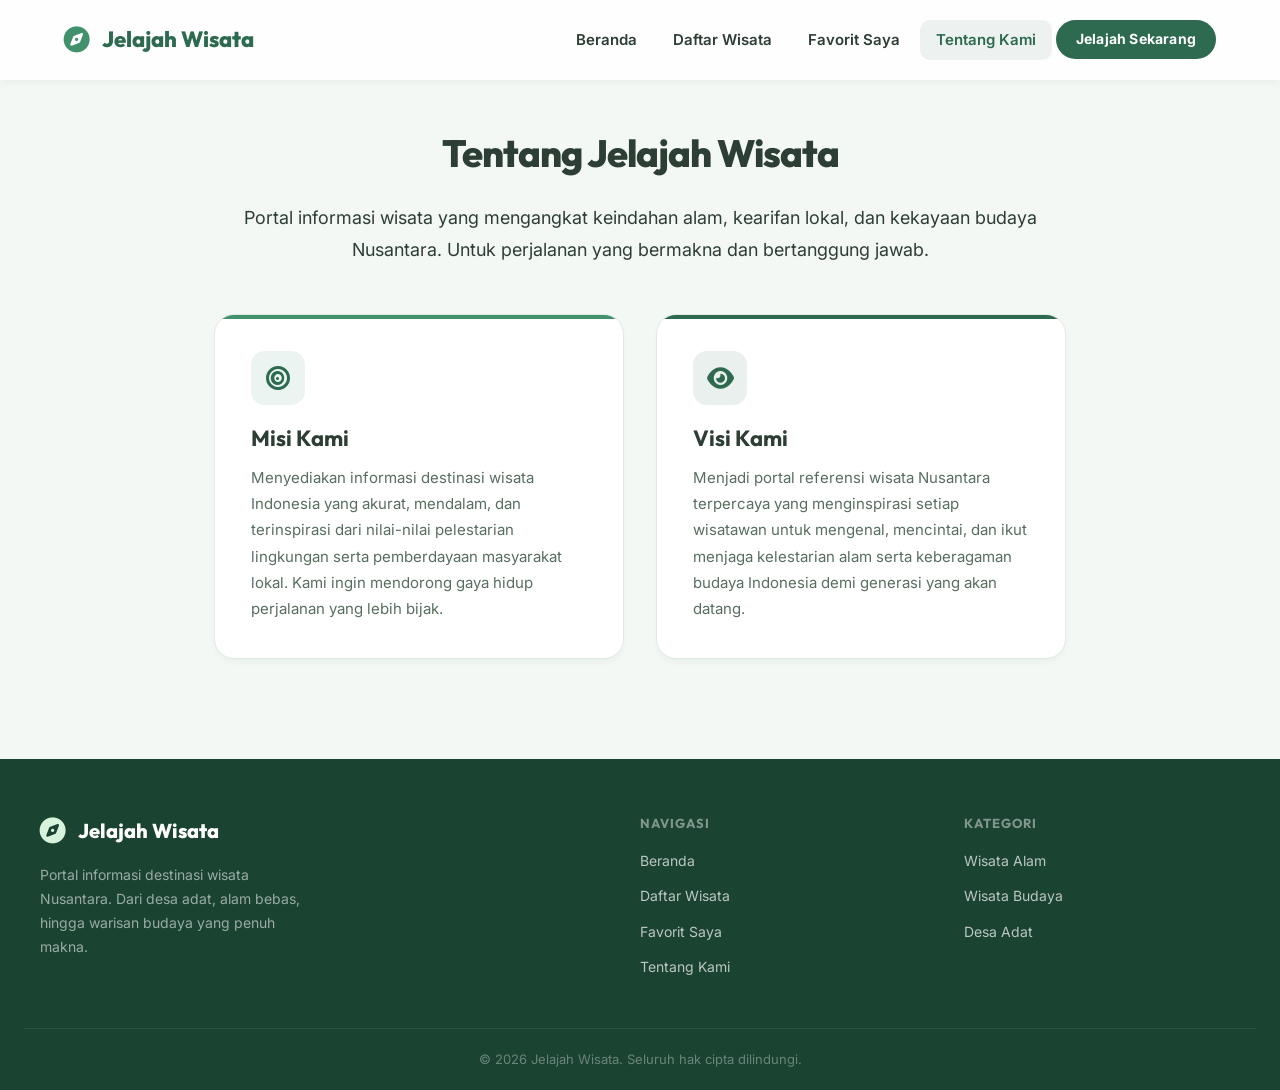
<file: tentang.html>
<!DOCTYPE html>
<html lang="id">

<head>
    <meta charset="UTF-8">
    <meta name="viewport" content="width=device-width, initial-scale=1.0">
    <title>Tentang Kami - Jelajah Wisata Indonesia</title>


    <link rel="preconnect" href="https://fonts.googleapis.com">
    <link rel="preconnect" href="https://fonts.gstatic.com" crossorigin>
    <link
        href="https://fonts.googleapis.com/css2?family=Inter:wght@300;400;500;600;700&family=Outfit:wght@400;500;600;700;800&display=swap"
        rel="stylesheet">


    <link rel="stylesheet" href="https://cdnjs.cloudflare.com/ajax/libs/font-awesome/6.4.0/css/all.min.css">


    <link rel="stylesheet" href="styles.css">
</head>

<body>


    <header>
        <nav class="nav-container">
            <a href="index.html" class="logo">
                <i class="fa-solid fa-compass logo-icon"></i>
                <span>Jelajah Wisata</span>
            </a>


            <button class="mobile-toggle" aria-label="Toggle Navigation" id="mobile-toggle-btn">
                <i class="fa-solid fa-bars"></i>
            </button>


            <ul class="nav-links" id="nav-menu">
                <li><a href="index.html" class="nav-item" id="nav-home">Beranda</a></li>
                <li><a href="explore.html" class="nav-item" id="nav-explore">Daftar Wisata</a></li>
                <li><a href="favorites.html" class="nav-item" id="nav-favorites">Favorit Saya</a></li>
                <li><a href="tentang.html" class="nav-item active" id="nav-tentang">Tentang Kami</a></li>
                <li><a href="explore.html" class="nav-item nav-cta" id="nav-cta">Jelajah Sekarang</a></li>
            </ul>
        </nav>
    </header>


    <main id="app">


        <div class="page-section about-section">
            <div class="about-container">
                <h1 class="about-title">Tentang Jelajah Wisata</h1>
                <div class="about-desc">
                    Portal informasi wisata yang mengangkat keindahan alam, kearifan lokal, dan kekayaan budaya
                    Nusantara. Untuk perjalanan yang bermakna dan bertanggung jawab.
                </div>

                <div class="mv-grid">
                    <div class="mv-card">
                        <div class="mv-card-icon">
                            <i class="fa-solid fa-bullseye"></i>
                        </div>
                        <h3>Misi Kami</h3>
                        <p>Menyediakan informasi destinasi wisata Indonesia yang akurat, mendalam, dan terinspirasi dari
                            nilai-nilai pelestarian lingkungan serta pemberdayaan masyarakat lokal. Kami ingin mendorong
                            gaya hidup perjalanan yang lebih bijak.</p>
                    </div>
                    <div class="mv-card accent-card">
                        <div class="mv-card-icon">
                            <i class="fa-solid fa-eye"></i>
                        </div>
                        <h3>Visi Kami</h3>
                        <p>Menjadi portal referensi wisata Nusantara terpercaya yang menginspirasi setiap wisatawan
                            untuk mengenal, mencintai, dan ikut menjaga kelestarian alam serta keberagaman budaya
                            Indonesia demi generasi yang akan datang.</p>
                    </div>
                </div>
            </div>
        </div>

    </main>


    <footer>
        <div class="footer-inner">
            <div class="footer-about">
                <div class="footer-brand">
                    <i class="fa-solid fa-compass footer-logo-icon"></i>
                    <span class="footer-brand-name">Jelajah Wisata</span>
                </div>
                <p class="footer-tagline">Portal informasi destinasi wisata Nusantara. Dari desa adat, alam bebas,
                    hingga warisan budaya yang penuh makna.</p>
            </div>
            <div class="footer-col">
                <h4>Navigasi</h4>
                <ul>
                    <li><a href="index.html">Beranda</a></li>
                    <li><a href="explore.html">Daftar Wisata</a></li>
                    <li><a href="favorites.html">Favorit Saya</a></li>
                    <li><a href="tentang.html">Tentang Kami</a></li>
                </ul>
            </div>
            <div class="footer-col">
                <h4>Kategori</h4>
                <ul>
                    <li><a href="explore.html">Wisata Alam</a></li>
                    <li><a href="explore.html">Wisata Budaya</a></li>
                    <li><a href="explore.html">Desa Adat</a></li>
                </ul>
            </div>
        </div>
        <div class="footer-bottom">
            <p>&copy; 2026 Jelajah Wisata. Seluruh hak cipta dilindungi.</p>
        </div>
    </footer>


    <div class="toast-container" id="toast-container"></div>


    <script src="app.js" defer></script>
</body>

</html>
</file>
<file: styles.css>
@import url('https://fonts.googleapis.com/css2?family=Inter:wght@300;400;500;600;700&family=Outfit:wght@400;500;600;700;800&display=swap');

* {
    box-sizing: border-box;
    margin: 0;
    padding: 0;
}

html {
    scroll-behavior: smooth;
}

body {
    font-family: 'Inter', sans-serif;
    background-color: #F4F8F5;
    color: #2D3E35;
    line-height: 1.6;
    transition: background-color 0.3s ease, color 0.3s ease;
    min-height: 100vh;
    display: flex;
    flex-direction: column;
    padding-top: 70px;
}

h1,
h2,
h3,
h4,
h5,
h6 {
    font-family: 'Outfit', sans-serif;
    font-weight: 700;
    line-height: 1.25;
}

a {
    color: #2D6A4F;
    text-decoration: none;
    transition: all 0.3s cubic-bezier(0.4, 0, 0.2, 1);
}

::-webkit-scrollbar {
    width: 0;
    background: transparent;
}

html {
    scrollbar-width: none;
    -ms-overflow-style: none;
}

@keyframes pulse {
    0% {
        transform: scale(1);
    }

    50% {
        transform: scale(1.05);
    }

    100% {
        transform: scale(1);
    }
}

@keyframes spin {
    0% {
        transform: rotate(0deg);
    }

    100% {
        transform: rotate(360deg);
    }
}

header {
    background: rgba(255, 255, 255, 0.85);
    backdrop-filter: blur(15px);
    -webkit-backdrop-filter: blur(15px);
    border-bottom: 1px solid rgba(255, 255, 255, 0.4);
    position: fixed;
    top: 0;
    left: 0;
    right: 0;
    height: 80px;
    z-index: 1000;
    box-shadow: 0 4px 6px -1px rgba(45, 106, 79, 0.05);
    transition: all 0.3s cubic-bezier(0.4, 0, 0.2, 1);
}

.nav-container {
    max-width: 1200px;
    margin: 0 auto;
    padding: 0 24px;
    height: 100%;
    display: flex;
    justify-content: space-between;
    align-items: center;
}

.logo {
    display: flex;
    align-items: center;
    gap: 12px;
    font-size: 22px;
    font-family: 'Outfit', sans-serif;
    font-weight: 800;
    color: #2D6A4F;
}

.logo-icon {
    font-size: 26px;
    color: #40916C;
    animation: pulse 2s infinite;
}

.nav-links {
    display: flex;
    align-items: center;
    list-style: none;
    gap: 4px;
}

.nav-item {
    font-size: 15px;
    font-weight: 600;
    color: #2D3E35;
    padding: 8px 16px;
    border-radius: 10px;
    display: flex;
    align-items: center;
    gap: 8px;
    position: relative;
    transition: all 0.3s cubic-bezier(0.4, 0, 0.2, 1);
}

.nav-item:hover {
    color: #2D6A4F;
}

.nav-item.active {
    color: #2D6A4F;
    background: rgba(45, 106, 79, 0.08);
}

.login-btn {
    background: #2D6A4F;
    color: white !important;
}

.login-btn:hover {
    background: #1B4332;
}

.nav-cta {
    background: #2D6A4F;
    color: white !important;
    border-radius: 30px;
    padding: 8px 20px;
    font-weight: 700;
    font-size: 14px;
    letter-spacing: 0.2px;
    transition: all 0.3s cubic-bezier(0.4, 0, 0.2, 1);
}

.nav-cta:hover {
    background: #1B4332;
}

.mobile-toggle {
    display: none;
}

.hero {
    position: relative;
    background: linear-gradient(135deg, rgba(27, 67, 50, 0.85), rgba(64, 145, 108, 0.65)), url('asset/pulaukomodo.jpg');
    background-size: cover;
    background-position: center;
    padding: 130px 24px 90px 24px;
    text-align: center;
    color: white;
    margin-bottom: 48px;
    box-shadow: 0 10px 30px -10px rgba(45, 106, 79, 0.15);
}

.hero h1 {
    font-size: 46px;
    font-weight: 800;
    margin-bottom: 16px;
    letter-spacing: -1px;
}

.hero p {
    font-size: 18px;
    max-width: 650px;
    margin: 0 auto 36px auto;
    opacity: 0.9;
    line-height: 1.6;
}

.hero-search-box {
    display: flex;
    max-width: 600px;
    margin: 0 auto;
    background: white;
    padding: 8px;
    border-radius: 50px;
    box-shadow: 0 20px 40px -15px rgba(45, 106, 79, 0.15);
}

.hero-search-box input {
    flex: 1;
    border: none;
    outline: none;
    padding: 12px 24px;
    font-size: 16px;
    border-radius: 50px;
}

.hero-search-box button {
    background: #40916C;
    color: white;
    border: none;
    padding: 12px 28px;
    border-radius: 50px;
    font-weight: 600;
    cursor: pointer;
    transition: all 0.3s cubic-bezier(0.4, 0, 0.2, 1);
}

.hero-search-box button:hover {
    background: #2D6A4F;
}

.section-header {
    text-align: center;
    max-width: 620px;
    margin: 0 auto 40px auto;
}

.section-header h2 {
    font-size: 32px;
    font-family: 'Outfit', sans-serif;
    font-weight: 700;
    color: #2D6A4F;
    margin-bottom: 12px;
}

.section-header p {
    font-size: 15px;
    color: #586E60;
    line-height: 1.65;
    max-width: 600px;
    margin: 0 auto;
}

.region-filter-container {
    max-width: 1200px;
    margin: 0 auto 48px auto;
    padding: 0 24px;
}

.region-title {
    font-size: 18px;
    margin-bottom: 16px;
    color: #2D3E35;
    text-align: center;
    font-weight: 600;
}

.region-grid {
    display: flex;
    justify-content: center;
    flex-wrap: wrap;
    gap: 16px;
}

.region-card {
    background: #FFFFFF;
    border: 1px solid #E0EAE3;
    padding: 12px 20px;
    border-radius: 30px;
    cursor: pointer;
    font-weight: 600;
    font-size: 14px;
    transition: all 0.3s cubic-bezier(0.4, 0, 0.2, 1);
    display: flex;
    align-items: center;
    gap: 8px;
    box-shadow: 0 4px 6px -1px rgba(45, 106, 79, 0.05);
}

.region-card i {
    color: #40916C;
}

.region-card:hover,
.region-card.active {
    background: #40916C;
    color: white;
    border-color: #40916C;
}

.region-card:hover i,
.region-card.active i {
    color: white;
}

.cards-container {
    max-width: 1200px;
    margin: 0 auto;
    padding: 0 24px;
}

.cards-grid {
    display: grid;
    grid-template-columns: repeat(auto-fill, minmax(320px, 1fr));
    gap: 32px;
    margin-bottom: 48px;
}

.page-section {
    padding: 60px 0;
}

.page-section--alt {
    background: #EEF7F0;
    border-top: 1px solid #E0EAE3;
    border-bottom: 1px solid #E0EAE3;
}

.page-section--muted {
    background: #F4F8F5;
    border-bottom: 1px solid #E0EAE3;
}

.section-inner {
    max-width: 1200px;
    margin: 0 auto;
    padding: 0 24px;
}

.info-cards-grid {
    display: grid;
    grid-template-columns: repeat(auto-fit, minmax(280px, 1fr));
    gap: 24px;
}

.info-card {
    background: #FFFFFF;
    padding: 32px;
    border-radius: 20px;
    border: 1px solid #E0EAE3;
    text-align: center;
    transition: transform 0.3s ease, box-shadow 0.3s ease;
}

.info-card:hover {
    transform: translateY(-4px);
    box-shadow: 0 10px 30px -10px rgba(45, 106, 79, 0.15);
}

.info-card-icon {
    font-size: 40px;
    color: #2D6A4F;
    margin-bottom: 16px;
    display: block;
}

.info-card h3 {
    font-size: 18px;
    margin-bottom: 10px;
    color: #2D3E35;
}

.info-card p {
    font-size: 14px;
    color: #586E60;
    line-height: 1.6;
}

.tips-grid {
    display: grid;
    grid-template-columns: repeat(auto-fit, minmax(280px, 1fr));
    gap: 24px;
}

.tip-card {
    background: #FFFFFF;
    padding: 24px;
    border-radius: 10px;
    border: 1px solid #E0EAE3;
    display: flex;
    gap: 16px;
    align-items: flex-start;
    transition: transform 0.3s ease;
}

.tip-card:hover {
    transform: translateY(-3px);
}

.tip-card-icon {
    font-size: 28px;
    color: #2D6A4F;
    margin-top: 4px;
    flex-shrink: 0;
}

.tip-card h4 {
    font-size: 15px;
    margin-bottom: 6px;
    color: #2D3E35;
    font-weight: 600;
}

.tip-card p {
    font-size: 13.5px;
    color: #586E60;
    line-height: 1.5;
}

.testimonial-grid {
    display: grid;
    grid-template-columns: repeat(auto-fit, minmax(280px, 1fr));
    gap: 24px;
}

.testimonial-card {
    background: #FFFFFF;
    padding: 24px;
    border-radius: 20px;
    border: 1px solid #E0EAE3;
    box-shadow: 0 4px 6px -1px rgba(45, 106, 79, 0.05);
    display: flex;
    flex-direction: column;
    justify-content: space-between;
    gap: 16px;
}

.testimonial-card blockquote {
    font-size: 14px;
    color: #2D3E35;
    line-height: 1.7;
    font-style: italic;
    margin: 0;
}

.testimonial-author {
    display: flex;
    align-items: center;
    gap: 12px;
}

.avatar-circle {
    width: 42px;
    height: 42px;
    border-radius: 50%;
    background: #40916C;
    display: flex;
    align-items: center;
    justify-content: center;
    font-weight: 700;
    font-size: 13px;
    color: #2D6A4F;
    flex-shrink: 0;
}

.testimonial-author h4 {
    font-size: 14px;
    margin: 0 0 2px;
    color: #2D3E35;
    font-weight: 600;
}

.testimonial-author span {
    font-size: 12px;
    color: #586E60;
}

.wisata-card {
    background: #FFFFFF;
    border-radius: 20px;
    overflow: hidden;
    box-shadow: 0 10px 30px -10px rgba(45, 106, 79, 0.15);
    border: 1px solid #E0EAE3;
    transition: all 0.3s cubic-bezier(0.4, 0, 0.2, 1);
    display: flex;
    flex-direction: column;
}

.wisata-card:hover {
    transform: translateY(-8px);
    box-shadow: 0 20px 40px -15px rgba(45, 106, 79, 0.15);
}

.card-img-wrapper {
    position: relative;
    height: 220px;
    overflow: hidden;
}

.card-img-wrapper img {
    width: 100%;
    height: 100%;
    object-fit: cover;
    transition: transform 0.6s ease;
}

.wisata-card:hover .card-img-wrapper img {
    transform: scale(1.1);
}

.card-badge {
    position: absolute;
    top: 16px;
    right: 16px;
    background: rgba(255, 255, 255, 0.85);
    backdrop-filter: blur(10px);
    -webkit-backdrop-filter: blur(10px);
    border: 1px solid rgba(255, 255, 255, 0.4);
    padding: 6px 14px;
    border-radius: 30px;
    font-size: 12px;
    font-weight: 700;
    color: #2D6A4F;
}

.card-info {
    padding: 24px;
    display: flex;
    flex-direction: column;
    flex: 1;
}

.card-location {
    font-size: 13px;
    font-weight: 600;
    color: #40916C;
    display: flex;
    align-items: center;
    gap: 6px;
    margin-bottom: 8px;
}

.card-info h3 {
    font-size: 20px;
    margin-bottom: 12px;
    color: #2D3E35;
}

.card-desc {
    color: #586E60;
    font-size: 14px;
    margin-bottom: 20px;
    flex: 1;
    display: -webkit-box;
    -webkit-box-orient: vertical;
    overflow: hidden;
}

.card-footer {
    display: flex;
    justify-content: flex-end;
    align-items: center;
    border-top: 1px solid #E0EAE3;
    padding-top: 16px;
}

.card-date {
    display: none;
}

.card-btn {
    font-size: 14px;
    font-weight: 700;
    color: #2D6A4F;
    display: flex;
    align-items: center;
    gap: 6px;
}

.card-btn:hover {
    color: #40916C;
}

.home-action {
    text-align: center;
    margin-top: 40px;
    margin-bottom: 0;
}

.btn-large {
    display: inline-block;
    background: #2D6A4F;
    color: white;
    padding: 16px 36px;
    border-radius: 50px;
    font-weight: 600;
    font-size: 16px;
    box-shadow: 0 10px 30px -10px rgba(45, 106, 79, 0.15);
    transition: all 0.3s cubic-bezier(0.4, 0, 0.2, 1);
}

.btn-large:hover {
    background: #40916C;
    transform: translateY(-2px);
}

.explore-container {
    max-width: 1200px;
    margin: 40px auto;
    padding: 0 24px;
}

.filter-bar {
    background: #FFFFFF;
    border: 1px solid #E0EAE3;
    padding: 20px;
    border-radius: 20px;
    margin-bottom: 32px;
    box-shadow: 0 4px 6px -1px rgba(45, 106, 79, 0.05);
    display: flex;
    flex-wrap: wrap;
    gap: 20px;
    align-items: center;
    justify-content: space-between;
}

.filter-search {
    flex: 1;
    min-width: 280px;
    position: relative;
}

.filter-search i {
    position: absolute;
    left: 16px;
    top: 50%;
    transform: translateY(-50%);
    color: #586E60;
}

.filter-search input {
    width: 100%;
    padding: 12px 16px 12px 48px;
    border: 1px solid #E0EAE3;
    border-radius: 10px;
    font-size: 15px;
    background: #F4F8F5;
    color: #2D3E35;
    outline: none;
    transition: all 0.3s cubic-bezier(0.4, 0, 0.2, 1);
}

.filter-search input:focus {
    border-color: #2D6A4F;
    background: #FFFFFF;
}

.filter-tabs {
    display: flex;
    gap: 8px;
    flex-wrap: wrap;
}

.tab-btn {
    background: #F4F8F5;
    border: 1px solid #E0EAE3;
    color: #2D3E35;
    padding: 10px 20px;
    border-radius: 30px;
    cursor: pointer;
    font-weight: 600;
    font-size: 14px;
    transition: all 0.3s cubic-bezier(0.4, 0, 0.2, 1);
}

.tab-btn:hover,
.tab-btn.active {
    background: #2D6A4F;
    color: white;
    border-color: #2D6A4F;
}

.sort-select {
    padding: 12px 16px;
    border: 1px solid #E0EAE3;
    border-radius: 10px;
    font-size: 14px;
    background: #F4F8F5;
    color: #2D3E35;
    outline: none;
    font-weight: 500;
}

.no-results {
    text-align: center;
    padding: 60px 24px;
    color: #586E60;
}

.no-results i {
    font-size: 48px;
    margin-bottom: 16px;
    color: #40916C;
}

.detail-layout {
    max-width: 1200px;
    margin: 40px auto 80px auto;
    padding: 0 24px;
}

.btn-back-link {
    display: inline-flex;
    align-items: center;
    gap: 8px;
    font-weight: 600;
    margin-bottom: 24px;
}

.detail-grid {
    display: grid;
    grid-template-columns: 2fr 1fr;
    gap: 32px;
}

.detail-main {
    background: #FFFFFF;
    border-radius: 20px;
    padding: 32px;
    box-shadow: 0 10px 30px -10px rgba(45, 106, 79, 0.15);
    border: 1px solid #E0EAE3;
}

.detail-img-container {
    height: 450px;
    border-radius: 10px;
    overflow: hidden;
    margin-bottom: 24px;
    position: relative;
}

.detail-img-container img {
    width: 100%;
    height: 100%;
    object-fit: cover;
}

.detail-header h1 {
    font-size: 36px;
    margin-bottom: 12px;
    color: #2D6A4F;
}

.detail-meta {
    display: flex;
    flex-wrap: wrap;
    gap: 20px;
    color: #586E60;
    font-size: 14px;
    padding-bottom: 20px;
    border-bottom: 1px solid #E0EAE3;
    margin-bottom: 24px;
}

.detail-meta span {
    display: flex;
    align-items: center;
    gap: 8px;
}

.detail-description {
    font-size: 16px;
    line-height: 1.8;
    color: #2D3E35;
    text-align: justify;
    white-space: pre-line;
    margin-bottom: 32px;
}

.eco-impact-box {
    background: #FFFFFF;
    border: 1px solid #E0EAE3;
    border-radius: 10px;
    padding: 24px;
    margin-bottom: 40px;
    display: grid;
    grid-template-columns: 1fr 1fr;
    gap: 24px;
    box-shadow: 0 4px 6px -1px rgba(45, 106, 79, 0.05);
}

.eco-impact-column {
    display: flex;
    flex-direction: column;
}

.eco-impact-column:first-child {
    border-right: 1px solid #E0EAE3;
    padding-right: 24px;
}

.eco-impact-column h4 {
    font-size: 15px;
    color: #2D6A4F;
    display: flex;
    align-items: center;
    gap: 8px;
    margin-bottom: 12px;
}

.eco-impact-column p {
    font-size: 13.5px;
    color: #586E60;
    line-height: 1.6;
    text-align: justify;
}

.reviews-section {
    margin-top: 40px;
    border-top: 1px solid #E0EAE3;
    padding-top: 32px;
}

.reviews-section h3 {
    font-size: 22px;
    color: #2D6A4F;
    margin-bottom: 24px;
}

.review-list {
    display: flex;
    flex-direction: column;
    gap: 20px;
    margin-bottom: 32px;
}

.review-item {
    background: #F4F8F5;
    padding: 20px;
    border-radius: 10px;
    border: 1px solid #E0EAE3;
}

.review-author-line {
    display: flex;
    justify-content: space-between;
    align-items: center;
    margin-bottom: 8px;
}

.review-author {
    font-weight: 700;
    font-size: 15px;
    display: flex;
    align-items: center;
    gap: 8px;
}

.review-author i {
    color: #2D6A4F;
}

.review-stars {
    color: #EE9B00;
    font-size: 13px;
}

.review-date {
    font-size: 12px;
    color: #586E60;
    margin-bottom: 8px;
}

.review-content {
    font-size: 14px;
    color: #2D3E35;
}

.comment-form {
    background: #FFFFFF;
    border: 1px solid #E0EAE3;
    padding: 24px;
    border-radius: 10px;
}

.comment-form h4 {
    font-size: 16px;
    margin-bottom: 16px;
    color: #2D3E35;
}

.star-rating-input {
    display: flex;
    gap: 8px;
    margin-bottom: 16px;
    font-size: 22px;
    color: #586E60;
}

.star-rating-input i {
    cursor: pointer;
    transition: all 0.3s cubic-bezier(0.4, 0, 0.2, 1);
}

.star-rating-input i:hover,
.star-rating-input i.active {
    color: #EE9B00;
}

.form-row {
    display: grid;
    grid-template-columns: 1fr 1fr;
    gap: 16px;
    margin-bottom: 16px;
}

.form-group {
    display: flex;
    flex-direction: column;
    gap: 6px;
}

.form-group label {
    font-size: 13px;
    font-weight: 600;
    color: #586E60;
}

.form-group input,
.form-group textarea,
.form-group select {
    padding: 10px 12px;
    border: 1px solid #E0EAE3;
    border-radius: 10px;
    font-size: 14px;
    background: #F4F8F5;
    color: #2D3E35;
    outline: none;
    width: 100%;
}

.form-group input:focus,
.form-group textarea:focus,
.form-group select:focus {
    border-color: #2D6A4F;
}

.btn-submit {
    background: #2D6A4F;
    color: white;
    border: none;
    padding: 12px 24px;
    border-radius: 10px;
    font-weight: 600;
    cursor: pointer;
    transition: all 0.3s cubic-bezier(0.4, 0, 0.2, 1);
}

.btn-submit:hover {
    background: #40916C;
}



.form-grid-2 {
    display: grid;
    grid-template-columns: 1fr 1fr;
    gap: 20px;
    margin-bottom: 20px;
}

.radio-group-container {
    display: flex;
    gap: 20px;
    margin-top: 8px;
}

.radio-option {
    display: flex;
    align-items: center;
    gap: 8px;
    cursor: pointer;
    font-size: 14px;
}

.radio-option input {
    width: auto;
    cursor: pointer;
}

.file-preview {
    margin-top: 12px;
    max-width: 100%;
    height: 200px;
    border-radius: 10px;
    overflow: hidden;
    display: none;
    border: 1px solid #E0EAE3;
}

.file-preview img {
    width: 100%;
    height: 100%;
    object-fit: cover;
}

footer {
    background: #1B4332;
    color: rgba(255, 255, 255, 0.85);
    padding: 56px 24px 0;
    margin-top: auto;
}

.footer-inner {
    max-width: 1200px;
    margin: 0 auto;
    display: grid;
    grid-template-columns: 2fr 1fr 1fr;
    gap: 48px;
    padding-bottom: 48px;
}

.footer-brand {
    display: flex;
    align-items: center;
    gap: 12px;
    margin-bottom: 16px;
}

.footer-logo-icon {
    font-size: 26px;
    color: #D8F3DC;
}

.footer-brand-name {
    font-size: 20px;
    font-family: 'Outfit', sans-serif;
    font-weight: 800;
    color: white;
}

.footer-tagline {
    font-size: 14px;
    line-height: 1.7;
    opacity: 0.65;
    max-width: 280px;
}

.footer-col h4 {
    font-size: 13px;
    font-weight: 700;
    letter-spacing: 1px;
    text-transform: uppercase;
    color: rgba(255, 255, 255, 0.45);
    margin-bottom: 16px;
}

.footer-col ul {
    list-style: none;
    display: flex;
    flex-direction: column;
    gap: 10px;
}

.footer-col ul li a {
    font-size: 14px;
    color: rgba(255, 255, 255, 0.7);
    transition: all 0.3s cubic-bezier(0.4, 0, 0.2, 1);
}

.footer-col ul li a:hover {
    color: white;
}

.footer-bottom {
    border-top: 1px solid rgba(255, 255, 255, 0.08);
    padding: 20px 24px;
    text-align: center;
}

.footer-bottom p {
    font-size: 13px;
    color: rgba(255, 255, 255, 0.35);
    max-width: 1200px;
    margin: 0 auto;
}

.toast-container {
    position: fixed;
    bottom: 24px;
    right: 24px;
    z-index: 9999;
    display: flex;
    flex-direction: column;
    gap: 12px;
    max-width: 380px;
    width: calc(100vw - 48px);
}

.toast {
    background: #FFFFFF;
    border: 1px solid #E0EAE3;
    padding: 16px 20px;
    border-radius: 10px;
    box-shadow: 0 20px 40px -15px rgba(45, 106, 79, 0.15);
    display: flex;
    align-items: center;
    gap: 12px;
    color: #2D3E35;
    transform: translateX(120%);
    animation: slideIn 0.3s forwards cubic-bezier(0.175, 0.885, 0.32, 1.275);
    border-left: 5px solid #2D6A4F;
}

@keyframes slideIn {
    to {
        transform: translateX(0);
    }
}

.toast.success {
    border-left-color: #2EC4B6;
}

.toast.error {
    border-left-color: #E63946;
}

.toast.info {
    border-left-color: #457B9D;
}

.toast-icon {
    font-size: 18px;
}

.toast.success .toast-icon {
    color: #2EC4B6;
}

.toast.error .toast-icon {
    color: #E63946;
}

.toast.info .toast-icon {
    color: #457B9D;
}

.toast-msg {
    font-size: 14px;
    font-weight: 500;
    flex: 1;
}

.toast-close {
    cursor: pointer;
    color: #586E60;
    font-size: 14px;
    background: none;
    border: none;
}

@keyframes pulse {
    0% {
        transform: scale(1);
    }

    50% {
        transform: scale(1.05);
    }

    100% {
        transform: scale(1);
    }
}

@keyframes bounce {

    0%,
    100% {
        transform: translateY(0);
    }

    50% {
        transform: translateY(-8px);
    }
}

@media (max-width: 992px) {
    .detail-grid {
        grid-template-columns: 1fr;
    }

    .detail-sidebar {
        order: -1;
    }
}

@media (max-width: 768px) {


    body {
        padding-top: 70px;
    }


    .mobile-toggle {
        display: flex;
    }

    .nav-links {
        position: fixed;
        top: 70px;
        left: 0;
        right: 0;
        bottom: 0;
        background: #FFFFFF;
        flex-direction: column;
        padding: 40px 24px;
        gap: 20px;
        transform: translateY(-100%);
        opacity: 0;
        pointer-events: none;
        transition: all 0.3s cubic-bezier(0.4, 0, 0.2, 1);
        border-top: 1px solid #E0EAE3;
        box-shadow: 0 20px 40px -15px rgba(45, 106, 79, 0.15);
        overflow-y: auto;
    }

    .nav-links.open {
        transform: translateY(0);
        opacity: 1;
        pointer-events: auto;
    }

    .nav-links li {
        width: 100%;
        text-align: center;
    }

    .nav-item {
        justify-content: center;
        width: 100%;
        padding: 14px;
        font-size: 16px;
    }

    .hero h1 {
        font-size: 30px;
    }

    .hero p {
        font-size: 15px;
    }



    .section-header h2 {
        font-size: 26px;
    }

    .detail-main {
        padding: 20px;
    }

    .detail-img-container {
        height: 280px;
    }

    .detail-header h1 {
        font-size: 28px;
    }

    .detail-sdg-container {
        grid-template-columns: 1fr;
    }

    .form-grid-2 {
        grid-template-columns: 1fr;
    }

    .form-row {
        grid-template-columns: 1fr;
    }





    .filter-bar {
        flex-direction: column;
        align-items: stretch;
    }

    .filter-search {
        min-width: 100%;
    }

    .filter-tabs {
        justify-content: center;
    }

    .sort-select {
        width: 100%;
    }

    .cert-modal {
        padding: 20px;
        border-width: 6px;
    }

    .cert-title {
        font-size: 18px;
    }

    .cert-text {
        font-size: 13px;
    }
}

.card-favorite-btn {
    position: absolute;
    top: 16px;
    left: 16px;
    background: rgba(255, 255, 255, 0.85);
    border: 1px solid rgba(255, 255, 255, 0.4);
    backdrop-filter: blur(10px);
    -webkit-backdrop-filter: blur(10px);
    width: 38px;
    height: 38px;
    border-radius: 50%;
    display: flex;
    justify-content: center;
    align-items: center;
    color: #586E60;
    font-size: 15px;
    cursor: pointer;
    transition: all 0.3s cubic-bezier(0.4, 0, 0.2, 1);
    z-index: 10;
}

.card-favorite-btn:hover {
    background: #40916C;
    color: white !important;
    transform: scale(1.1);
}

.card-favorite-btn.active {
    color: #E63946;
    background: #FFFFFF;
    border-color: #FFCCD5;
}

.gallery-thumb {
    width: 90px;
    height: 65px;
    border-radius: 10px;
    overflow: hidden;
    cursor: pointer;
    opacity: 0.6;
    border: 2px solid transparent;
    transition: all 0.3s cubic-bezier(0.4, 0, 0.2, 1);
    flex-shrink: 0;
}

.gallery-thumb img {
    width: 100%;
    height: 100%;
    object-fit: cover;
}

.gallery-thumb:hover,
.gallery-thumb.active {
    opacity: 1;
    border-color: #40916C;
}

.detail-tab-btn {
    background: none;
    border: none;
    font-family: 'Outfit', sans-serif;
    font-size: 16px;
    font-weight: 600;
    padding: 12px 0;
    cursor: pointer;
    color: #586E60;
    border-bottom: 3px solid transparent;
    transition: all 0.3s cubic-bezier(0.4, 0, 0.2, 1);
}

.detail-tab-btn:hover,
.detail-tab-btn.active {
    color: #2D6A4F;
    border-bottom-color: #2D6A4F;
}

.itinerary-step {
    padding-bottom: 8px;
}

.detail-sidebar {
    display: flex;
    flex-direction: column;
    gap: 32px;
}

.widget {
    background: #FFFFFF;
    border-radius: 20px;
    padding: 24px;
    box-shadow: 0 10px 30px -10px rgba(45, 106, 79, 0.15);
    border: 1px solid #E0EAE3;
}

.about-section {
    padding: 60px 0 100px 0;
}

.about-container {
    max-width: 900px;
    margin: 0 auto;
    padding: 0 24px;
}

.about-title {
    font-size: 38px;
    font-weight: 800;
    text-align: center;
    color: #2D3E35;
    margin-bottom: 24px;
    letter-spacing: -1px;
}

.about-desc {
    font-size: 18px;
    line-height: 1.8;
    text-align: center;
    color: #2D3E35;
    margin-bottom: 48px;
}

.mv-grid {
    display: grid;
    grid-template-columns: 1fr 1fr;
    gap: 32px;
    margin-top: 0;
}

.mv-card {
    background: #FFFFFF;
    border: 1px solid #E0EAE3;
    border-radius: 20px;
    padding: 36px;
    box-shadow: 0 4px 6px -1px rgba(45, 106, 79, 0.05);
    transition: all 0.3s cubic-bezier(0.4, 0, 0.2, 1);
    position: relative;
    overflow: hidden;
}

.mv-card:hover {
    transform: translateY(-4px);
    box-shadow: 0 10px 30px -10px rgba(45, 106, 79, 0.15);
}

.mv-card::before {
    content: '';
    position: absolute;
    top: 0;
    left: 0;
    right: 0;
    height: 4px;
    background: #40916C;
}

.mv-card.accent-card::before {
    background: #2D6A4F;
}

.mv-card-icon {
    width: 54px;
    height: 54px;
    background: rgba(64, 145, 108, 0.1);
    border-radius: 14px;
    display: flex;
    align-items: center;
    justify-content: center;
    font-size: 24px;
    color: #2D6A4F;
    margin-bottom: 20px;
}

.mv-card.accent-card .mv-card-icon {
    background: rgba(45, 106, 79, 0.1);
    color: #2D6A4F;
}

.mv-card h3 {
    font-size: 22px;
    color: #2D3E35;
    margin-bottom: 12px;
    font-weight: 700;
}

.mv-card p {
    font-size: 15px;
    color: #586E60;
    line-height: 1.75;
    margin: 0;
}

@media (max-width: 768px) {
    .about-title {
        font-size: 30px;
    }

    .mv-grid {
        grid-template-columns: 1fr;
        gap: 24px;
    }
}
</file>
